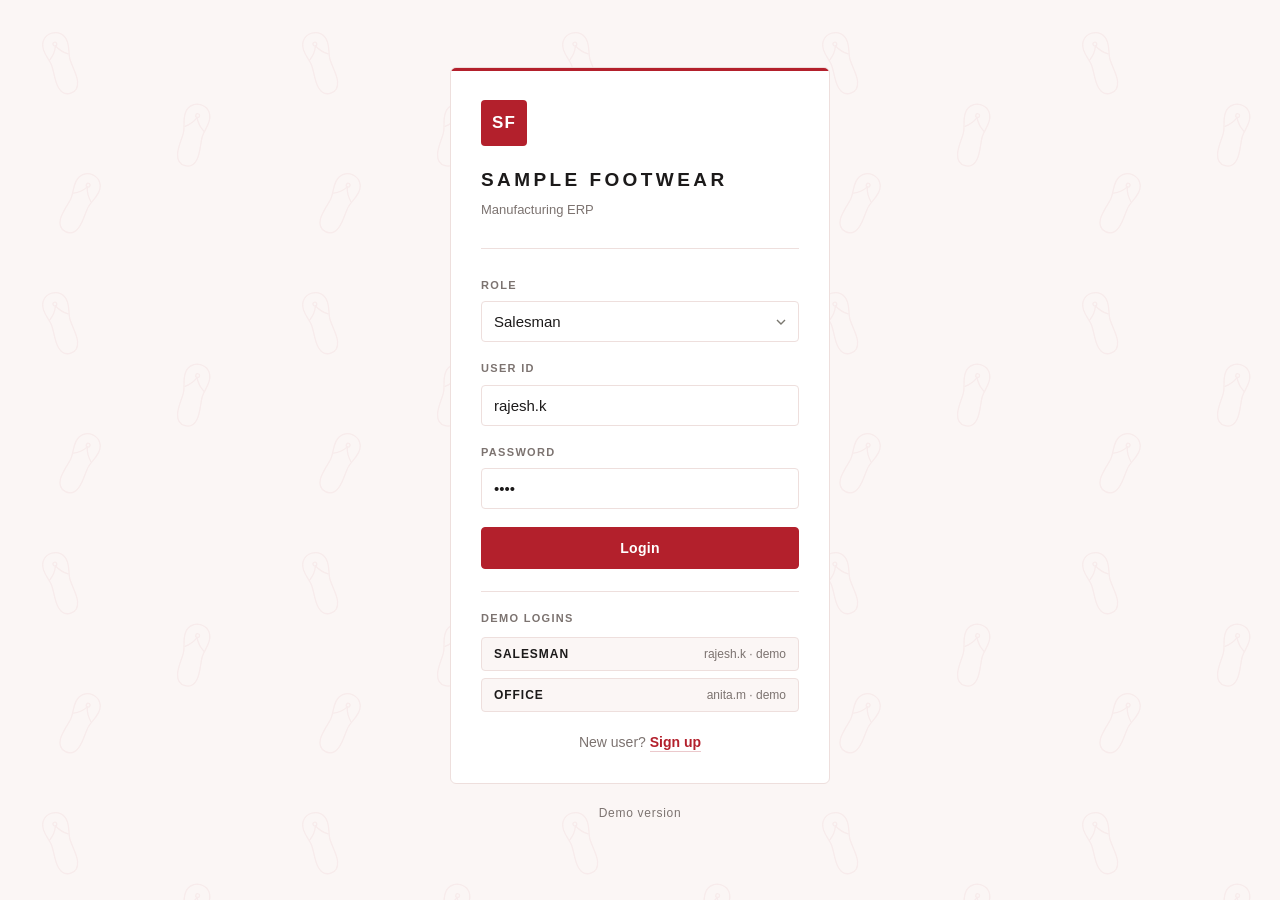
<file: index.html>
<!DOCTYPE html>
<html lang="en">
<head>
<meta charset="UTF-8">
<meta name="viewport" content="width=device-width, initial-scale=1">
<title>Sample Footwear — Sign in</title>
<link rel="icon" href="data:image/svg+xml,%3Csvg%20xmlns%3D%22http%3A%2F%2Fwww.w3.org%2F2000%2Fsvg%22%20viewBox%3D%220%200%2032%2032%22%3E%3Crect%20width%3D%2232%22%20height%3D%2232%22%20rx%3D%226%22%20fill%3D%22%23B3202C%22%2F%3E%3Ctext%20x%3D%2216%22%20y%3D%2222%22%20font-family%3D%22Helvetica%2CArial%2Csans-serif%22%20font-size%3D%2214%22%20font-weight%3D%22bold%22%20fill%3D%22%23FFFFFF%22%20text-anchor%3D%22middle%22%3ESF%3C%2Ftext%3E%3C%2Fsvg%3E">
<link rel="stylesheet" href="css/style.css">
</head>
<body>

<div class="login-wrap">
  <div class="login-card">
    <div class="login-panel">

    <span class="brandmark-badge brandmark-badge-lg">SF</span>
    <h1 class="brand">Sample Footwear</h1>
    <p class="brand-sub">Manufacturing ERP</p>

    <hr class="login-rule">

    <form id="loginForm" novalidate>
      <div class="field">
        <label class="label" for="role">Role</label>
        <select id="role"></select>
        <p class="field-note" id="roleNote" hidden></p>
      </div>

      <div class="field">
        <label class="label" for="userid">User ID</label>
        <input type="text" id="userid" autocomplete="off" autocapitalize="none" spellcheck="false">
      </div>

      <div class="field">
        <label class="label" for="password">Password</label>
        <input type="password" id="password" autocomplete="off">
      </div>

      <p class="login-error" id="loginError" hidden role="alert"></p>

      <button type="submit" class="btn btn-block" id="loginBtn">Login</button>
    </form>

    <div class="login-keys">
      <span class="label">Demo logins</span>
      <button type="button" class="login-key" data-as="rajesh.k">
        <span class="login-key-role">Salesman</span>
        <span class="login-key-id">rajesh.k · demo</span>
      </button>
      <button type="button" class="login-key" data-as="anita.m">
        <span class="login-key-role">Office</span>
        <span class="login-key-id">anita.m · demo</span>
      </button>
    </div>

    <p class="login-alt">
      New user? <a href="#" id="signupLink">Sign up</a>
    </p>

    </div>

    <p class="login-foot">Demo version</p>

  </div>
</div>

<script src="js/data.js"></script>
<script src="js/common.js"></script>
<script src="js/store.js"></script>
<script src="js/login.js"></script>

</body>
</html>
</file>
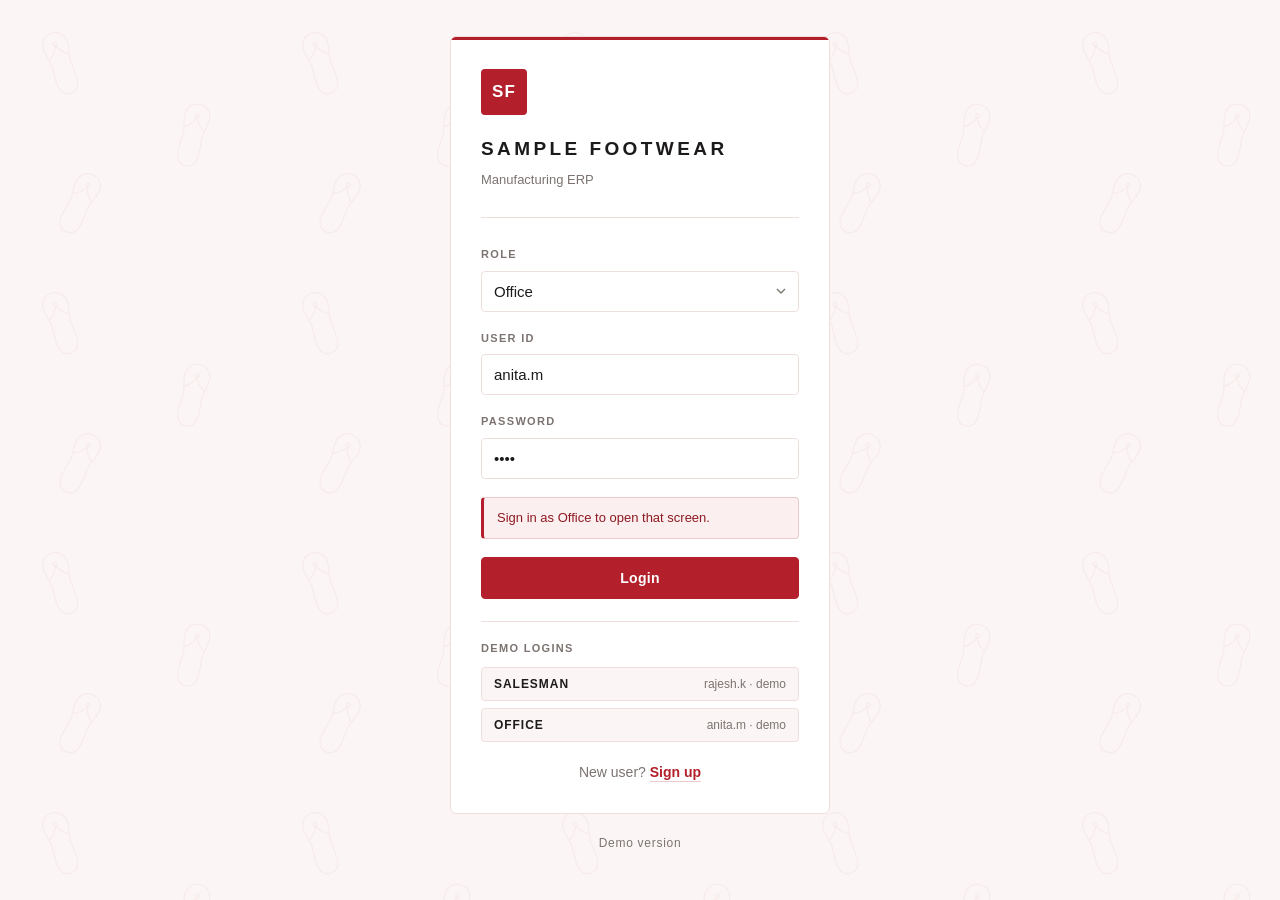
<file: office.html>
<!DOCTYPE html>
<html lang="en">
<head>
<meta charset="UTF-8">
<meta name="viewport" content="width=device-width, initial-scale=1">
<title>Sample Footwear — Office</title>
<link rel="icon" href="data:image/svg+xml,%3Csvg%20xmlns%3D%22http%3A%2F%2Fwww.w3.org%2F2000%2Fsvg%22%20viewBox%3D%220%200%2032%2032%22%3E%3Crect%20width%3D%2232%22%20height%3D%2232%22%20rx%3D%226%22%20fill%3D%22%23B3202C%22%2F%3E%3Ctext%20x%3D%2216%22%20y%3D%2222%22%20font-family%3D%22Helvetica%2CArial%2Csans-serif%22%20font-size%3D%2214%22%20font-weight%3D%22bold%22%20fill%3D%22%23FFFFFF%22%20text-anchor%3D%22middle%22%3ESF%3C%2Ftext%3E%3C%2Fsvg%3E">
<link rel="stylesheet" href="css/style.css">
</head>
<body>

<header class="topbar">
  <div class="topbar-inner">
    <div class="brandmark">
      <span class="brandmark-badge">SF</span>
      <span class="brandmark-text">
        <span class="brandmark-name">Sample Footwear</span>
        <span class="brandmark-role" id="whoami">Office</span>
      </span>
    </div>
    <div class="topbar-right">
      <span class="topbar-date" id="todayDate"></span>
      <button class="signout" id="signOutBtn">Sign out</button>
    </div>
  </div>
</header>

<div class="tabs-wrap">
  <nav class="tabs" id="tabs">
    <button class="tab is-active" data-tab="sales">Sales</button>
    <button class="tab" data-tab="purchase">Purchase</button>
    <button class="tab" data-tab="orders">
      Order
      <span class="tab-badge" id="ordersBadge" hidden>0</span>
    </button>
    <button class="tab" data-tab="products">Products</button>
    <button class="tab" data-tab="admin">Administration</button>
  </nav>
</div>

<main>

  <!-- ================= SALES =================
       Three numbers, then one picture at a time. The dropdown swaps
       what the chart shows rather than stacking every view down the
       page, which is what made this screen hard to take in.
  -->
  <section class="panel" id="panel-sales">

    <div class="section">
      <div class="figures">
        <div class="figure">
          <span class="label">Order book</span>
          <div class="figure-value num" id="kpiBookValue">—</div>
          <div class="figure-note" id="kpiBookNote"></div>
        </div>
        <div class="figure">
          <span class="label">Waiting for you</span>
          <div class="figure-value num" id="kpiPending">—</div>
          <div class="figure-note" id="kpiPendingNote"></div>
        </div>
        <div class="figure">
          <span class="label">Money owed to us</span>
          <div class="figure-value num" id="kpiOutstanding">—</div>
          <div class="figure-note" id="kpiOutstandingNote"></div>
        </div>
      </div>
    </div>

    <div class="section">
      <div class="pickrow">
        <label class="pickrow-label" for="salesView">Show me</label>
        <select id="salesView">
          <option value="credit">Credit used by each dealer</option>
          <option value="dealer">Orders by dealer</option>
          <option value="salesman">Orders by salesman</option>
        </select>
      </div>

      <figure class="chart" id="salesChartWrap">
        <div class="chart-rows" id="salesChart"></div>
      </figure>

      <div class="table-scroll" id="salesTableWrap" hidden>
        <table>
          <thead><tr id="salesHead"></tr></thead>
          <tbody id="salesBody"></tbody>
        </table>
      </div>

      <p class="chart-note" id="salesNote"></p>
    </div>

  </section>

  <!-- ================= PURCHASE ================= -->
  <section class="panel" id="panel-purchase" hidden>

    <div class="section">
      <div class="figures">
        <div class="figure">
          <span class="label">Open orders</span>
          <div class="figure-value num" id="kpiOpenPo">—</div>
          <div class="figure-note" id="kpiOpenPoNote"></div>
        </div>
        <div class="figure">
          <span class="label">Money committed</span>
          <div class="figure-value num" id="kpiPoValue">—</div>
          <div class="figure-note">On orders not yet closed</div>
        </div>
        <div class="figure">
          <span class="label">Need reordering</span>
          <div class="figure-value num" id="kpiReorder">—</div>
          <div class="figure-note" id="kpiReorderNote"></div>
        </div>
      </div>
    </div>

    <div class="section">
      <div class="pickrow">
        <label class="pickrow-label" for="purchaseView">Show me</label>
        <select id="purchaseView">
          <option value="material">What needs buying</option>
          <option value="orders">Purchase orders</option>
          <option value="supplier">Suppliers</option>
        </select>
      </div>

      <figure class="chart" id="purchaseChartWrap">
        <div class="chart-rows" id="purchaseChart"></div>
      </figure>

      <div class="table-scroll" id="purchaseTableWrap" hidden>
        <table>
          <thead><tr id="purchaseHead"></tr></thead>
          <tbody id="purchaseBody"></tbody>
        </table>
      </div>

      <p class="chart-note" id="purchaseNote"></p>
    </div>

  </section>

  <!-- ================= ORDER — the approval desk =================
       One list, not two. The dropdown starts on the orders that need
       a decision, and Approve / Reject sit on the card itself so
       nothing has to be opened first.
  -->
  <section class="panel" id="panel-orders" hidden>

    <div class="section">
      <div class="pickrow">
        <label class="pickrow-label" for="orderView">Show me</label>
        <select id="orderView"></select>
        <span class="pickrow-count" id="orderCount"></span>
      </div>

      <p class="queue-lead" id="queueLead" hidden></p>

      <div class="ord-list" id="ordList"></div>
      <p class="picker-none" id="ordNone" hidden>Nothing here.</p>
    </div>

  </section>

  <!-- ================= PRODUCTS =================
       Add an article here and it is in the salesman's shop
       straight away — on his screen too, if he has it open.
  -->
  <section class="panel" id="panel-products" hidden>

    <div class="section">
      <div class="pickrow">
        <span class="pickrow-label">Our products</span>
        <button class="btn" id="addProductBtn">+ Add a product</button>
        <span class="pickrow-count" id="productCount"></span>
      </div>

      <form class="prodform" id="prodForm" hidden>
        <div class="prodform-grid">

          <div class="field">
            <label class="label" for="pName">Product name</label>
            <input type="text" id="pName" autocomplete="off"
                   placeholder="Gents Monsoon Slipper">
          </div>

          <div class="field">
            <label class="label" for="pCategory">Who is it for</label>
            <select id="pCategory"></select>
          </div>

          <div class="field">
            <label class="label" for="pBrand">Brand</label>
            <select id="pBrand"></select>
          </div>

          <div class="field">
            <label class="label" for="pStyle">Strap</label>
            <select id="pStyle"></select>
          </div>

          <div class="field">
            <label class="label" for="pRate">Dealer rate, per pair</label>
            <input type="number" id="pRate" min="1" step="1" placeholder="195">
          </div>

          <div class="field">
            <label class="label" for="pStock">Stock in godown, pairs per colour</label>
            <input type="number" id="pStock" min="0" step="1" placeholder="120">
          </div>

          <div class="field prodform-wide">
            <span class="label">Colours it comes in</span>
            <div class="checkrow" id="pColours"></div>
          </div>

          <div class="field prodform-wide">
            <span class="label">Photo</span>
            <div class="photorow">
              <div class="photobox" id="pPreview">
                <span class="photobox-empty">No photo yet</span>
              </div>
              <div class="photorow-side">
                <input type="file" id="pPhoto" accept="image/*" class="filepick">
                <label class="btn-ghost" for="pPhoto">Choose a photo</label>
                <button type="button" class="btn-ghost" id="pPhotoClear" hidden>
                  Remove photo
                </button>
                <p class="hint">
                  Optional. Without one we draw the slipper from its strap
                  and colour, the way the rest of the range is drawn.
                </p>
              </div>
            </div>
          </div>

        </div>

        <p class="login-error" id="prodError" hidden role="alert"></p>

        <div class="submit-row">
          <button type="submit" class="btn btn-ok" id="pSave">Save product</button>
          <button type="button" class="btn-ghost" id="pCancel">Cancel</button>
          <span class="hint" id="pCodeNote"></span>
        </div>
      </form>

      <div class="prodlist" id="prodList"></div>
    </div>

  </section>

  <!-- ================= ADMINISTRATION ================= -->
  <section class="panel" id="panel-admin" hidden>

    <div class="section">
      <div class="pickrow">
        <label class="pickrow-label" for="adminView">Show me</label>
        <select id="adminView">
          <option value="users">Staff and their logins</option>
          <option value="dealers">Dealer credit limits</option>
          <option value="brands">Our brands</option>
        </select>
      </div>

      <div class="table-scroll">
        <table>
          <thead><tr id="adminHead"></tr></thead>
          <tbody id="adminBody"></tbody>
        </table>
      </div>
    </div>

    <div class="section">
      <div class="section-head">
        <h2 class="section-title">Start the demo again</h2>
      </div>
      <p class="hint" id="demoDataNote"></p>
      <div class="submit-row">
        <button class="btn-ghost" id="resetDemoBtn">Reset all orders</button>
        <button class="btn-ghost" id="resetProductsBtn">Reset products</button>
      </div>
    </div>

  </section>

</main>

<!-- live word of a change made in another tab -->
<div class="toast" id="toast" hidden role="status" aria-live="polite"></div>

<script src="js/data.js"></script>
<script src="js/common.js"></script>
<script src="js/store.js"></script>
<script src="js/charts.js"></script>
<script src="js/office.js"></script>
</body>
</html>
</file>
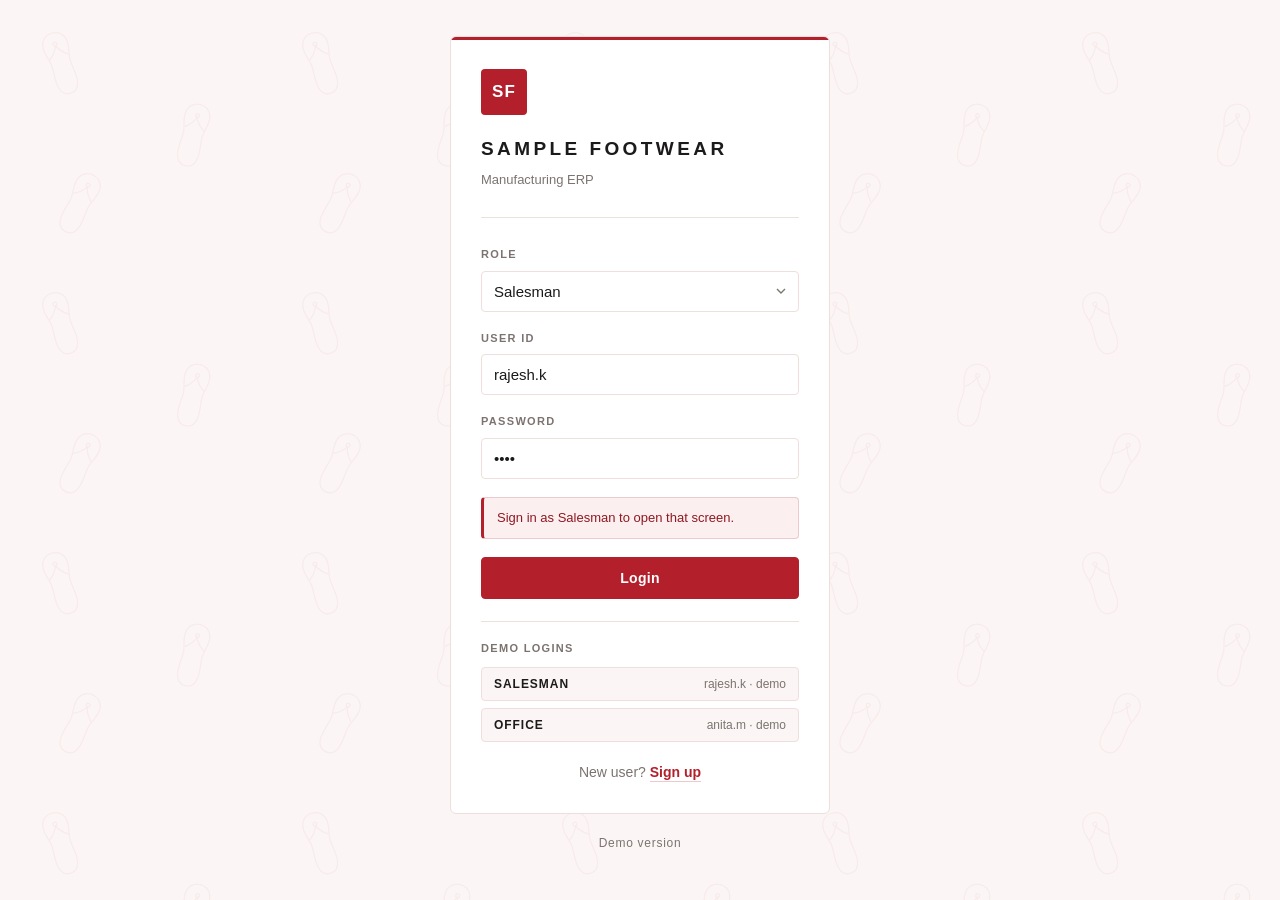
<file: order.html>
<!DOCTYPE html>
<html lang="en">
<head>
<meta charset="UTF-8">
<meta name="viewport" content="width=device-width, initial-scale=1">
<title>Sample Footwear — New Order</title>
<link rel="icon" href="data:image/svg+xml,%3Csvg%20xmlns%3D%22http%3A%2F%2Fwww.w3.org%2F2000%2Fsvg%22%20viewBox%3D%220%200%2032%2032%22%3E%3Crect%20width%3D%2232%22%20height%3D%2232%22%20rx%3D%226%22%20fill%3D%22%23B3202C%22%2F%3E%3Ctext%20x%3D%2216%22%20y%3D%2222%22%20font-family%3D%22Helvetica%2CArial%2Csans-serif%22%20font-size%3D%2214%22%20font-weight%3D%22bold%22%20fill%3D%22%23FFFFFF%22%20text-anchor%3D%22middle%22%3ESF%3C%2Ftext%3E%3C%2Fsvg%3E">
<link rel="stylesheet" href="css/style.css">
</head>
<body>

<header class="topbar">
  <div class="topbar-inner">
    <div class="brandmark">
      <span class="brandmark-badge">SF</span>
      <span class="brandmark-text">
        <span class="brandmark-name">Sample Footwear</span>
        <span class="brandmark-role" id="whoami">Salesman</span>
      </span>
    </div>
    <div class="topbar-right">
      <span class="topbar-date" id="todayDate"></span>
      <button class="bagbtn" id="bagBtn" aria-label="Open order">
        <svg viewBox="0 0 20 20" aria-hidden="true">
          <path d="M4 6h12l-1 11H5L4 6Z" fill="none" stroke="currentColor" stroke-width="1.7" stroke-linejoin="round"/>
          <path d="M7.5 8V5.5a2.5 2.5 0 015 0V8" fill="none" stroke="currentColor" stroke-width="1.7" stroke-linecap="round"/>
        </svg>
        <span class="bagbtn-count" id="bagCount">0</span>
      </button>
      <button class="sound-toggle" id="soundToggle" aria-pressed="true" title="Sound on"></button>
      <button class="signout" id="signOutBtn">Sign out</button>
    </div>
  </div>
</header>

<div class="tabs-wrap">
  <nav class="tabs" id="tabs">
    <button class="tab is-active" data-tab="shop">Shop</button>
    <button class="tab" data-tab="order">Order</button>
    <button class="tab" data-tab="pending">
      Pending Orders
      <span class="tab-badge" id="pendingBadge" hidden>0</span>
    </button>
    <button class="tab" data-tab="customers">My Customers</button>
    <button class="tab" data-tab="stock">Stock</button>
    <button class="tab" data-tab="payments">Payments</button>
  </nav>
</div>

<main>


  <!-- ================= SHOP ================= -->
  <section class="panel" id="panel-shop">

    <div class="shop-search">
      <input type="text" id="shopSearch" autocomplete="off"
             placeholder="Search article code or name">
      <button class="picker-btn" id="shopSearchBtn" aria-label="Search products">
        <svg viewBox="0 0 18 18" aria-hidden="true">
          <circle cx="8" cy="8" r="5.2" fill="none" stroke="currentColor" stroke-width="1.8"/>
          <path d="M12 12l4 4" stroke="currentColor" stroke-width="1.8" stroke-linecap="round"/>
        </svg>
      </button>
    </div>

    <!-- search results replace the whole shop while typing -->
    <div class="section" id="shopResults" hidden>
      <div class="section-head">
        <h2 class="section-title">Search results</h2>
        <span class="hint" id="shopResultsCount"></span>
      </div>
      <div class="card-grid" id="gridResults"></div>
    </div>

    <div id="shopHome">
      <div class="section strip-section">
        <div class="section-head">
          <h2 class="section-title">Explore our companies</h2>
          <span class="hint">Tap a logo to see its range</span>
        </div>
        <div class="logo-rail" id="logoRail">
          <div class="logo-track" id="logoTrack"></div>
        </div>
      </div>

      <div class="section strip-section">
        <div class="section-head">
          <h2 class="section-title">New launches</h2>
          <span class="hint">Swipe for more</span>
        </div>
        <div class="strip" id="stripNew"></div>
      </div>

      <div class="section strip-section">
        <div class="section-head">
          <h2 class="section-title">Fast moving</h2>
          <span class="hint">Swipe for more</span>
        </div>
        <div class="strip" id="stripFast"></div>
      </div>

      <div class="section strip-section">
        <div class="section-head">
          <h2 class="section-title">Clearance — low stock</h2>
          <span class="hint">Order soon</span>
        </div>
        <div class="strip" id="stripLow"></div>
      </div>

      <div class="section">
        <div class="section-head">
          <h2 class="section-title" id="browseTitle">Browse by category</h2>
          <span class="hint" id="shopCount"></span>
        </div>
        <div class="company-active" id="brandActive" hidden>
          <span class="company-active-name" id="brandActiveName"></span>
          <button class="linkbtn" id="brandClear">Show all companies</button>
        </div>
        <nav class="cats" id="shopCats"></nav>
        <div class="card-grid" id="gridAll"></div>
      </div>
    </div>

  </section>

  <!-- ================= ORDER ================= -->
  <section class="panel" id="panel-order" hidden>

    <!-- 1. CUSTOMER -->
    <div class="section">
      <div class="section-head">
        <h2 class="section-title"><span class="step">01</span>Customer</h2>
      </div>
      <select id="customerSelect">
        <option value="">Select a dealer</option>
      </select>

      <div class="figures" id="customerFigures" hidden>
        <div class="figure">
          <span class="label">Credit limit</span>
          <div class="figure-value num" id="figCredit">—</div>
        </div>
        <div class="figure">
          <span class="label">Outstanding</span>
          <div class="figure-value num" id="figOutstanding">—</div>
          <div class="figure-note" id="figOutstandingNote"></div>
        </div>
        <div class="figure">
          <span class="label">Overdue</span>
          <div class="figure-value num" id="figOverdue">—</div>
        </div>
      </div>
    </div>

    <!-- 2. ADD PRODUCTS — searchable dropdown with images -->
    <div class="section section-dropdown">
      <div class="section-head">
        <h2 class="section-title"><span class="step">02</span>Add products</h2>
        <span class="hint">Search a code or name, or browse the shop</span>
      </div>

      <div class="picker" id="picker">
        <div class="picker-field">
          <input type="text" id="pickerSearch" autocomplete="off"
                 placeholder="Search article code or name">
          <button class="picker-btn" id="pickerBtn" aria-label="Search products">
            <svg viewBox="0 0 18 18" aria-hidden="true">
              <circle cx="8" cy="8" r="5.2" fill="none" stroke="currentColor" stroke-width="1.8"/>
              <path d="M12 12l4 4" stroke="currentColor" stroke-width="1.8" stroke-linecap="round"/>
            </svg>
          </button>
        </div>

        <div class="picker-panel" id="pickerPanel" hidden>
          <div class="picker-head">
            <div class="picker-cats" id="pickerCats"></div>
            <button type="button" class="picker-close" id="pickerClose"
                    aria-label="Close product list">
              <svg viewBox="0 0 16 16" aria-hidden="true">
                <path d="M4 4l8 8M12 4l-8 8" fill="none" stroke="currentColor"
                      stroke-width="1.8" stroke-linecap="round"/>
              </svg>
            </button>
          </div>

          <div class="picker-list" id="pickerList"></div>

          <div class="picker-foot">
            <span class="picker-foot-info" id="pickerFootInfo">Nothing added yet</span>
            <button type="button" class="btn picker-done" id="pickerDone">Done</button>
          </div>
        </div>
      </div>
    </div>

    <!-- 3. SELECTED ITEMS -->
    <div class="section">
      <div class="section-head">
        <h2 class="section-title"><span class="step">03</span>Items in this order</h2>
        <span class="hint" id="selCount"></span>
      </div>

      <div id="selEmpty" class="empty">
        No products yet. Search above, or <button class="linkbtn" id="goShop">browse the shop</button> to add products.
      </div>
      <div class="sel-list" id="selList"></div>

      <div class="sum" id="sumBox" hidden>
        <div class="sum-row"><span>Total boxes</span><span class="num" id="sumBoxes">0</span></div>
        <div class="sum-row"><span>Total pairs</span><span class="num" id="sumPairs">0</span></div>
        <div class="sum-row sum-total"><span>Order value</span><span class="num" id="sumValue">₹0</span></div>
      </div>

      <div class="credit" id="creditBox" hidden>
        <div class="credit-row"><span>Credit limit</span><span class="num" id="crLimit"></span></div>
        <div class="credit-row"><span>Less outstanding</span><span class="num" id="crOut"></span></div>
        <div class="credit-row"><span>Less this order</span><span class="num" id="crOrder"></span></div>
        <div class="credit-row credit-total" id="crHeadroomRow">
          <span>Credit remaining</span><span class="num" id="crHeadroom"></span>
        </div>
        <p class="credit-flag" id="crFlag" hidden></p>
      </div>

      <div class="submit-row">
        <button class="btn" id="submitBtn" disabled>Submit order</button>
        <span class="hint warn" id="submitHint" hidden></span>
        <span class="hint" id="submitNote">You can check everything on the next screen before it is placed.</span>
      </div>
    </div>

  </section>

  <!-- ================= REVIEW — the order list before it is placed ========= -->
  <section class="panel" id="panel-review" hidden>

    <div class="section">
      <div class="section-head">
        <h2 class="section-title">Order summary — check before placing</h2>
        <button class="btn" id="reviewBack">&larr; Back to edit</button>
      </div>

      <div class="review-head">
        <div class="review-dealer">
          <span class="label">Dealer</span>
          <div class="review-dealer-name" id="reviewCustomer">—</div>
          <div class="review-dealer-place" id="reviewPlace"></div>
        </div>
        <div class="review-stamp">
          <span class="label">Order date</span>
          <div class="review-stamp-value" id="reviewDate"></div>
        </div>
      </div>

      <div class="table-scroll">
        <table>
          <thead>
            <tr>
              <th>Product</th>
              <th>Colour</th>
              <th>Size ratio</th>
              <th>Boxes</th>
              <th>Pairs</th>
              <th>Value</th>
            </tr>
          </thead>
          <tbody id="reviewBody"></tbody>
        </table>
      </div>

      <div class="sum">
        <div class="sum-row"><span>Total boxes</span><span class="num" id="revBoxes">0</span></div>
        <div class="sum-row"><span>Total pairs</span><span class="num" id="revPairs">0</span></div>
        <div class="sum-row sum-total"><span>Order value</span><span class="num" id="revValue">&#8377;0</span></div>
      </div>

      <p class="credit-flag" id="revFlag" hidden></p>

      <div class="submit-row">
        <button class="btn" id="placeBtn">Place order</button>
        <div class="confirm" id="confirmMsg" hidden></div>
      </div>
    </div>

  </section>

  <!-- ================= PENDING ORDERS ================= -->
  <section class="panel" id="panel-pending" hidden>
    <div class="section">
      <div class="section-head">
        <h2 class="section-title">Pending orders</h2>
        <span class="hint" id="pendingCount"></span>
      </div>

      <p class="queue-lead" id="decisionLead" hidden></p>

      <div class="pickrow">
        <label class="pickrow-label" for="ordFilter">Show me</label>
        <select id="ordFilter"></select>
        <span class="pickrow-count" id="ordFilterCount"></span>
      </div>
      <div class="ord-list" id="ordList"></div>
      <p class="picker-none" id="ordNone" hidden>No orders with that status.</p>
    </div>
  </section>

  <!-- ================= MY CUSTOMERS ================= -->
  <section class="panel" id="panel-customers" hidden>
    <div class="section">
      <div class="section-head">
        <h2 class="section-title">My customers</h2>
      </div>
      <div class="table-scroll">
        <table>
          <thead>
            <tr>
              <th>Dealer</th>
              <th>Credit limit</th>
              <th>Outstanding</th>
              <th>Last order</th>
            </tr>
          </thead>
          <tbody id="customersBody"></tbody>
        </table>
      </div>
    </div>
  </section>

  <!-- ================= STOCK ================= -->
  <section class="panel" id="panel-stock" hidden>
    <div class="section">
      <div class="section-head">
        <h2 class="section-title">Godown stock — pairs available</h2>
      </div>
      <div class="table-scroll">
        <table>
          <thead>
            <tr id="stockHead"></tr>
          </thead>
          <tbody id="stockBody"></tbody>
        </table>
      </div>
    </div>
  </section>

  <!-- ================= PAYMENTS ================= -->
  <section class="panel" id="panel-payments" hidden>
    <div class="section">
      <div class="section-head">
        <h2 class="section-title">Outstanding payments</h2>
      </div>
      <div class="table-scroll">
        <table>
          <thead>
            <tr>
              <th>Customer</th>
              <th>Invoice</th>
              <th>Amount</th>
              <th>Overdue</th>
            </tr>
          </thead>
          <tbody id="paymentsBody"></tbody>
        </table>
      </div>
    </div>
  </section>

</main>

<!-- sticky shortcut to the order, shown on the shop once something is in it -->
<div class="bagbar" id="bagBar" hidden>
  <span class="bagbar-info">
    <strong id="bagBarCount">0 items</strong>
    <span class="bagbar-value num" id="bagBarValue">₹0</span>
  </span>
  <button class="btn" id="bagBarGo">View order →</button>
</div>

<!-- ORDER PLACED — animated confirmation -->
<div class="success-overlay" id="successOverlay" hidden>
  <div class="success-card">
    <svg class="success-mark" viewBox="0 0 120 120" aria-hidden="true">
      <circle class="success-ring" cx="60" cy="60" r="54"></circle>
      <circle class="success-disc" cx="60" cy="60" r="54"></circle>
      <path class="success-tick" d="M38 61 L53 76 L83 46"></path>
    </svg>
    <h2 class="success-title">Order placed</h2>
    <p class="success-sub" id="successSub">Sent to office for approval</p>
    <div class="success-order" id="successOrderNo">SO-2451</div>
    <div class="success-meta" id="successMeta"></div>
    <div class="success-actions">
      <button class="btn success-done" id="successDone">View pending orders</button>
      <button class="btn-ghost" id="successNew">Start new order</button>
    </div>
  </div>
</div>

<!-- live word of an office decision made in another tab -->
<div class="toast" id="toast" hidden role="status" aria-live="polite"></div>

<script src="js/data.js"></script>
<script src="js/common.js"></script>
<script src="js/store.js"></script>
<script src="js/app.js"></script>
</body>
</html>
</file>
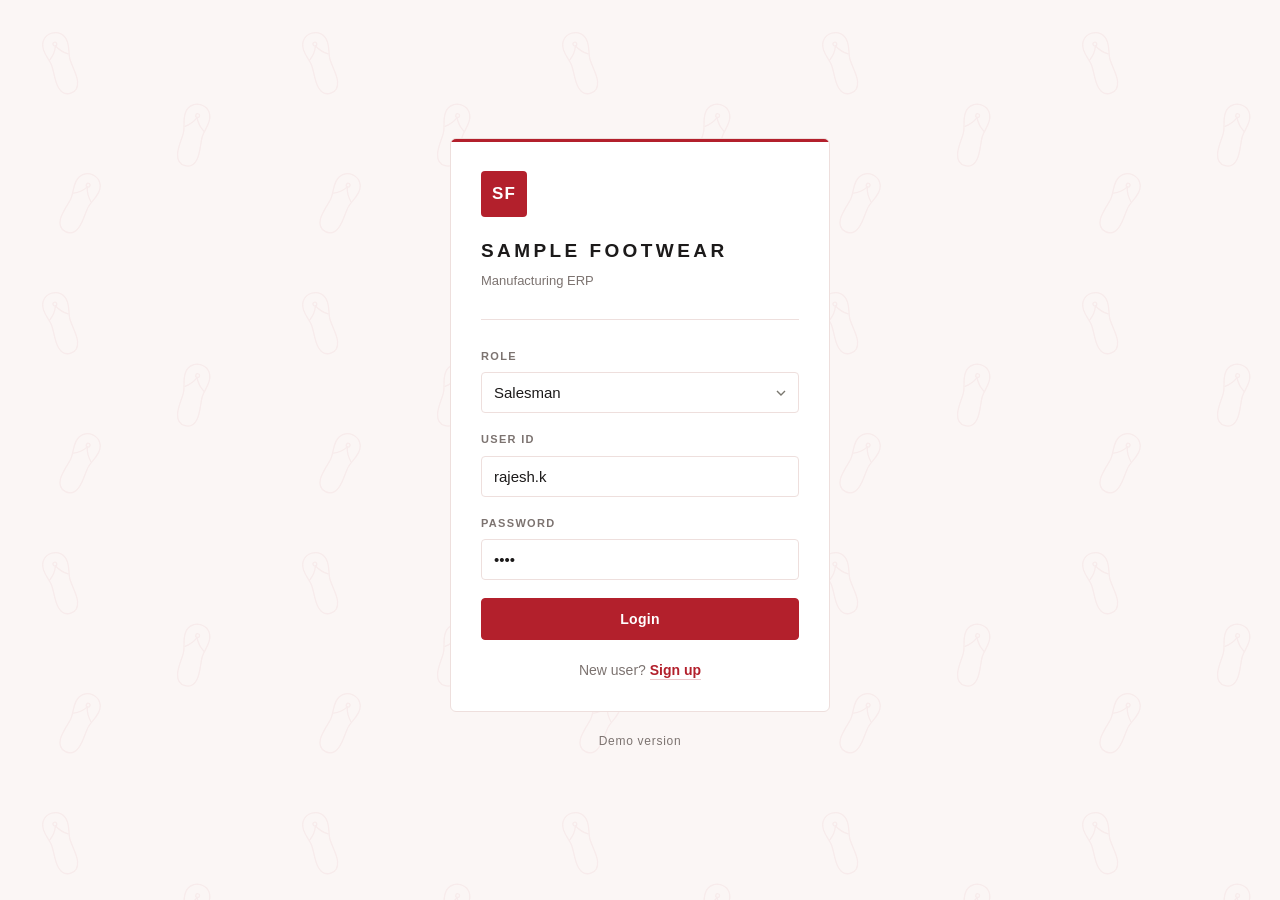
<file: standalone/index-standalone.html>
<!DOCTYPE html>
<html lang="en">
<head>
<meta charset="UTF-8">
<meta name="viewport" content="width=device-width, initial-scale=1">
<title>Sample Footwear — Sign in</title>
<link rel="icon" href="data:image/svg+xml,%3Csvg%20xmlns%3D%22http%3A%2F%2Fwww.w3.org%2F2000%2Fsvg%22%20viewBox%3D%220%200%2032%2032%22%3E%3Crect%20width%3D%2232%22%20height%3D%2232%22%20rx%3D%226%22%20fill%3D%22%23B3202C%22%2F%3E%3Ctext%20x%3D%2216%22%20y%3D%2222%22%20font-family%3D%22Helvetica%2CArial%2Csans-serif%22%20font-size%3D%2214%22%20font-weight%3D%22bold%22%20fill%3D%22%23FFFFFF%22%20text-anchor%3D%22middle%22%3ESF%3C%2Ftext%3E%3C%2Fsvg%3E">
<style>
/* ============================================================
   SAMPLE FOOTWEAR ERP — stylesheet
   Minimal, warm, off-white. Hairline rules, no shadows.
   ============================================================ */

:root {
  --bg: #FBF6F5;
  --surface: #FFFFFF;
  --text: #1C1A1A;
  --muted: #7C7370;
  --border: #EEDFDD;

  --accent: #B3202C;        /* brand red — buttons, active states, key numbers */
  --accent-dark: #8E1922;   /* pressed / hover */
  --accent-soft: #FCEFEF;
  --accent-line: #EBC9CC;
  --on-accent: #FFFFFF;

  --warning: #B4741A;       /* amber — low stock, overdue. kept distinct from brand red */
  --warning-soft: #FBF2E4;

  --success: #B3202C;       /* confirmed / ready — brand red, per the house style */

  --ok: #2E7150;            /* green — used only for a delivered order */
  --ok-soft: #EDF5F0;

  /* product colours, used by the chappal illustrations */
  --pc-black: #262322;
  --pc-brown: #6B4429;
  --pc-blue: #2B4C7E;

  --radius: 4px;
  --font: "Inter", -apple-system, BlinkMacSystemFont, "Segoe UI", Roboto,
    "Helvetica Neue", Arial, sans-serif;

  --ease: cubic-bezier(0.22, 0.61, 0.36, 1);
}

* {
  box-sizing: border-box;
}

/* keep the hidden attribute authoritative over any display: rule below */
[hidden] {
  display: none !important;
}

html {
  -webkit-text-size-adjust: 100%;
}

body {
  margin: 0;
  background: var(--bg);
  color: var(--text);
  font-family: var(--font);
  font-size: 15px;
  line-height: 1.5;
  -webkit-font-smoothing: antialiased;
}

/* ---------- shared type ---------- */

.label {
  display: block;
  font-size: 11px;
  font-weight: 600;
  letter-spacing: 0.12em;
  text-transform: uppercase;
  color: var(--muted);
  margin-bottom: 8px;
}

.num {
  font-variant-numeric: tabular-nums;
  font-feature-settings: "tnum" 1;
}

/* ---------- form controls ---------- */

input[type="text"],
input[type="password"],
input[type="number"],
select {
  width: 100%;
  padding: 11px 12px;
  font-family: inherit;
  font-size: 15px;
  color: var(--text);
  background: var(--surface);
  border: 1px solid var(--border);
  border-radius: var(--radius);
  outline: none;
  appearance: none;
  -webkit-appearance: none;
}

input:focus,
select:focus {
  border-color: var(--accent);
}

select {
  background-image: url("data:image/svg+xml,%3Csvg xmlns='http://www.w3.org/2000/svg' width='10' height='6' viewBox='0 0 10 6'%3E%3Cpath d='M1 1l4 4 4-4' fill='none' stroke='%237A776F' stroke-width='1.4'/%3E%3C/svg%3E");
  background-repeat: no-repeat;
  background-position: right 12px center;
  padding-right: 32px;
}

/* iOS Safari zooms the page whenever a text field it focuses is under 16px,
   which shunts the layout sideways on every tap into a search box. Touch
   devices get 16px so that never fires. Selects are deliberately left out:
   they open a native picker rather than zooming, and the item rows rely on
   their compact size. */
@media (pointer: coarse) {
  input[type="text"],
  input[type="password"],
  input[type="number"] {
    font-size: 16px;
  }
}

button {
  font-family: inherit;
  font-size: 14px;
  cursor: pointer;
  border-radius: var(--radius);
}

.btn {
  display: inline-block;
  padding: 12px 22px;
  font-weight: 600;
  letter-spacing: 0.02em;
  background: var(--accent);
  color: var(--on-accent);
  border: 1px solid var(--accent);
}

.btn:hover {
  background: var(--accent-dark);
}

.btn:disabled {
  background: transparent;
  color: var(--muted);
  border-color: var(--border);
  cursor: not-allowed;
}

.btn-ghost {
  background: transparent;
  color: var(--text);
  border: 1px solid var(--border);
  padding: 12px 22px;
  font-weight: 600;
}

.btn-ghost:hover {
  border-color: var(--accent);
  color: var(--accent);
}

.btn-block {
  width: 100%;
}

/* an inline text link that happens to be a button — used mid-sentence,
   so it must not carry the browser's default button chrome */
.linkbtn {
  padding: 0;
  background: none;
  border: 0;
  border-radius: 0;
  font-family: inherit;
  font-size: inherit;
  font-weight: 600;
  color: var(--accent);
  text-decoration: underline;
  text-underline-offset: 2px;
  transition: color 0.15s var(--ease);
}

.linkbtn:hover { color: var(--accent-dark); }

/* a real button sitting in a section head aligns to the line, not the
   baseline the heading beside it uses */
.section-head .btn,
.section-head .btn-ghost {
  align-self: center;
}

/* ============================================================
   LOGIN
   ============================================================ */

.login-wrap {
  background-image: url("data:image/svg+xml,%3Csvg%20xmlns%3D%22http%3A%2F%2Fwww.w3.org%2F2000%2Fsvg%22%20width%3D%22260%22%20height%3D%22260%22%20viewBox%3D%220%200%20260%20260%22%3E%3Cg%20fill%3D%22none%22%20stroke%3D%22%23B3202C%22%20stroke-width%3D%223%22%20opacity%3D%220.05%22%20stroke-linecap%3D%22round%22%3E%3Cg%20transform%3D%22translate%2862%2066%29%20rotate%28-18%29%20scale%280.42%29%20translate%28-50%20-94%29%22%3E%3Cpath%20d%3D%22M50%2012c17%200%2030%2012%2030%2032%200%2016-6%2026-7%2040-1%2016%205%2038%201%2056-3%2014-12%2022-24%2022s-21-8-24-22c-4-18%202-40%201-56-1-14-7-24-7-40%200-20%2013-32%2030-32Z%22%2F%3E%3Cpath%20d%3D%22M50%2044C45%2055%2038%2064%2027%2071%22%2F%3E%3Cpath%20d%3D%22M50%2044c5%2011%2012%2020%2023%2027%22%2F%3E%3Ccircle%20cx%3D%2250%22%20cy%3D%2239%22%20r%3D%224.5%22%2F%3E%3C%2Fg%3E%3Cg%20transform%3D%22translate%28192%20138%29%20rotate%2814%29%20scale%280.42%29%20translate%28-50%20-94%29%22%3E%3Cpath%20d%3D%22M50%2012c17%200%2030%2012%2030%2032%200%2016-6%2026-7%2040-1%2016%205%2038%201%2056-3%2014-12%2022-24%2022s-21-8-24-22c-4-18%202-40%201-56-1-14-7-24-7-40%200-20%2013-32%2030-32Z%22%2F%3E%3Cpath%20d%3D%22M50%2044C45%2055%2038%2064%2027%2071%22%2F%3E%3Cpath%20d%3D%22M50%2044c5%2011%2012%2020%2023%2027%22%2F%3E%3Ccircle%20cx%3D%2250%22%20cy%3D%2239%22%20r%3D%224.5%22%2F%3E%3C%2Fg%3E%3Cg%20transform%3D%22translate%2878%20206%29%20rotate%2826%29%20scale%280.42%29%20translate%28-50%20-94%29%22%3E%3Cpath%20d%3D%22M50%2012c17%200%2030%2012%2030%2032%200%2016-6%2026-7%2040-1%2016%205%2038%201%2056-3%2014-12%2022-24%2022s-21-8-24-22c-4-18%202-40%201-56-1-14-7-24-7-40%200-20%2013-32%2030-32Z%22%2F%3E%3Cpath%20d%3D%22M50%2044C45%2055%2038%2064%2027%2071%22%2F%3E%3Cpath%20d%3D%22M50%2044c5%2011%2012%2020%2023%2027%22%2F%3E%3Ccircle%20cx%3D%2250%22%20cy%3D%2239%22%20r%3D%224.5%22%2F%3E%3C%2Fg%3E%3C%2Fg%3E%3C%2Fsvg%3E");
  background-size: 260px 260px;
  background-repeat: repeat;
  min-height: 100vh;
  min-height: 100dvh;
  display: flex;
  align-items: center;
  justify-content: center;
  padding: 32px 20px;
}

.login-card {
  width: 100%;
  max-width: 380px;
}

.login-panel {
  background: var(--surface);
  border: 1px solid var(--border);
  border-radius: 6px;
  padding: 32px 30px 30px;
}

/* a red rule across the top edge of the panel */
.login-panel {
  position: relative;
  overflow: hidden;
}

.login-panel::before {
  content: "";
  position: absolute;
  inset: 0 0 auto 0;
  height: 3px;
  background: var(--accent);
}


.brand {
  font-size: 19px;
  font-weight: 700;
  letter-spacing: 0.18em;
  text-transform: uppercase;
  margin: 0;
}

.brand-sub {
  font-size: 13px;
  color: var(--muted);
  margin: 6px 0 0;
}

.login-rule {
  height: 1px;
  background: var(--border);
  border: 0;
  margin: 28px 0;
}

.field {
  margin-bottom: 18px;
}

.login-alt {
  margin: 20px 0 0;
  font-size: 14px;
  color: var(--muted);
  text-align: center;
}

.login-alt a {
  color: var(--accent);
  font-weight: 600;
  text-decoration: none;
  border-bottom: 1px solid var(--accent-line);
  padding-bottom: 1px;
}

.login-alt a:hover {
  border-bottom-color: var(--accent);
}

.login-foot {
  margin-top: 20px;
  text-align: center;
  font-size: 12px;
  color: var(--muted);
  letter-spacing: 0.06em;
}

/* ============================================================
   APP SHELL
   ============================================================ */

.topbar {
  background: var(--accent);
  color: #FFFFFF;
}

.topbar-inner {
  max-width: 1060px;
  margin: 0 auto;
  padding: 14px 24px;
  display: flex;
  align-items: center;
  justify-content: space-between;
  gap: 16px;
}

.brandmark {
  display: flex;
  align-items: center;
  gap: 12px;
  min-width: 0;
}

.brandmark-badge {
  flex: 0 0 auto;
  display: inline-flex;
  align-items: center;
  justify-content: center;
  width: 32px;
  height: 32px;
  border-radius: var(--radius);
  background: #FFFFFF;
  color: var(--accent);
  font-size: 13px;
  font-weight: 800;
  letter-spacing: 0.06em;
}

.brandmark-text {
  display: flex;
  flex-direction: column;
  min-width: 0;
}

.brandmark-name {
  font-size: 15px;
  font-weight: 700;
  letter-spacing: 0.1em;
  text-transform: uppercase;
  line-height: 1.2;
  white-space: nowrap;
}

.brandmark-role {
  font-size: 12px;
  color: rgba(255, 255, 255, 0.78);
  line-height: 1.3;
  white-space: nowrap;
}

/* large variant, on a light panel: inverted from the top-bar badge.
   Must come after .brandmark-badge — equal specificity, source order wins. */
.brandmark-badge-lg {
  width: 46px;
  height: 46px;
  font-size: 17px;
  background: var(--accent);
  color: #FFFFFF;
  margin-bottom: 20px;
}

.topbar-right {
  display: flex;
  align-items: center;
  gap: 14px;
}

.topbar-date {
  font-size: 13px;
  color: rgba(255, 255, 255, 0.8);
  white-space: nowrap;
}

.sound-toggle {
  display: inline-flex;
  align-items: center;
  justify-content: center;
  width: 30px;
  height: 30px;
  padding: 0;
  background: transparent;
  border: 1px solid rgba(255, 255, 255, 0.35);
  color: rgba(255, 255, 255, 0.75);
}

.sound-toggle:hover {
  border-color: #FFFFFF;
  color: #FFFFFF;
}

.sound-toggle.is-on {
  color: var(--accent);
  background: #FFFFFF;
  border-color: #FFFFFF;
}

.sound-toggle svg {
  width: 15px;
  height: 15px;
  display: block;
}

.tabs {
  max-width: 1060px;
  margin: 0 auto;
  padding: 0 24px;
  display: flex;
  gap: 28px;
  overflow-x: auto;
  scrollbar-width: none;
}

.tabs::-webkit-scrollbar {
  display: none;
}

.tabs-wrap {
  border-bottom: 1px solid var(--border);
  background: var(--surface);
}

.tab {
  background: none;
  border: 0;
  border-bottom: 2px solid transparent;
  padding: 12px 0 10px;
  margin-bottom: -1px;
  font-size: 13px;
  font-weight: 600;
  letter-spacing: 0.06em;
  text-transform: uppercase;
  color: var(--muted);
  white-space: nowrap;
  border-radius: 0;
}

.tab:hover {
  color: var(--text);
}

.tab.is-active {
  color: var(--accent);
  border-bottom-color: var(--accent);
}

main {
  max-width: 1060px;
  margin: 0 auto;
  padding: 32px 24px 80px;
}

.panel[hidden] {
  display: none;
}

/* ---------- sections ---------- */

.section {
  padding: 28px 0;
  border-top: 1px solid var(--border);
}

.section:first-child {
  border-top: 0;
  padding-top: 0;
}

/* The entrance animation uses animation-fill-mode: both, which leaves every
   .section with a computed identity matrix instead of transform:none — and a
   non-none transform creates a stacking context. Later sections would then
   paint over the picker dropdown (and swallow its clicks), whatever z-index
   the panel carries. Lifting this section's own context fixes both. */
.section-dropdown {
  position: relative;
  z-index: 5;
}

.section-head {
  display: flex;
  align-items: baseline;
  justify-content: space-between;
  gap: 12px;
  margin-bottom: 18px;
}

.section-title {
  display: flex;
  align-items: center;
  font-size: 11px;
  font-weight: 600;
  letter-spacing: 0.12em;
  text-transform: uppercase;
  color: var(--muted);
  margin: 0;
}

.step {
  display: inline-flex;
  align-items: center;
  justify-content: center;
  width: 20px;
  height: 20px;
  margin-right: 10px;
  border-radius: 3px;
  background: var(--accent);
  color: #FFFFFF;
  font-size: 10px;
  font-weight: 800;
  letter-spacing: 0;
  vertical-align: middle;
}

/* ---------- customer figures ---------- */

.figures {
  display: grid;
  grid-template-columns: repeat(3, 1fr);
  gap: 1px;
  background: var(--border);
  border: 1px solid var(--border);
  border-radius: var(--radius);
  margin-top: 18px;
  overflow: hidden;
}

.figure {
  background: var(--surface);
  padding: 16px 18px;
}

.figure .label {
  margin-bottom: 6px;
}

.figure-value {
  font-size: 24px;
  font-weight: 700;
  letter-spacing: -0.01em;
  line-height: 1.2;
}

.figure-note {
  font-size: 12px;
  color: var(--muted);
  margin-top: 2px;
}

/* ---------- two-column grid ---------- */

.grid-2 {
  display: grid;
  grid-template-columns: 1fr 1fr;
  gap: 20px;
}

/* ---------- bag button in the top bar ---------- */

.bagbtn {
  position: relative;
  display: inline-flex;
  align-items: center;
  justify-content: center;
  width: 34px;
  height: 34px;
  padding: 0;
  background: transparent;
  border: 1px solid rgba(255, 255, 255, 0.35);
  color: #FFFFFF;
  transition: background-color 0.18s var(--ease), border-color 0.18s var(--ease);
}

.bagbtn:hover {
  background: rgba(255, 255, 255, 0.14);
  border-color: #FFFFFF;
}

.bagbtn svg { width: 19px; height: 19px; display: block; }

.bagbtn-count {
  position: absolute;
  top: -7px;
  right: -7px;
  min-width: 18px;
  height: 18px;
  padding: 0 5px;
  border-radius: 9px;
  background: #FFFFFF;
  color: var(--accent);
  font-size: 11px;
  font-weight: 800;
  line-height: 18px;
  text-align: center;
  font-variant-numeric: tabular-nums;
}

.bagbtn:not(.has-items) .bagbtn-count {
  background: rgba(255, 255, 255, 0.28);
  color: #FFFFFF;
}

/* ---------- shop ---------- */

.shop-search {
  display: flex;
  gap: 8px;
  max-width: 560px;
  margin-bottom: 4px;
}

.shop-search input { flex: 1 1 auto; }

.picker-btn {
  flex: 0 0 auto;
  width: 46px;
  display: inline-flex;
  align-items: center;
  justify-content: center;
  background: var(--accent);
  color: var(--on-accent);
  border: 1px solid var(--accent);
  transition: background-color 0.18s var(--ease), transform 0.12s var(--ease);
}

.picker-btn:hover { background: var(--accent-dark); }
.picker-btn:active { transform: scale(0.95); }
.picker-btn svg { width: 17px; height: 17px; display: block; }

/* ---------- product picker (order page dropdown) ---------- */

.picker {
  position: relative;
  max-width: 560px;
}

.picker-field {
  display: flex;
  gap: 8px;
}

.picker-field input {
  flex: 1 1 auto;
}

.picker-panel {
  position: absolute;
  z-index: 30;
  top: calc(100% + 6px);
  left: 0;
  right: 0;
  background: var(--surface);
  border: 1px solid var(--border);
  border-radius: var(--radius);
  overflow: hidden;
  box-shadow: 0 12px 28px rgba(28, 26, 26, 0.10);
  animation: panelIn 0.18s var(--ease) both;
}

.picker-head {
  display: flex;
  align-items: center;
  gap: 8px;
  padding: 10px 12px;
  border-bottom: 1px solid var(--border);
}

.picker-cats {
  display: flex;
  gap: 6px;
  flex: 1 1 auto;
  min-width: 0;
  overflow-x: auto;
  scrollbar-width: none;
}

.picker-cats::-webkit-scrollbar { display: none; }

.picker-close {
  flex: 0 0 auto;
  display: inline-flex;
  align-items: center;
  justify-content: center;
  width: 30px;
  height: 30px;
  padding: 0;
  background: transparent;
  border: 1px solid var(--border);
  color: var(--muted);
  transition: color 0.15s var(--ease), border-color 0.15s var(--ease);
}

.picker-close:hover {
  color: var(--accent);
  border-color: var(--accent-line);
}

.picker-close svg { width: 14px; height: 14px; display: block; }

.pcat {
  padding: 5px 12px;
  font-size: 12px;
  font-weight: 600;
  color: var(--muted);
  background: transparent;
  border: 1px solid var(--border);
  border-radius: 20px;
  transition: color 0.15s var(--ease), border-color 0.15s var(--ease),
    background-color 0.15s var(--ease);
}

.pcat:hover { color: var(--text); }

.pcat.is-active {
  color: var(--on-accent);
  background: var(--accent);
  border-color: var(--accent);
}

.picker-list {
  max-height: 340px;
  overflow-y: auto;
}

.picker-list .picker-none { padding: 20px 14px; }

/* ---------- picker as a full-screen sheet (phones) ---------- */

/* A transformed ancestor becomes the containing block for position: fixed,
   so the sheet would be pinned inside the page instead of to the screen.
   Both the section and the panel entrances use fill-mode: both, which leaves
   an identity matrix on them for good. Clearing it with !important outranks
   the animation without cancelling it — cancelling would replay every
   entrance the moment the sheet closed. */
body.picker-sheet main,
body.picker-sheet .panel,
body.picker-sheet .section {
  transform: none !important;
}

/* the page underneath must not scroll away while the sheet is up */
body.is-locked {
  position: fixed;
  left: 0;
  right: 0;
  width: 100%;
}

.picker.is-sheet {
  position: fixed;
  inset: 0;
  z-index: 50;
  display: flex;
  flex-direction: column;
  background: var(--surface);
  animation: sheetIn 0.22s var(--ease) both;
}

/* the field comes along, so focusing it can never scroll the page
   out from under the sheet */
.picker.is-sheet .picker-field {
  flex: 0 0 auto;
  padding: 10px 12px;
  padding-top: calc(10px + env(safe-area-inset-top, 0px));
  border-bottom: 1px solid var(--border);
}

.picker.is-sheet .picker-panel {
  position: static;
  flex: 1 1 auto;
  display: flex;
  flex-direction: column;
  min-height: 0;
  max-height: none;
  border: 0;
  border-radius: 0;
  box-shadow: none;
  animation: none;
}

.picker.is-sheet .picker-head,
.picker.is-sheet .picker-foot { flex: 0 0 auto; }

.picker.is-sheet .picker-list {
  flex: 1 1 auto;
  min-height: 0;
  max-height: none;
}

.picker.is-sheet .picker-foot {
  padding-bottom: calc(10px + env(safe-area-inset-bottom, 0px));
}

.picker.is-sheet .picker-close { width: 34px; height: 34px; }
.picker.is-sheet .picker-done { padding: 10px 22px; font-size: 14px; }

.prow {
  display: flex;
  align-items: center;
  gap: 14px;
  width: 100%;
  padding: 10px 14px;
  background: transparent;
  border: 0;
  border-bottom: 1px solid var(--border);
  border-radius: 0;
  text-align: left;
  font-family: inherit;
  color: var(--text);
  cursor: pointer;
  transition: background-color 0.15s var(--ease);
}

.prow:last-child { border-bottom: 0; }
.prow:hover { background: var(--accent-soft); }
.prow.is-in-bag { background: var(--accent-soft); }

.prow-img {
  flex: 0 0 34px;
  height: 48px;
  display: flex;
  align-items: center;
  justify-content: center;
}

.prow-img .chappal { height: 100%; width: auto; }

.prow-main { flex: 1 1 auto; min-width: 0; }

.prow-code {
  display: flex;
  align-items: center;
  gap: 8px;
  font-size: 14px;
  font-weight: 700;
  letter-spacing: 0.03em;
}

.prow-added {
  font-size: 10px;
  font-weight: 700;
  letter-spacing: 0.08em;
  text-transform: uppercase;
  color: var(--on-accent);
  background: var(--accent);
  border-radius: 20px;
  padding: 2px 8px;
}

.prow-name {
  display: block;
  font-size: 12px;
  color: var(--muted);
}

.prow-dots {
  display: flex;
  gap: 5px;
  margin-top: 5px;
}

.prow-dot {
  width: 13px;
  height: 13px;
  border-radius: 50%;
  display: block;
  box-shadow: inset 0 0 0 1px rgba(0, 0, 0, 0.15);
  transition: transform 0.15s var(--ease);
}

.prow-dot:hover { transform: scale(1.25); }

.prow-rate {
  flex: 0 0 auto;
  font-size: 15px;
  font-weight: 700;
  color: var(--accent);
}

/* stays put while the list scrolls, so there is always a way out */
.picker-foot {
  display: flex;
  align-items: center;
  justify-content: space-between;
  gap: 12px;
  padding: 10px 12px;
  border-top: 1px solid var(--border);
  background: var(--surface);
}

.picker-foot-info {
  font-size: 12px;
  color: var(--muted);
  min-width: 0;
  overflow: hidden;
  text-overflow: ellipsis;
  white-space: nowrap;
}

.picker-done {
  flex: 0 0 auto;
  padding: 8px 20px;
  font-size: 13px;
}

.strip-section { padding-bottom: 22px; }

/* horizontal rail of cards */
.strip {
  display: flex;
  gap: 12px;
  overflow-x: auto;
  padding-bottom: 4px;
  scroll-snap-type: x proximity;
  -webkit-overflow-scrolling: touch;
  scrollbar-width: thin;
}

.strip .card {
  flex: 0 0 186px;
  scroll-snap-align: start;
}

.card-grid {
  display: grid;
  grid-template-columns: repeat(auto-fill, minmax(186px, 1fr));
  gap: 12px;
}

.card {
  position: relative;
  display: flex;
  flex-direction: column;
  padding: 14px;
  background: var(--surface);
  border: 1px solid var(--border);
  border-radius: var(--radius);
  transition: border-color 0.18s var(--ease), transform 0.18s var(--ease);
  animation: riseIn 0.4s var(--ease) both;
}

.card:hover {
  border-color: var(--accent);
  transform: translateY(-2px);
}

.card-flag {
  position: absolute;
  top: 10px;
  left: 10px;
  padding: 3px 7px;
  border-radius: 3px;
  background: var(--accent);
  color: var(--on-accent);
  font-size: 10px;
  font-weight: 700;
  letter-spacing: 0.06em;
  text-transform: uppercase;
}

.card-flag-warn {
  background: var(--warning);
  left: auto;
  right: 10px;
  text-transform: none;
  letter-spacing: 0.02em;
}

.card-img {
  display: flex;
  align-items: center;
  justify-content: center;
  height: 112px;
  margin-bottom: 12px;
}

.card-img .chappal {
  height: 100%;
  width: auto;
  transition: transform 0.25s var(--ease);
}

.card:hover .chappal { transform: translateY(-3px) rotate(-3deg); }

.card-top {
  display: flex;
  align-items: baseline;
  justify-content: space-between;
  gap: 8px;
}

.card-code {
  font-size: 14px;
  font-weight: 700;
  letter-spacing: 0.03em;
}

.card-rate {
  font-size: 15px;
  font-weight: 700;
  color: var(--accent);
}

.card-name {
  display: block;
  font-size: 12px;
  color: var(--muted);
  margin-top: 2px;
}

.card-dots {
  display: flex;
  gap: 6px;
  margin-top: 10px;
}

.card-dot {
  width: 14px;
  height: 14px;
  border-radius: 50%;
  display: block;
  cursor: pointer;
  box-shadow: inset 0 0 0 1px rgba(0, 0, 0, 0.15);
  transition: transform 0.15s var(--ease);
}

.card-dot:hover { transform: scale(1.3); }

/* brief confirmation that a tap landed */
.card-added { animation: cardAdded 0.5s var(--ease); }

@keyframes cardAdded {
  0%   { border-color: var(--accent); background: var(--accent-soft); }
  100% { border-color: var(--border); background: var(--surface); }
}

.picker-none {
  margin: 0;
  padding: 20px 0;
  font-size: 14px;
  color: var(--muted);
}

/* ---------- company logo rail ---------- */

.logo-rail {
  position: relative;
  overflow: hidden;
  cursor: grab;
  touch-action: pan-y;          /* horizontal is ours, vertical scrolls the page */
  -webkit-mask-image: linear-gradient(to right, transparent, #000 5%, #000 95%, transparent);
  mask-image: linear-gradient(to right, transparent, #000 5%, #000 95%, transparent);
}

.logo-rail.is-dragging { cursor: grabbing; }
.logo-rail.is-dragging .logo-card { pointer-events: none; }

.logo-track {
  display: flex;
  gap: 12px;
  width: max-content;
  will-change: transform;
  backface-visibility: hidden;
}

.logo-card {
  flex: 0 0 auto;
  width: 158px;
  display: flex;
  flex-direction: column;
  align-items: center;
  justify-content: center;
  gap: 5px;
  padding: 16px 12px;
  background: var(--surface);
  border: 1px solid var(--border);
  border-radius: var(--radius);
  font-family: inherit;
  transition: border-color 0.18s var(--ease), transform 0.18s var(--ease);
}

.logo-card:hover { border-color: var(--accent); transform: translateY(-2px); }

.logo-card.is-active {
  border-color: var(--accent);
  background: var(--accent-soft);
}

.logo-word {
  font-size: 16px;
  font-weight: 800;
  line-height: 1.1;
  white-space: nowrap;
  color: var(--bc, var(--accent));
}

/* each house brand gets its own wordmark treatment */
.logo-word[data-logo="block"] {
  text-transform: uppercase;
  letter-spacing: 0.02em;
  padding: 3px 7px;
  background: var(--bc, var(--accent));
  color: #FFFFFF;
  border-radius: 2px;
}

.logo-word[data-logo="slant"] {
  font-style: italic;
  text-transform: uppercase;
  letter-spacing: -0.02em;
}

.logo-word[data-logo="spaced"] {
  text-transform: uppercase;
  letter-spacing: 0.34em;
  font-weight: 600;
  font-size: 14px;
}

.logo-word[data-logo="soft"] {
  text-transform: lowercase;
  letter-spacing: -0.03em;
  font-size: 19px;
}

.logo-word[data-logo="dot"]::after {
  content: "";
  display: inline-block;
  width: 5px;
  height: 5px;
  margin-left: 3px;
  border-radius: 50%;
  background: currentColor;
  vertical-align: super;
}

.logo-word[data-logo="round"] {
  text-transform: uppercase;
  letter-spacing: 0.06em;
  font-size: 13px;
}

.logo-tag {
  font-size: 10px;
  letter-spacing: 0.06em;
  text-transform: uppercase;
  color: var(--muted);
  white-space: nowrap;
}

.company-active {
  display: flex;
  align-items: baseline;
  justify-content: space-between;
  gap: 12px;
  flex-wrap: wrap;
  padding: 10px 14px;
  margin-bottom: 14px;
  background: var(--accent-soft);
  border: 1px solid var(--accent-line);
  border-radius: var(--radius);
}

.company-active-name {
  font-size: 14px;
  font-weight: 700;
  color: var(--accent);
}

.card-brand {
  display: block;
  font-size: 10px;
  font-weight: 700;
  letter-spacing: 0.08em;
  text-transform: uppercase;
  color: var(--accent);
  margin-top: 4px;
}

/* ---------- sticky bag bar ---------- */

.bagbar {
  position: fixed;
  z-index: 40;
  left: 0;
  right: 0;
  bottom: 0;
  display: flex;
  align-items: center;
  justify-content: space-between;
  gap: 16px;
  max-width: 1060px;
  margin: 0 auto;
  padding: 12px 24px calc(12px + env(safe-area-inset-bottom, 0px));
  background: var(--surface);
  border-top: 1px solid var(--border);
  animation: barIn 0.28s var(--ease) both;
}

@keyframes barIn {
  from { opacity: 0; transform: translateY(100%); }
  to   { opacity: 1; transform: none; }
}

.bagbar-info {
  display: flex;
  flex-direction: column;
  line-height: 1.25;
  min-width: 0;
}

.bagbar-info strong {
  font-size: 14px;
  font-weight: 700;
}

.bagbar-value {
  font-size: 17px;
  font-weight: 700;
  color: var(--accent);
  letter-spacing: -0.01em;
}

.bagbar .btn { padding: 11px 20px; }

/* keep the last row clear of the fixed bar */
#panel-shop { padding-bottom: 76px; }

/* ---------- add / quantity on a card ---------- */

.card-cta { margin-top: 12px; }

.card-add {
  width: 100%;
  padding: 8px 10px;
  font-size: 13px;
  font-weight: 600;
  color: var(--accent);
  background: transparent;
  border: 1px solid var(--accent-line);
  transition: background-color 0.15s var(--ease), color 0.15s var(--ease),
    border-color 0.15s var(--ease);
}

.card-add:hover {
  background: var(--accent);
  color: var(--on-accent);
  border-color: var(--accent);
}

.card-add:active { transform: scale(0.97); }

/* the stepper that replaces it once the article is in the order */
.card-qty {
  display: none;
  align-items: stretch;
  border: 1px solid var(--accent);
  border-radius: var(--radius);
  overflow: hidden;
}

.card.is-in-bag .card-add { display: none; }
.card.is-in-bag .card-qty { display: flex; }

.card-step {
  flex: 0 0 34px;
  padding: 0;
  font-size: 17px;
  line-height: 1;
  font-weight: 700;
  color: var(--on-accent);
  background: var(--accent);
  border: 0;
  border-radius: 0;
  transition: background-color 0.15s var(--ease);
}

.card-step:hover { background: var(--accent-dark); }
.card-step:active { transform: scale(0.94); }

.card-qty-num {
  flex: 1 1 auto;
  display: flex;
  align-items: center;
  justify-content: center;
  padding: 8px 4px;
  font-size: 13px;
  font-weight: 700;
  color: var(--accent);
  background: var(--surface);
  font-variant-numeric: tabular-nums;
  white-space: nowrap;
}

/* standing marker while the article is in the order */
.card-inbag {
  position: absolute;
  top: 10px;
  right: 10px;
  display: none;
  padding: 3px 7px;
  border-radius: 3px;
  background: var(--accent);
  color: var(--on-accent);
  font-size: 10px;
  font-weight: 700;
  letter-spacing: 0.04em;
}

.card.is-in-bag .card-inbag { display: block; }

.card.is-in-bag {
  border-color: var(--accent-line);
  background: var(--accent-soft);
}

.card.is-in-bag .card-flag:not(.card-flag-warn) { display: none; }

/* category tabs */
.cats {
  display: flex;
  gap: 24px;
  border-bottom: 1px solid var(--border);
  margin-bottom: 18px;
}

.cat {
  background: none;
  border: 0;
  border-bottom: 2px solid transparent;
  margin-bottom: -1px;
  padding: 0 0 10px;
  font-size: 15px;
  font-weight: 600;
  letter-spacing: 0.04em;
  color: var(--muted);
  border-radius: 0;
  transition: color 0.18s var(--ease), border-color 0.18s var(--ease);
}

.cat:hover { color: var(--text); }

.cat.is-active {
  color: var(--accent);
  border-bottom-color: var(--accent);
}

/* ---------- selected items ---------- */

.sel-list {
  display: flex;
  flex-direction: column;
  gap: 10px;
}

.sel {
  display: flex;
  flex-wrap: wrap;
  align-items: center;
  gap: 16px;
  padding: 14px 16px;
  background: var(--surface);
  border: 1px solid var(--border);
  border-left: 3px solid var(--accent);
  border-radius: var(--radius);
}

.sel-img {
  flex: 0 0 40px;
  height: 58px;
  display: flex;
  align-items: center;
  justify-content: center;
}

.sel-img .chappal { height: 100%; width: auto; overflow: visible; }
.sel-img.is-swapping .chappal { animation: swapIn 0.34s var(--ease) both; }

.sel-main {
  flex: 1 1 130px;
  min-width: 0;
}

.sel-code {
  font-size: 15px;
  font-weight: 700;
  letter-spacing: 0.03em;
}

.sel-name {
  font-size: 12px;
  color: var(--muted);
}

.sel-rate {
  font-size: 12px;
  color: var(--muted);
  margin-top: 2px;
}

.sel-controls {
  flex: 0 0 auto;
  display: flex;
  gap: 8px;
}

.sel-ctl { display: block; }

.sel-ctl .label {
  margin-bottom: 4px;
  font-size: 10px;
}

.sel-ctl select {
  padding: 8px 28px 8px 10px;
  font-size: 13px;
  min-width: 104px;
  background-position: right 9px center;
}

.sel-ctl-wide select { min-width: 168px; }

.sel-figs {
  flex: 0 0 auto;
  text-align: right;
  min-width: 96px;
}

.sel-pairs {
  font-size: 12px;
  color: var(--muted);
}

.sel-value {
  font-size: 18px;
  font-weight: 700;
  color: var(--accent);
  letter-spacing: -0.01em;
}

.sel-x {
  flex: 0 0 auto;
  width: 28px;
  height: 28px;
  padding: 0;
  font-size: 18px;
  line-height: 1;
  color: var(--muted);
  background: transparent;
  border: 1px solid var(--border);
  transition: color 0.15s var(--ease), border-color 0.15s var(--ease);
}

.sel-x:hover {
  color: var(--accent);
  border-color: var(--accent);
}

/* ---------- custom size ratio ---------- */

.sel-custom {
  flex-basis: 100%;
  margin-top: 12px;
  padding-top: 12px;
  border-top: 1px solid var(--border);
  animation: panelIn 0.2s var(--ease) both;
}

.cust-grid {
  display: grid;
  grid-template-columns: repeat(5, minmax(0, 84px));
  gap: 8px;
}

.cust-cell { display: block; }

.cust-size {
  display: block;
  font-size: 10px;
  font-weight: 600;
  letter-spacing: 0.08em;
  color: var(--muted);
  margin-bottom: 4px;
  font-variant-numeric: tabular-nums;
}

.cust-input {
  width: 100%;
  padding: 7px 8px;
  text-align: center;
  font-size: 15px;
  font-weight: 700;
  font-variant-numeric: tabular-nums;
}

.cust-input::-webkit-outer-spin-button,
.cust-input::-webkit-inner-spin-button {
  -webkit-appearance: none;
  margin: 0;
}

.cust-input[type="number"] { -moz-appearance: textfield; }

.cust-total {
  margin-top: 8px;
  font-size: 12px;
  color: var(--muted);
  font-variant-numeric: tabular-nums;
}

.sel.is-invalid {
  border-left-color: var(--warning);
}

.sel-custom[hidden] { display: none; }

/* ---------- order summary ---------- */

.sum {
  margin-top: 20px;
  margin-left: auto;
  max-width: 340px;
  padding: 14px 18px;
  background: var(--surface);
  border: 1px solid var(--border);
  border-radius: var(--radius);
}

.sum-row {
  display: flex;
  justify-content: space-between;
  gap: 16px;
  font-size: 13px;
  color: var(--muted);
  padding: 4px 0;
}

.sum-row .num {
  color: var(--text);
  font-weight: 600;
}

.sum-total {
  margin-top: 8px;
  padding-top: 10px;
  border-top: 1px solid var(--border);
  font-size: 14px;
  font-weight: 700;
  color: var(--text);
}

.sum-total .num {
  font-size: 22px;
  font-weight: 700;
  color: var(--accent);
  letter-spacing: -0.01em;
}

.ch-shadow { fill: rgba(28, 26, 26, 0.09); }

@keyframes swapIn {
  from { opacity: 0; transform: translateY(6px) scale(0.94); }
  to   { opacity: 1; transform: none; }
}

/* ---------- credit ---------- */

.credit {
  margin-top: 14px;
  margin-left: auto;
  max-width: 340px;
  padding: 16px 18px;
  background: var(--surface);
  border: 1px solid var(--border);
  border-left: 3px solid var(--accent);
  border-radius: var(--radius);
}

.credit-row {
  display: flex;
  justify-content: space-between;
  gap: 16px;
  font-size: 13px;
  color: var(--muted);
  padding: 4px 0;
}

.credit-total {
  margin-top: 8px;
  padding-top: 10px;
  border-top: 1px solid var(--border);
  font-size: 15px;
  font-weight: 700;
  color: var(--text);
}

.credit-total .num { font-size: 17px; }

.credit-flag {
  margin: 12px 0 0;
  padding-top: 12px;
  border-top: 1px solid var(--border);
  font-size: 13px;
  color: var(--warning);
}

/* ---------- tables ---------- */

.table-scroll {
  overflow-x: auto;
  -webkit-overflow-scrolling: touch;
}

table {
  width: 100%;
  border-collapse: collapse;
  font-variant-numeric: tabular-nums;
}

th {
  font-size: 10px;
  font-weight: 600;
  letter-spacing: 0.1em;
  text-transform: uppercase;
  color: var(--muted);
  text-align: right;
  padding: 0 12px 10px 0;
  border-bottom: 1px solid var(--border);
  white-space: nowrap;
}

th:first-child,
td:first-child {
  text-align: left;
  padding-left: 0;
}

th:last-child,
td:last-child {
  padding-right: 0;
}

td {
  text-align: right;
  padding: 12px 12px 12px 0;
  border-bottom: 1px solid var(--border);
  white-space: nowrap;
}

tbody tr:last-child td {
  border-bottom: 0;
}

.t-row-label {
  font-size: 11px;
  font-weight: 600;
  letter-spacing: 0.1em;
  text-transform: uppercase;
  color: var(--muted);
}

.t-strong {
  font-size: 17px;
  font-weight: 700;
}

.t-lg {
  font-size: 20px;
  font-weight: 700;
}

.t-name {
  font-weight: 600;
}

.t-sub {
  display: block;
  font-size: 12px;
  font-weight: 400;
  color: var(--muted);
}

.t-total-row td {
  border-top: 1px solid var(--border);
  border-bottom: 0;
  padding-top: 14px;
}

.stock-tag {
  font-size: 11px;
  letter-spacing: 0.04em;
  color: var(--muted);
}

/* ---------- order footer / submit ---------- */

.empty {
  padding: 22px 0;
  color: var(--muted);
  font-size: 14px;
  border-top: 1px solid var(--border);
  border-bottom: 1px solid var(--border);
}

.submit-row {
  display: flex;
  align-items: center;
  gap: 20px;
  flex-wrap: wrap;
  padding-top: 28px;
  border-top: 1px solid var(--border);
  margin-top: 28px;
}

.confirm {
  font-size: 14px;
  color: var(--success);
  background: var(--accent-soft);
  border: 1px solid var(--accent-line);
  border-radius: var(--radius);
  padding: 12px 16px;
  flex: 1 1 260px;
}

.hint {
  font-size: 13px;
  color: var(--muted);
}

/* ============================================================
   REVIEW — the order list shown before it is placed
   ============================================================ */

.review-head {
  display: flex;
  flex-wrap: wrap;
  align-items: flex-start;
  justify-content: space-between;
  gap: 16px;
  padding: 16px 18px;
  margin-bottom: 20px;
  background: var(--surface);
  border: 1px solid var(--border);
  border-radius: var(--radius);
}

.review-dealer-name {
  font-size: 18px;
  font-weight: 700;
}

.review-dealer-place {
  font-size: 13px;
  color: var(--muted);
}

.review-stamp { text-align: right; }

.review-stamp-value {
  font-size: 15px;
  font-weight: 600;
}

.rev-cell {
  display: flex;
  align-items: center;
  gap: 12px;
}

.rev-img {
  flex: 0 0 26px;
  height: 40px;
  display: flex;
  align-items: center;
}

.rev-img .chappal { height: 100%; width: auto; }

.rev-dot {
  display: inline-block;
  width: 10px;
  height: 10px;
  border-radius: 50%;
  margin-right: 7px;
  vertical-align: -1px;
  box-shadow: inset 0 0 0 1px rgba(0, 0, 0, 0.15);
}

/* ============================================================
   PENDING ORDERS
   ============================================================ */

.ord-list {
  display: flex;
  flex-direction: column;
  gap: 10px;
}

.ord {
  background: var(--surface);
  border: 1px solid var(--border);
  border-radius: var(--radius);
  overflow: hidden;
  transition: border-color 0.15s var(--ease);
}

.ord:hover { border-color: var(--accent-line); }
.ord.is-open { border-color: var(--accent-line); }

.ord-head {
  display: grid;
  grid-template-columns: 130px minmax(0, 1fr) auto 150px 20px;
  align-items: center;
  gap: 16px;
  width: 100%;
  padding: 14px 18px;
  background: transparent;
  border: 0;
  border-radius: 0;
  text-align: left;
  font-family: inherit;
  color: var(--text);
  cursor: pointer;
  transition: background-color 0.15s var(--ease);
}

.ord-head:hover { background: var(--accent-soft); }

.ord-no {
  display: block;
  font-size: 15px;
  font-weight: 700;
  letter-spacing: 0.03em;
}

.ord-date,
.ord-place {
  display: block;
  font-size: 12px;
  color: var(--muted);
}

.ord-name {
  display: block;
  font-size: 14px;
  font-weight: 600;
  overflow: hidden;
  text-overflow: ellipsis;
  white-space: nowrap;
}

.ord-figs { text-align: right; }

.ord-value {
  display: block;
  font-size: 15px;
  font-weight: 700;
  color: var(--accent);
}

.ord-meta {
  display: block;
  font-size: 11px;
  color: var(--muted);
}

.ord-status {
  justify-self: start;
  font-size: 11px;
  font-weight: 700;
  letter-spacing: 0.06em;
  text-transform: uppercase;
  padding: 5px 11px;
  border-radius: 20px;
  white-space: nowrap;
  border: 1px solid transparent;
}

/* office has not signed it off yet */
.ord-status[data-tone="wait"] {
  color: var(--warning);
  background: var(--warning-soft);
  border-color: #EBD9B8;
}

/* moving through the factory */
.ord-status[data-tone="info"] {
  color: var(--muted);
  background: var(--bg);
  border-color: var(--border);
}

/* out of the godown */
.ord-status[data-tone="go"] {
  color: var(--on-accent);
  background: var(--accent);
  border-color: var(--accent);
}

/* with the dealer */
.ord-status[data-tone="done"] {
  color: var(--ok);
  background: var(--ok-soft);
  border-color: #C4E0CF;
}

.ord-chev {
  display: flex;
  color: var(--muted);
  transition: transform 0.2s var(--ease);
}

.ord-chev svg { width: 16px; height: 16px; }
.ord.is-open .ord-chev { transform: rotate(180deg); }

.ord-body {
  padding: 4px 18px 16px;
  border-top: 1px solid var(--border);
  animation: panelIn 0.2s var(--ease) both;
}

.ord-note {
  margin: 14px 0 4px;
  font-size: 13px;
  color: var(--muted);
}

.ordline {
  display: grid;
  grid-template-columns: 30px minmax(0, 1fr) auto auto;
  align-items: center;
  gap: 14px;
  padding: 10px 0;
  border-bottom: 1px solid var(--border);
}

.ordline:last-child { border-bottom: 0; }

.ordline-img { height: 40px; display: flex; align-items: center; }
.ordline-img .chappal { height: 100%; width: auto; }

.ordline-code {
  display: block;
  font-size: 14px;
  font-weight: 700;
  letter-spacing: 0.03em;
}

.ordline-name {
  display: block;
  font-size: 12px;
  color: var(--muted);
}

.ordline-meta {
  font-size: 12px;
  color: var(--muted);
  text-align: right;
  white-space: nowrap;
}

.ordline-value {
  font-size: 15px;
  font-weight: 700;
  text-align: right;
  min-width: 90px;
}

.ord-foot {
  display: flex;
  justify-content: space-between;
  align-items: baseline;
  gap: 12px;
  margin-top: 14px;
  padding-top: 12px;
  border-top: 1px solid var(--border);
  font-size: 13px;
  color: var(--muted);
}

.ord-foot .num {
  font-size: 17px;
  font-weight: 700;
  color: var(--text);
}

.success-actions {
  display: flex;
  flex-wrap: wrap;
  justify-content: center;
  gap: 10px;
}

/* ============================================================
   MOTION
   Entrances, state changes and micro-interactions.
   Everything here is switched off under prefers-reduced-motion
   at the foot of this file.
   ============================================================ */

/* page furniture drifts in on load, staggered top to bottom */
.topbar,
.tabs-wrap {
  animation: fadeDown 0.4s var(--ease) both;
}

.tabs-wrap {
  animation-delay: 0.05s;
}

.section {
  animation: riseIn 0.45s var(--ease) both;
}

.section:nth-child(1) { animation-delay: 0.08s; }
.section:nth-child(2) { animation-delay: 0.14s; }
.section:nth-child(3) { animation-delay: 0.20s; }
.section:nth-child(4) { animation-delay: 0.26s; }
.section:nth-child(5) { animation-delay: 0.32s; }

/* switching tabs fades the incoming panel up */
.panel:not([hidden]) {
  animation: panelIn 0.32s var(--ease) both;
}

/* the login card assembles itself */
.login-panel {
  animation: riseIn 0.5s var(--ease) both;
}

.login-panel > *,
.login-foot {
  animation: riseIn 0.5s var(--ease) both;
}

.login-panel > *:nth-child(1) { animation-delay: 0.08s; }
.login-panel > *:nth-child(2) { animation-delay: 0.13s; }
.login-panel > *:nth-child(3) { animation-delay: 0.18s; }
.login-panel > *:nth-child(4) { animation-delay: 0.23s; }
.login-panel > *:nth-child(5) { animation-delay: 0.28s; }
.login-panel > *:nth-child(6) { animation-delay: 0.33s; }
.login-panel > *:nth-child(7) { animation-delay: 0.38s; }
.login-foot { animation-delay: 0.44s; }

/* buttons get a little physical feedback */
.btn,
.preset,
.step-btn,
.tab {
  transition: background-color 0.18s var(--ease), color 0.18s var(--ease),
    border-color 0.18s var(--ease), transform 0.12s var(--ease);
}

.btn:active:not(:disabled),
.preset:active,
.step-btn:active {
  transform: scale(0.95);
}

.btn:not(:disabled) {
  will-change: transform;
}

/* a value that just changed pulses once so the eye catches it */
.bump {
  animation: bump 0.34s var(--ease);
}

/* the big live total, when it changes */
.pop {
  animation: pop 0.3s var(--ease);
}

/* order lines slide in as they are added */
.row-in {
  animation: rowIn 0.34s var(--ease) both;
}

.row-out {
  animation: rowOut 0.26s var(--ease) both;
}

/* the counter under the ratio builder, when the box completes */
.counter.ok {
  animation: bump 0.36s var(--ease);
}

@keyframes fadeDown {
  from { opacity: 0; transform: translateY(-8px); }
  to   { opacity: 1; transform: none; }
}

@keyframes sheetIn {
  from { opacity: 0; transform: translateY(14px); }
  to   { opacity: 1; transform: translateY(0); }
}

@keyframes panelIn {
  from { opacity: 0; transform: translateY(6px); }
  to   { opacity: 1; transform: none; }
}

@keyframes bump {
  0%   { transform: none; }
  35%  { transform: scale(1.14); }
  100% { transform: none; }
}

@keyframes pop {
  0%   { transform: none; opacity: 0.55; }
  40%  { transform: scale(1.06); opacity: 1; }
  100% { transform: none; opacity: 1; }
}

@keyframes rowIn {
  from { opacity: 0; transform: translateX(-10px); }
  to   { opacity: 1; transform: none; }
}

@keyframes rowOut {
  from { opacity: 1; transform: none; }
  to   { opacity: 0; transform: translateX(14px); }
}

/* ============================================================
   ORDER PLACED — animated confirmation
   ============================================================ */

.success-overlay {
  position: fixed;
  inset: 0;
  z-index: 60;
  display: flex;
  align-items: center;
  justify-content: center;
  padding: 32px 24px;
  background: var(--bg);
  animation: overlayIn 0.18s ease-out both;
}

.success-card {
  width: 100%;
  max-width: 320px;
  text-align: center;
}

.success-mark {
  display: block;
  width: 104px;
  height: 104px;
  margin: 0 auto 24px;
  overflow: visible;
}

/* soft ring that expands outward once, like a ripple */
.success-ring {
  fill: none;
  stroke: var(--success);
  stroke-width: 2;
  transform-origin: 60px 60px;
  animation: ringOut 0.9s cubic-bezier(0.22, 0.61, 0.36, 1) 0.1s both;
}

.success-disc {
  fill: var(--success);
  transform-origin: 60px 60px;
  animation: discPop 0.45s cubic-bezier(0.2, 0.9, 0.3, 1.3) both;
}

.success-tick {
  fill: none;
  stroke: #FFFFFF;
  stroke-width: 9;
  stroke-linecap: round;
  stroke-linejoin: round;
  stroke-dasharray: 70;
  stroke-dashoffset: 70;
  animation: tickDraw 0.36s cubic-bezier(0.65, 0, 0.35, 1) 0.28s both;
}

.success-title {
  font-size: 22px;
  font-weight: 700;
  letter-spacing: -0.01em;
  margin: 0;
  animation: riseIn 0.4s ease-out 0.46s both;
}

.success-sub {
  font-size: 14px;
  color: var(--muted);
  margin: 6px 0 0;
  animation: riseIn 0.4s ease-out 0.53s both;
}

.success-order {
  font-size: 30px;
  font-weight: 700;
  letter-spacing: -0.01em;
  color: var(--success);
  font-variant-numeric: tabular-nums;
  margin-top: 20px;
  padding-top: 20px;
  border-top: 1px solid var(--border);
  animation: riseIn 0.4s ease-out 0.6s both;
}

.success-meta {
  font-size: 13px;
  color: var(--muted);
  margin-top: 6px;
  font-variant-numeric: tabular-nums;
  animation: riseIn 0.4s ease-out 0.66s both;
}

.success-done {
  min-width: 140px;
}

.success-actions {
  margin-top: 28px;
  animation: riseIn 0.4s ease-out 0.74s both;
}

@keyframes overlayIn {
  from { opacity: 0; }
  to   { opacity: 1; }
}

@keyframes discPop {
  0%   { transform: scale(0.2); opacity: 0; }
  55%  { opacity: 1; }
  100% { transform: scale(1); opacity: 1; }
}

@keyframes tickDraw {
  to { stroke-dashoffset: 0; }
}

@keyframes ringOut {
  0%   { transform: scale(0.5); opacity: 0.55; }
  100% { transform: scale(1.45); opacity: 0; }
}

@keyframes riseIn {
  from { opacity: 0; transform: translateY(8px); }
  to   { opacity: 1; transform: none; }
}

/* respect a reduced-motion preference: show end states, no movement */
@media (prefers-reduced-motion: reduce) {
  *,
  *::before,
  *::after {
    animation-duration: 0.001ms !important;
    animation-delay: 0s !important;
    animation-iteration-count: 1 !important;
    transition-duration: 0.001ms !important;
    scroll-behavior: auto !important;
  }


  .success-ring {
    display: none;
  }

  .success-tick {
    stroke-dashoffset: 0;
  }
}

/* ============================================================
   RESPONSIVE
   ============================================================ */

@media (max-width: 720px) {
  main {
    padding: 24px 18px 64px;
  }

  .topbar-inner {
    padding: 12px 18px;
  }

  .brandmark-name { font-size: 14px; }
  .brandmark-role { font-size: 11px; }

  .topbar-date { display: none; }

  .tabs {
    padding: 0 18px;
    gap: 16px;
  }

  .tab {
    font-size: 12px;
    letter-spacing: 0.04em;
  }

  .grid-2 {
    grid-template-columns: 1fr;
    gap: 18px;
  }

  /* customer figures stack into rows */
  .figures {
    grid-template-columns: 1fr;
  }

  .figure {
    display: flex;
    flex-wrap: wrap;
    align-items: baseline;
    justify-content: space-between;
    gap: 4px 12px;
    padding: 14px 16px;
  }

  .figure .label { margin-bottom: 0; }
  .figure-value { font-size: 20px; }

  .figure-note {
    flex-basis: 100%;
    text-align: right;
    margin-top: 0;
  }

  .picker { max-width: none; }

  .shop-search { max-width: none; }

  /* order filters scroll sideways rather than wrapping */
  #ordFilters {
    gap: 18px;
    overflow-x: auto;
    scrollbar-width: none;
  }

  #ordFilters::-webkit-scrollbar { display: none; }
  #ordFilters .cat { white-space: nowrap; font-size: 14px; }

  .review-head { padding: 14px; }
  .review-stamp { text-align: left; }

  /* an order collapses to two rows: who and what, then the status */
  .ord-head {
    grid-template-columns: minmax(0, 1fr) auto 20px;
    grid-template-areas:
      "id     figs chev"
      "who    who  who"
      "status status status";
    gap: 8px 12px;
    padding: 14px;
  }

  .ord-id     { grid-area: id; }
  .ord-who    { grid-area: who; }
  .ord-figs   { grid-area: figs; }
  .ord-status { grid-area: status; justify-self: start; }
  .ord-chev   { grid-area: chev; justify-self: end; }

  .ord-body { padding: 4px 14px 14px; }

  .ordline {
    grid-template-columns: 30px minmax(0, 1fr) auto;
    grid-template-areas:
      "img  main  value"
      "meta meta  meta";
    gap: 6px 12px;
  }

  .ordline-img   { grid-area: img; }
  .ordline-main  { grid-area: main; }
  .ordline-value { grid-area: value; min-width: 0; }

  .ordline-meta {
    grid-area: meta;
    text-align: left;
    white-space: normal;
  }

  .card-grid { grid-template-columns: 1fr 1fr; }
  .bagbar { padding: 10px 18px calc(10px + env(safe-area-inset-bottom, 0px)); gap: 12px; }
  .bagbar .btn { padding: 10px 16px; font-size: 13px; white-space: nowrap; }
  .bagbar-info strong { font-size: 13px; }
  .bagbar-value { font-size: 15px; }
  #panel-shop { padding-bottom: 72px; }

  .logo-card { width: 132px; padding: 13px 10px; }
  .logo-word { font-size: 14px; }
  .logo-word[data-logo="soft"] { font-size: 16px; }
  .logo-word[data-logo="spaced"] { font-size: 12px; letter-spacing: 0.22em; }
  .logo-tag { font-size: 9px; }
  .strip .card { flex: 0 0 150px; }
  .card-img { height: 92px; }
  .card { padding: 12px; }
  .cats { gap: 18px; }

  /* Selected item collapses to one compact row: the three selectors become
     small value+arrow controls rather than stacked labelled dropdowns. */
  .sel {
    display: grid;
    grid-template-columns: 34px 1fr auto;
    grid-template-areas:
      "img main x"
      "ctl ctl ctl"
      "fig fig fig"
      "cst cst cst";
    align-items: center;
    gap: 10px;
    padding: 12px;
  }

  .sel-img  { grid-area: img; height: 44px; flex: none; }
  .sel-main { grid-area: main; }
  .sel-x    { grid-area: x; }
  .sel-custom { grid-area: cst; margin-top: 0; }

  .sel-code { font-size: 14px; }
  .sel-name { font-size: 11px; }
  .sel-rate { display: none; }

  .sel-controls {
    grid-area: ctl;
    display: flex;
    gap: 6px;
  }

  /* labels off — the value plus its arrow is the whole control */
  .sel-ctl .label { display: none; }

  .sel-ctl {
    flex: 1 1 0;
    min-width: 0;
  }

  .sel-ctl select {
    width: 100%;
    min-width: 0;
    padding: 7px 22px 7px 8px;
    font-size: 12px;
    background-position: right 7px center;
    text-overflow: ellipsis;
  }

  .sel-figs {
    grid-area: fig;
    display: flex;
    align-items: baseline;
    justify-content: space-between;
    gap: 10px;
    text-align: left;
    min-width: 0;
    padding-top: 8px;
    border-top: 1px solid var(--border);
  }

  .sel-pairs { font-size: 11px; }
  .sel-value { font-size: 16px; }

  .cust-grid {
    grid-template-columns: repeat(5, minmax(0, 1fr));
    gap: 5px;
  }

  .cust-input { padding: 6px 2px; font-size: 14px; }
  .cust-size { font-size: 9px; letter-spacing: 0.04em; }

  .sum,
  .credit {
    max-width: none;
    margin-left: 0;
  }

  .submit-row .btn { width: 100%; }

  .success-mark {
    width: 88px;
    height: 88px;
    margin-bottom: 20px;
  }

  .success-order { font-size: 26px; }
}

/* ============================================================
   STATE UTILITIES
   Declared last on purpose. These are single-class selectors, so
   a component rule of equal specificity that sets `color` later in
   the file would otherwise beat them — which is exactly how
   "Low stock" ended up rendering muted grey instead of amber.
   ============================================================ */

.warn { color: var(--warning); }
.ok { color: var(--success); }
.accent { color: var(--accent); }
.muted { color: var(--muted); }

</style>
</head>
<body>

<div class="login-wrap">
  <div class="login-card">
    <div class="login-panel">

    <span class="brandmark-badge brandmark-badge-lg">SF</span>
    <h1 class="brand">Sample Footwear</h1>
    <p class="brand-sub">Manufacturing ERP</p>

    <hr class="login-rule">

    <form id="loginForm" novalidate>
      <div class="field">
        <label class="label" for="role">Role</label>
        <select id="role">
          <option>Super Admin</option>
          <option>Office</option>
          <option selected>Salesman</option>
          <option>Production</option>
          <option>Godown</option>
          <option>HR</option>
          <option>Accounts</option>
        </select>
      </div>

      <div class="field">
        <label class="label" for="userid">User ID</label>
        <input type="text" id="userid" autocomplete="off" value="rajesh.k">
      </div>

      <div class="field">
        <label class="label" for="password">Password</label>
        <input type="password" id="password" autocomplete="off" value="demo">
      </div>

      <button type="submit" class="btn btn-block">Login</button>
    </form>

    <p class="login-alt">
      New user? <a href="#" id="signupLink">Sign up</a>
    </p>

    </div>

    <p class="login-foot">Demo version</p>

  </div>
</div>

<script>
  document.getElementById('loginForm').addEventListener('submit', function (e) {
    e.preventDefault();
    window.location.href = 'order-standalone.html';
  });

  // Dummy link for the demo — sign-up is not part of the prototype.
  document.getElementById('signupLink').addEventListener('click', function (e) {
    e.preventDefault();
  });
</script>

</body>
</html>
</file>
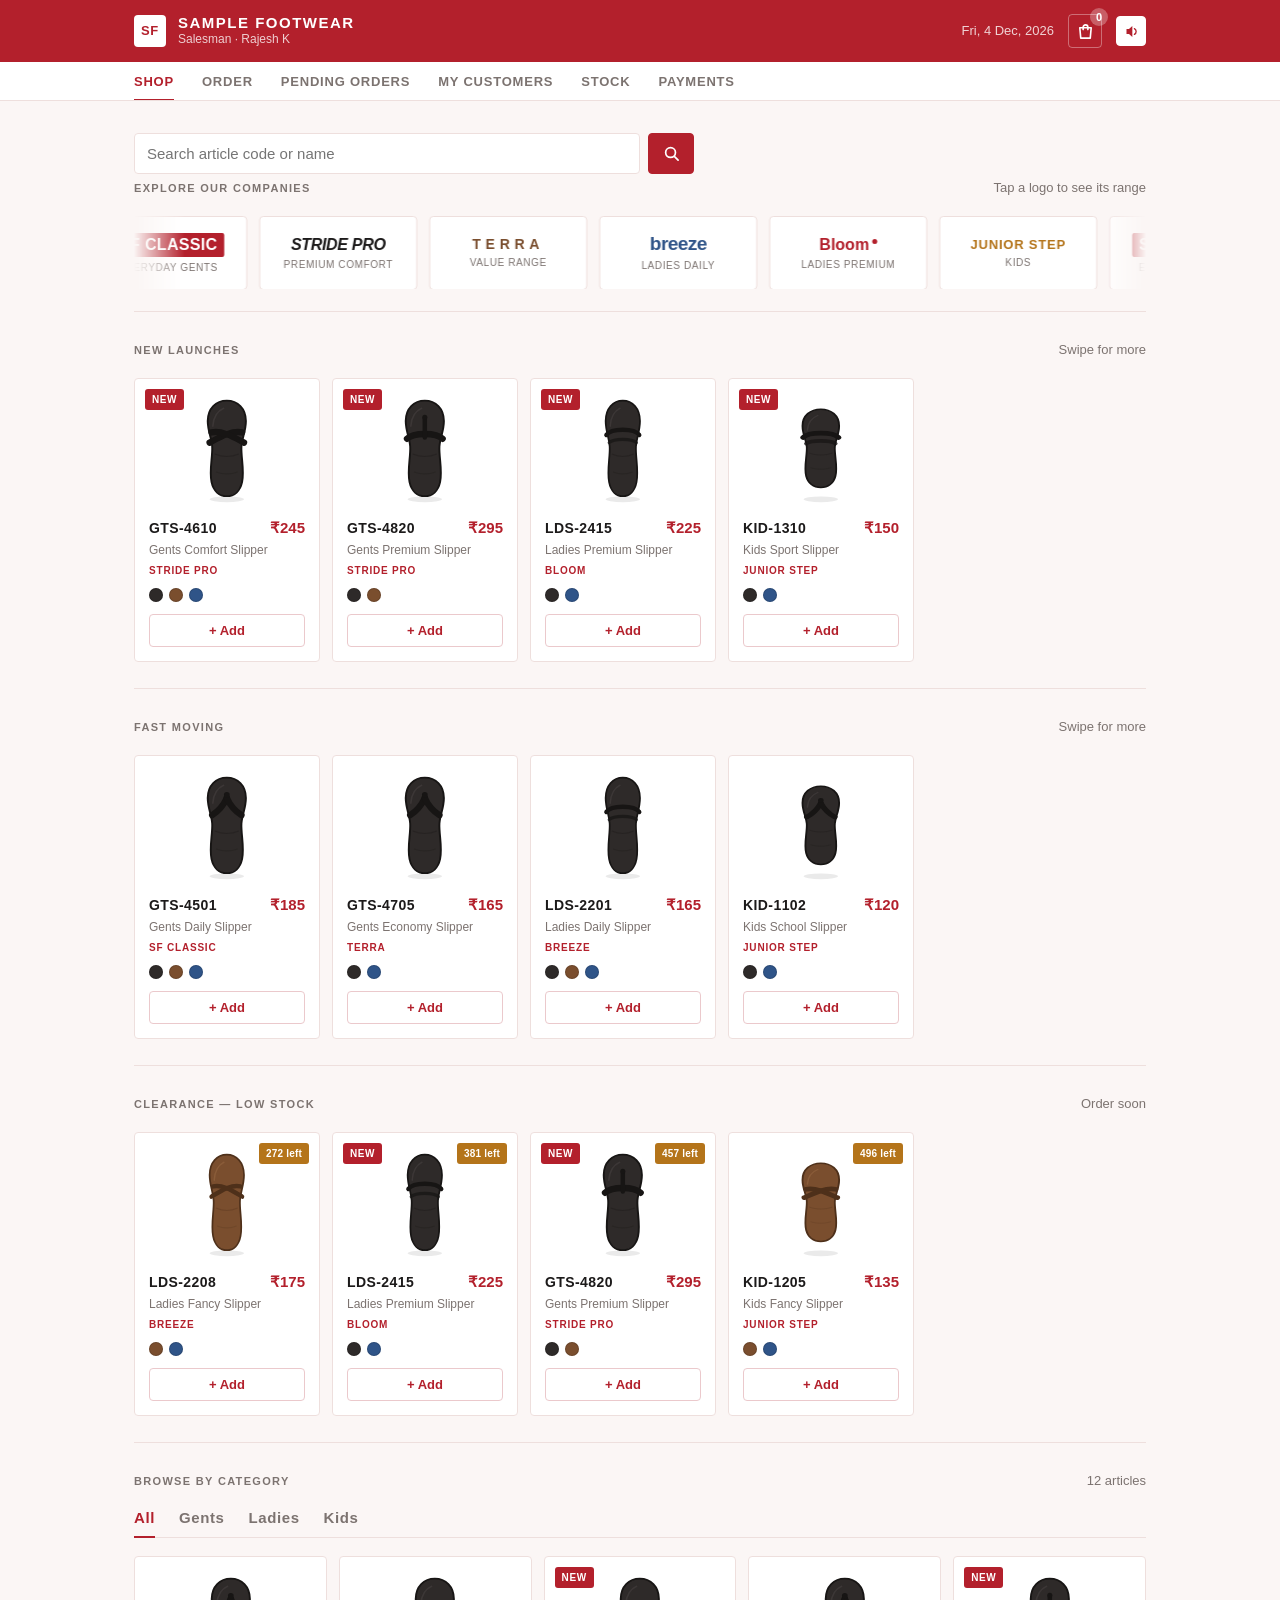
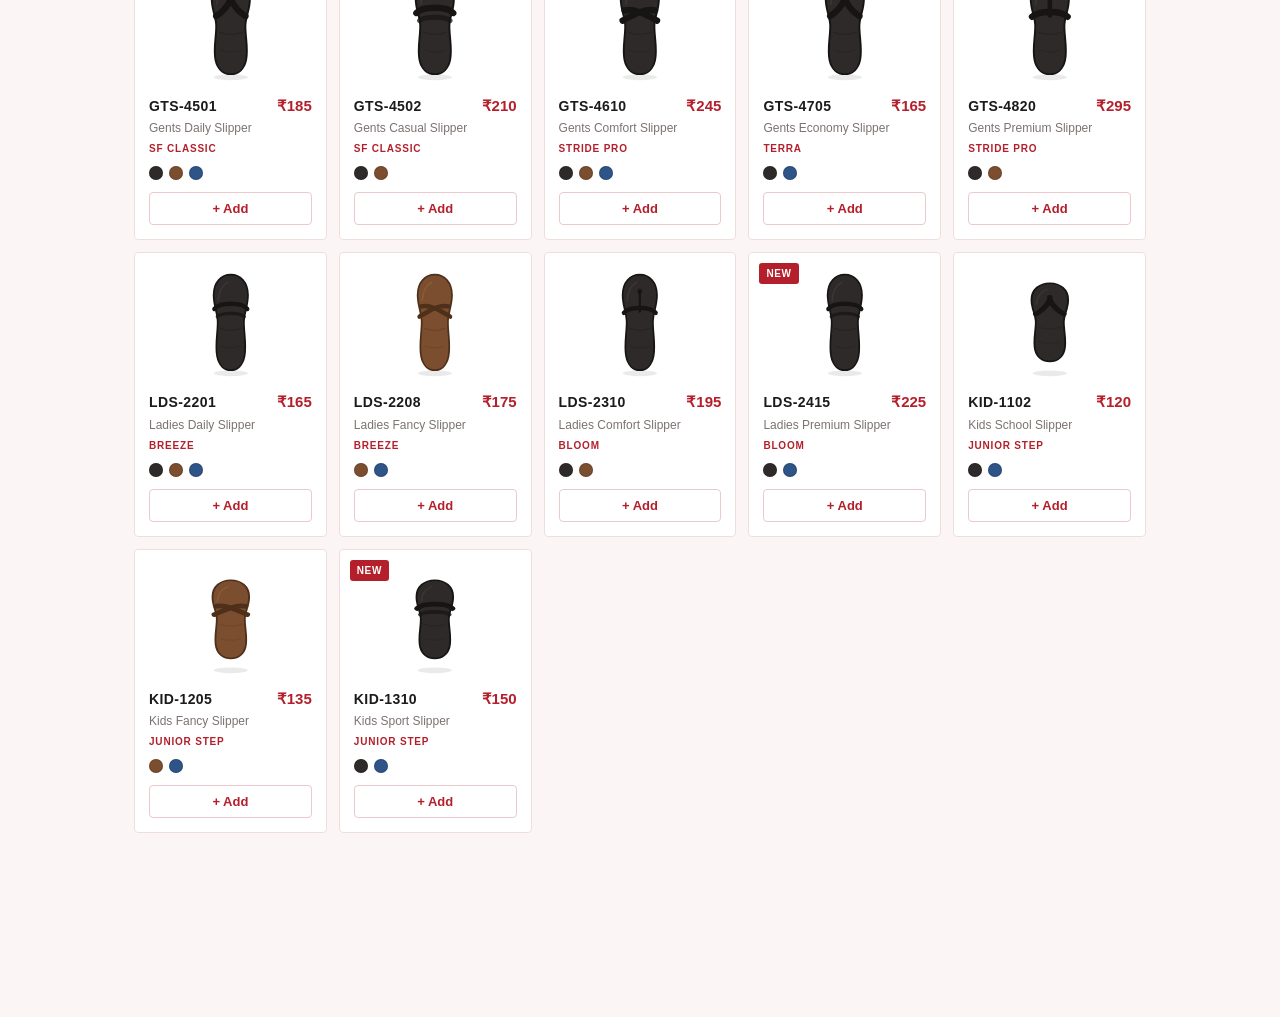
<file: standalone/order-standalone.html>
<!DOCTYPE html>
<html lang="en">
<head>
<meta charset="UTF-8">
<meta name="viewport" content="width=device-width, initial-scale=1">
<title>Sample Footwear — New Order</title>
<link rel="icon" href="data:image/svg+xml,%3Csvg%20xmlns%3D%22http%3A%2F%2Fwww.w3.org%2F2000%2Fsvg%22%20viewBox%3D%220%200%2032%2032%22%3E%3Crect%20width%3D%2232%22%20height%3D%2232%22%20rx%3D%226%22%20fill%3D%22%23B3202C%22%2F%3E%3Ctext%20x%3D%2216%22%20y%3D%2222%22%20font-family%3D%22Helvetica%2CArial%2Csans-serif%22%20font-size%3D%2214%22%20font-weight%3D%22bold%22%20fill%3D%22%23FFFFFF%22%20text-anchor%3D%22middle%22%3ESF%3C%2Ftext%3E%3C%2Fsvg%3E">
<style>
/* ============================================================
   SAMPLE FOOTWEAR ERP — stylesheet
   Minimal, warm, off-white. Hairline rules, no shadows.
   ============================================================ */

:root {
  --bg: #FBF6F5;
  --surface: #FFFFFF;
  --text: #1C1A1A;
  --muted: #7C7370;
  --border: #EEDFDD;

  --accent: #B3202C;        /* brand red — buttons, active states, key numbers */
  --accent-dark: #8E1922;   /* pressed / hover */
  --accent-soft: #FCEFEF;
  --accent-line: #EBC9CC;
  --on-accent: #FFFFFF;

  --warning: #B4741A;       /* amber — low stock, overdue. kept distinct from brand red */
  --warning-soft: #FBF2E4;

  --success: #B3202C;       /* confirmed / ready — brand red, per the house style */

  --ok: #2E7150;            /* green — used only for a delivered order */
  --ok-soft: #EDF5F0;

  /* product colours, used by the chappal illustrations */
  --pc-black: #262322;
  --pc-brown: #6B4429;
  --pc-blue: #2B4C7E;

  --radius: 4px;
  --font: "Inter", -apple-system, BlinkMacSystemFont, "Segoe UI", Roboto,
    "Helvetica Neue", Arial, sans-serif;

  --ease: cubic-bezier(0.22, 0.61, 0.36, 1);
}

* {
  box-sizing: border-box;
}

/* keep the hidden attribute authoritative over any display: rule below */
[hidden] {
  display: none !important;
}

html {
  -webkit-text-size-adjust: 100%;
}

body {
  margin: 0;
  background: var(--bg);
  color: var(--text);
  font-family: var(--font);
  font-size: 15px;
  line-height: 1.5;
  -webkit-font-smoothing: antialiased;
}

/* ---------- shared type ---------- */

.label {
  display: block;
  font-size: 11px;
  font-weight: 600;
  letter-spacing: 0.12em;
  text-transform: uppercase;
  color: var(--muted);
  margin-bottom: 8px;
}

.num {
  font-variant-numeric: tabular-nums;
  font-feature-settings: "tnum" 1;
}

/* ---------- form controls ---------- */

input[type="text"],
input[type="password"],
input[type="number"],
select {
  width: 100%;
  padding: 11px 12px;
  font-family: inherit;
  font-size: 15px;
  color: var(--text);
  background: var(--surface);
  border: 1px solid var(--border);
  border-radius: var(--radius);
  outline: none;
  appearance: none;
  -webkit-appearance: none;
}

input:focus,
select:focus {
  border-color: var(--accent);
}

select {
  background-image: url("data:image/svg+xml,%3Csvg xmlns='http://www.w3.org/2000/svg' width='10' height='6' viewBox='0 0 10 6'%3E%3Cpath d='M1 1l4 4 4-4' fill='none' stroke='%237A776F' stroke-width='1.4'/%3E%3C/svg%3E");
  background-repeat: no-repeat;
  background-position: right 12px center;
  padding-right: 32px;
}

/* iOS Safari zooms the page whenever a text field it focuses is under 16px,
   which shunts the layout sideways on every tap into a search box. Touch
   devices get 16px so that never fires. Selects are deliberately left out:
   they open a native picker rather than zooming, and the item rows rely on
   their compact size. */
@media (pointer: coarse) {
  input[type="text"],
  input[type="password"],
  input[type="number"] {
    font-size: 16px;
  }
}

button {
  font-family: inherit;
  font-size: 14px;
  cursor: pointer;
  border-radius: var(--radius);
}

.btn {
  display: inline-block;
  padding: 12px 22px;
  font-weight: 600;
  letter-spacing: 0.02em;
  background: var(--accent);
  color: var(--on-accent);
  border: 1px solid var(--accent);
}

.btn:hover {
  background: var(--accent-dark);
}

.btn:disabled {
  background: transparent;
  color: var(--muted);
  border-color: var(--border);
  cursor: not-allowed;
}

.btn-ghost {
  background: transparent;
  color: var(--text);
  border: 1px solid var(--border);
  padding: 12px 22px;
  font-weight: 600;
}

.btn-ghost:hover {
  border-color: var(--accent);
  color: var(--accent);
}

.btn-block {
  width: 100%;
}

/* an inline text link that happens to be a button — used mid-sentence,
   so it must not carry the browser's default button chrome */
.linkbtn {
  padding: 0;
  background: none;
  border: 0;
  border-radius: 0;
  font-family: inherit;
  font-size: inherit;
  font-weight: 600;
  color: var(--accent);
  text-decoration: underline;
  text-underline-offset: 2px;
  transition: color 0.15s var(--ease);
}

.linkbtn:hover { color: var(--accent-dark); }

/* a real button sitting in a section head aligns to the line, not the
   baseline the heading beside it uses */
.section-head .btn,
.section-head .btn-ghost {
  align-self: center;
}

/* ============================================================
   LOGIN
   ============================================================ */

.login-wrap {
  background-image: url("data:image/svg+xml,%3Csvg%20xmlns%3D%22http%3A%2F%2Fwww.w3.org%2F2000%2Fsvg%22%20width%3D%22260%22%20height%3D%22260%22%20viewBox%3D%220%200%20260%20260%22%3E%3Cg%20fill%3D%22none%22%20stroke%3D%22%23B3202C%22%20stroke-width%3D%223%22%20opacity%3D%220.05%22%20stroke-linecap%3D%22round%22%3E%3Cg%20transform%3D%22translate%2862%2066%29%20rotate%28-18%29%20scale%280.42%29%20translate%28-50%20-94%29%22%3E%3Cpath%20d%3D%22M50%2012c17%200%2030%2012%2030%2032%200%2016-6%2026-7%2040-1%2016%205%2038%201%2056-3%2014-12%2022-24%2022s-21-8-24-22c-4-18%202-40%201-56-1-14-7-24-7-40%200-20%2013-32%2030-32Z%22%2F%3E%3Cpath%20d%3D%22M50%2044C45%2055%2038%2064%2027%2071%22%2F%3E%3Cpath%20d%3D%22M50%2044c5%2011%2012%2020%2023%2027%22%2F%3E%3Ccircle%20cx%3D%2250%22%20cy%3D%2239%22%20r%3D%224.5%22%2F%3E%3C%2Fg%3E%3Cg%20transform%3D%22translate%28192%20138%29%20rotate%2814%29%20scale%280.42%29%20translate%28-50%20-94%29%22%3E%3Cpath%20d%3D%22M50%2012c17%200%2030%2012%2030%2032%200%2016-6%2026-7%2040-1%2016%205%2038%201%2056-3%2014-12%2022-24%2022s-21-8-24-22c-4-18%202-40%201-56-1-14-7-24-7-40%200-20%2013-32%2030-32Z%22%2F%3E%3Cpath%20d%3D%22M50%2044C45%2055%2038%2064%2027%2071%22%2F%3E%3Cpath%20d%3D%22M50%2044c5%2011%2012%2020%2023%2027%22%2F%3E%3Ccircle%20cx%3D%2250%22%20cy%3D%2239%22%20r%3D%224.5%22%2F%3E%3C%2Fg%3E%3Cg%20transform%3D%22translate%2878%20206%29%20rotate%2826%29%20scale%280.42%29%20translate%28-50%20-94%29%22%3E%3Cpath%20d%3D%22M50%2012c17%200%2030%2012%2030%2032%200%2016-6%2026-7%2040-1%2016%205%2038%201%2056-3%2014-12%2022-24%2022s-21-8-24-22c-4-18%202-40%201-56-1-14-7-24-7-40%200-20%2013-32%2030-32Z%22%2F%3E%3Cpath%20d%3D%22M50%2044C45%2055%2038%2064%2027%2071%22%2F%3E%3Cpath%20d%3D%22M50%2044c5%2011%2012%2020%2023%2027%22%2F%3E%3Ccircle%20cx%3D%2250%22%20cy%3D%2239%22%20r%3D%224.5%22%2F%3E%3C%2Fg%3E%3C%2Fg%3E%3C%2Fsvg%3E");
  background-size: 260px 260px;
  background-repeat: repeat;
  min-height: 100vh;
  min-height: 100dvh;
  display: flex;
  align-items: center;
  justify-content: center;
  padding: 32px 20px;
}

.login-card {
  width: 100%;
  max-width: 380px;
}

.login-panel {
  background: var(--surface);
  border: 1px solid var(--border);
  border-radius: 6px;
  padding: 32px 30px 30px;
}

/* a red rule across the top edge of the panel */
.login-panel {
  position: relative;
  overflow: hidden;
}

.login-panel::before {
  content: "";
  position: absolute;
  inset: 0 0 auto 0;
  height: 3px;
  background: var(--accent);
}


.brand {
  font-size: 19px;
  font-weight: 700;
  letter-spacing: 0.18em;
  text-transform: uppercase;
  margin: 0;
}

.brand-sub {
  font-size: 13px;
  color: var(--muted);
  margin: 6px 0 0;
}

.login-rule {
  height: 1px;
  background: var(--border);
  border: 0;
  margin: 28px 0;
}

.field {
  margin-bottom: 18px;
}

.login-alt {
  margin: 20px 0 0;
  font-size: 14px;
  color: var(--muted);
  text-align: center;
}

.login-alt a {
  color: var(--accent);
  font-weight: 600;
  text-decoration: none;
  border-bottom: 1px solid var(--accent-line);
  padding-bottom: 1px;
}

.login-alt a:hover {
  border-bottom-color: var(--accent);
}

.login-foot {
  margin-top: 20px;
  text-align: center;
  font-size: 12px;
  color: var(--muted);
  letter-spacing: 0.06em;
}

/* ============================================================
   APP SHELL
   ============================================================ */

.topbar {
  background: var(--accent);
  color: #FFFFFF;
}

.topbar-inner {
  max-width: 1060px;
  margin: 0 auto;
  padding: 14px 24px;
  display: flex;
  align-items: center;
  justify-content: space-between;
  gap: 16px;
}

.brandmark {
  display: flex;
  align-items: center;
  gap: 12px;
  min-width: 0;
}

.brandmark-badge {
  flex: 0 0 auto;
  display: inline-flex;
  align-items: center;
  justify-content: center;
  width: 32px;
  height: 32px;
  border-radius: var(--radius);
  background: #FFFFFF;
  color: var(--accent);
  font-size: 13px;
  font-weight: 800;
  letter-spacing: 0.06em;
}

.brandmark-text {
  display: flex;
  flex-direction: column;
  min-width: 0;
}

.brandmark-name {
  font-size: 15px;
  font-weight: 700;
  letter-spacing: 0.1em;
  text-transform: uppercase;
  line-height: 1.2;
  white-space: nowrap;
}

.brandmark-role {
  font-size: 12px;
  color: rgba(255, 255, 255, 0.78);
  line-height: 1.3;
  white-space: nowrap;
}

/* large variant, on a light panel: inverted from the top-bar badge.
   Must come after .brandmark-badge — equal specificity, source order wins. */
.brandmark-badge-lg {
  width: 46px;
  height: 46px;
  font-size: 17px;
  background: var(--accent);
  color: #FFFFFF;
  margin-bottom: 20px;
}

.topbar-right {
  display: flex;
  align-items: center;
  gap: 14px;
}

.topbar-date {
  font-size: 13px;
  color: rgba(255, 255, 255, 0.8);
  white-space: nowrap;
}

.sound-toggle {
  display: inline-flex;
  align-items: center;
  justify-content: center;
  width: 30px;
  height: 30px;
  padding: 0;
  background: transparent;
  border: 1px solid rgba(255, 255, 255, 0.35);
  color: rgba(255, 255, 255, 0.75);
}

.sound-toggle:hover {
  border-color: #FFFFFF;
  color: #FFFFFF;
}

.sound-toggle.is-on {
  color: var(--accent);
  background: #FFFFFF;
  border-color: #FFFFFF;
}

.sound-toggle svg {
  width: 15px;
  height: 15px;
  display: block;
}

.tabs {
  max-width: 1060px;
  margin: 0 auto;
  padding: 0 24px;
  display: flex;
  gap: 28px;
  overflow-x: auto;
  scrollbar-width: none;
}

.tabs::-webkit-scrollbar {
  display: none;
}

.tabs-wrap {
  border-bottom: 1px solid var(--border);
  background: var(--surface);
}

.tab {
  background: none;
  border: 0;
  border-bottom: 2px solid transparent;
  padding: 12px 0 10px;
  margin-bottom: -1px;
  font-size: 13px;
  font-weight: 600;
  letter-spacing: 0.06em;
  text-transform: uppercase;
  color: var(--muted);
  white-space: nowrap;
  border-radius: 0;
}

.tab:hover {
  color: var(--text);
}

.tab.is-active {
  color: var(--accent);
  border-bottom-color: var(--accent);
}

main {
  max-width: 1060px;
  margin: 0 auto;
  padding: 32px 24px 80px;
}

.panel[hidden] {
  display: none;
}

/* ---------- sections ---------- */

.section {
  padding: 28px 0;
  border-top: 1px solid var(--border);
}

.section:first-child {
  border-top: 0;
  padding-top: 0;
}

/* The entrance animation uses animation-fill-mode: both, which leaves every
   .section with a computed identity matrix instead of transform:none — and a
   non-none transform creates a stacking context. Later sections would then
   paint over the picker dropdown (and swallow its clicks), whatever z-index
   the panel carries. Lifting this section's own context fixes both. */
.section-dropdown {
  position: relative;
  z-index: 5;
}

.section-head {
  display: flex;
  align-items: baseline;
  justify-content: space-between;
  gap: 12px;
  margin-bottom: 18px;
}

.section-title {
  display: flex;
  align-items: center;
  font-size: 11px;
  font-weight: 600;
  letter-spacing: 0.12em;
  text-transform: uppercase;
  color: var(--muted);
  margin: 0;
}

.step {
  display: inline-flex;
  align-items: center;
  justify-content: center;
  width: 20px;
  height: 20px;
  margin-right: 10px;
  border-radius: 3px;
  background: var(--accent);
  color: #FFFFFF;
  font-size: 10px;
  font-weight: 800;
  letter-spacing: 0;
  vertical-align: middle;
}

/* ---------- customer figures ---------- */

.figures {
  display: grid;
  grid-template-columns: repeat(3, 1fr);
  gap: 1px;
  background: var(--border);
  border: 1px solid var(--border);
  border-radius: var(--radius);
  margin-top: 18px;
  overflow: hidden;
}

.figure {
  background: var(--surface);
  padding: 16px 18px;
}

.figure .label {
  margin-bottom: 6px;
}

.figure-value {
  font-size: 24px;
  font-weight: 700;
  letter-spacing: -0.01em;
  line-height: 1.2;
}

.figure-note {
  font-size: 12px;
  color: var(--muted);
  margin-top: 2px;
}

/* ---------- two-column grid ---------- */

.grid-2 {
  display: grid;
  grid-template-columns: 1fr 1fr;
  gap: 20px;
}

/* ---------- bag button in the top bar ---------- */

.bagbtn {
  position: relative;
  display: inline-flex;
  align-items: center;
  justify-content: center;
  width: 34px;
  height: 34px;
  padding: 0;
  background: transparent;
  border: 1px solid rgba(255, 255, 255, 0.35);
  color: #FFFFFF;
  transition: background-color 0.18s var(--ease), border-color 0.18s var(--ease);
}

.bagbtn:hover {
  background: rgba(255, 255, 255, 0.14);
  border-color: #FFFFFF;
}

.bagbtn svg { width: 19px; height: 19px; display: block; }

.bagbtn-count {
  position: absolute;
  top: -7px;
  right: -7px;
  min-width: 18px;
  height: 18px;
  padding: 0 5px;
  border-radius: 9px;
  background: #FFFFFF;
  color: var(--accent);
  font-size: 11px;
  font-weight: 800;
  line-height: 18px;
  text-align: center;
  font-variant-numeric: tabular-nums;
}

.bagbtn:not(.has-items) .bagbtn-count {
  background: rgba(255, 255, 255, 0.28);
  color: #FFFFFF;
}

/* ---------- shop ---------- */

.shop-search {
  display: flex;
  gap: 8px;
  max-width: 560px;
  margin-bottom: 4px;
}

.shop-search input { flex: 1 1 auto; }

.picker-btn {
  flex: 0 0 auto;
  width: 46px;
  display: inline-flex;
  align-items: center;
  justify-content: center;
  background: var(--accent);
  color: var(--on-accent);
  border: 1px solid var(--accent);
  transition: background-color 0.18s var(--ease), transform 0.12s var(--ease);
}

.picker-btn:hover { background: var(--accent-dark); }
.picker-btn:active { transform: scale(0.95); }
.picker-btn svg { width: 17px; height: 17px; display: block; }

/* ---------- product picker (order page dropdown) ---------- */

.picker {
  position: relative;
  max-width: 560px;
}

.picker-field {
  display: flex;
  gap: 8px;
}

.picker-field input {
  flex: 1 1 auto;
}

.picker-panel {
  position: absolute;
  z-index: 30;
  top: calc(100% + 6px);
  left: 0;
  right: 0;
  background: var(--surface);
  border: 1px solid var(--border);
  border-radius: var(--radius);
  overflow: hidden;
  box-shadow: 0 12px 28px rgba(28, 26, 26, 0.10);
  animation: panelIn 0.18s var(--ease) both;
}

.picker-head {
  display: flex;
  align-items: center;
  gap: 8px;
  padding: 10px 12px;
  border-bottom: 1px solid var(--border);
}

.picker-cats {
  display: flex;
  gap: 6px;
  flex: 1 1 auto;
  min-width: 0;
  overflow-x: auto;
  scrollbar-width: none;
}

.picker-cats::-webkit-scrollbar { display: none; }

.picker-close {
  flex: 0 0 auto;
  display: inline-flex;
  align-items: center;
  justify-content: center;
  width: 30px;
  height: 30px;
  padding: 0;
  background: transparent;
  border: 1px solid var(--border);
  color: var(--muted);
  transition: color 0.15s var(--ease), border-color 0.15s var(--ease);
}

.picker-close:hover {
  color: var(--accent);
  border-color: var(--accent-line);
}

.picker-close svg { width: 14px; height: 14px; display: block; }

.pcat {
  padding: 5px 12px;
  font-size: 12px;
  font-weight: 600;
  color: var(--muted);
  background: transparent;
  border: 1px solid var(--border);
  border-radius: 20px;
  transition: color 0.15s var(--ease), border-color 0.15s var(--ease),
    background-color 0.15s var(--ease);
}

.pcat:hover { color: var(--text); }

.pcat.is-active {
  color: var(--on-accent);
  background: var(--accent);
  border-color: var(--accent);
}

.picker-list {
  max-height: 340px;
  overflow-y: auto;
}

.picker-list .picker-none { padding: 20px 14px; }

/* ---------- picker as a full-screen sheet (phones) ---------- */

/* A transformed ancestor becomes the containing block for position: fixed,
   so the sheet would be pinned inside the page instead of to the screen.
   Both the section and the panel entrances use fill-mode: both, which leaves
   an identity matrix on them for good. Clearing it with !important outranks
   the animation without cancelling it — cancelling would replay every
   entrance the moment the sheet closed. */
body.picker-sheet main,
body.picker-sheet .panel,
body.picker-sheet .section {
  transform: none !important;
}

/* the page underneath must not scroll away while the sheet is up */
body.is-locked {
  position: fixed;
  left: 0;
  right: 0;
  width: 100%;
}

.picker.is-sheet {
  position: fixed;
  inset: 0;
  z-index: 50;
  display: flex;
  flex-direction: column;
  background: var(--surface);
  animation: sheetIn 0.22s var(--ease) both;
}

/* the field comes along, so focusing it can never scroll the page
   out from under the sheet */
.picker.is-sheet .picker-field {
  flex: 0 0 auto;
  padding: 10px 12px;
  padding-top: calc(10px + env(safe-area-inset-top, 0px));
  border-bottom: 1px solid var(--border);
}

.picker.is-sheet .picker-panel {
  position: static;
  flex: 1 1 auto;
  display: flex;
  flex-direction: column;
  min-height: 0;
  max-height: none;
  border: 0;
  border-radius: 0;
  box-shadow: none;
  animation: none;
}

.picker.is-sheet .picker-head,
.picker.is-sheet .picker-foot { flex: 0 0 auto; }

.picker.is-sheet .picker-list {
  flex: 1 1 auto;
  min-height: 0;
  max-height: none;
}

.picker.is-sheet .picker-foot {
  padding-bottom: calc(10px + env(safe-area-inset-bottom, 0px));
}

.picker.is-sheet .picker-close { width: 34px; height: 34px; }
.picker.is-sheet .picker-done { padding: 10px 22px; font-size: 14px; }

.prow {
  display: flex;
  align-items: center;
  gap: 14px;
  width: 100%;
  padding: 10px 14px;
  background: transparent;
  border: 0;
  border-bottom: 1px solid var(--border);
  border-radius: 0;
  text-align: left;
  font-family: inherit;
  color: var(--text);
  cursor: pointer;
  transition: background-color 0.15s var(--ease);
}

.prow:last-child { border-bottom: 0; }
.prow:hover { background: var(--accent-soft); }
.prow.is-in-bag { background: var(--accent-soft); }

.prow-img {
  flex: 0 0 34px;
  height: 48px;
  display: flex;
  align-items: center;
  justify-content: center;
}

.prow-img .chappal { height: 100%; width: auto; }

.prow-main { flex: 1 1 auto; min-width: 0; }

.prow-code {
  display: flex;
  align-items: center;
  gap: 8px;
  font-size: 14px;
  font-weight: 700;
  letter-spacing: 0.03em;
}

.prow-added {
  font-size: 10px;
  font-weight: 700;
  letter-spacing: 0.08em;
  text-transform: uppercase;
  color: var(--on-accent);
  background: var(--accent);
  border-radius: 20px;
  padding: 2px 8px;
}

.prow-name {
  display: block;
  font-size: 12px;
  color: var(--muted);
}

.prow-dots {
  display: flex;
  gap: 5px;
  margin-top: 5px;
}

.prow-dot {
  width: 13px;
  height: 13px;
  border-radius: 50%;
  display: block;
  box-shadow: inset 0 0 0 1px rgba(0, 0, 0, 0.15);
  transition: transform 0.15s var(--ease);
}

.prow-dot:hover { transform: scale(1.25); }

.prow-rate {
  flex: 0 0 auto;
  font-size: 15px;
  font-weight: 700;
  color: var(--accent);
}

/* stays put while the list scrolls, so there is always a way out */
.picker-foot {
  display: flex;
  align-items: center;
  justify-content: space-between;
  gap: 12px;
  padding: 10px 12px;
  border-top: 1px solid var(--border);
  background: var(--surface);
}

.picker-foot-info {
  font-size: 12px;
  color: var(--muted);
  min-width: 0;
  overflow: hidden;
  text-overflow: ellipsis;
  white-space: nowrap;
}

.picker-done {
  flex: 0 0 auto;
  padding: 8px 20px;
  font-size: 13px;
}

.strip-section { padding-bottom: 22px; }

/* horizontal rail of cards */
.strip {
  display: flex;
  gap: 12px;
  overflow-x: auto;
  padding-bottom: 4px;
  scroll-snap-type: x proximity;
  -webkit-overflow-scrolling: touch;
  scrollbar-width: thin;
}

.strip .card {
  flex: 0 0 186px;
  scroll-snap-align: start;
}

.card-grid {
  display: grid;
  grid-template-columns: repeat(auto-fill, minmax(186px, 1fr));
  gap: 12px;
}

.card {
  position: relative;
  display: flex;
  flex-direction: column;
  padding: 14px;
  background: var(--surface);
  border: 1px solid var(--border);
  border-radius: var(--radius);
  transition: border-color 0.18s var(--ease), transform 0.18s var(--ease);
  animation: riseIn 0.4s var(--ease) both;
}

.card:hover {
  border-color: var(--accent);
  transform: translateY(-2px);
}

.card-flag {
  position: absolute;
  top: 10px;
  left: 10px;
  padding: 3px 7px;
  border-radius: 3px;
  background: var(--accent);
  color: var(--on-accent);
  font-size: 10px;
  font-weight: 700;
  letter-spacing: 0.06em;
  text-transform: uppercase;
}

.card-flag-warn {
  background: var(--warning);
  left: auto;
  right: 10px;
  text-transform: none;
  letter-spacing: 0.02em;
}

.card-img {
  display: flex;
  align-items: center;
  justify-content: center;
  height: 112px;
  margin-bottom: 12px;
}

.card-img .chappal {
  height: 100%;
  width: auto;
  transition: transform 0.25s var(--ease);
}

.card:hover .chappal { transform: translateY(-3px) rotate(-3deg); }

.card-top {
  display: flex;
  align-items: baseline;
  justify-content: space-between;
  gap: 8px;
}

.card-code {
  font-size: 14px;
  font-weight: 700;
  letter-spacing: 0.03em;
}

.card-rate {
  font-size: 15px;
  font-weight: 700;
  color: var(--accent);
}

.card-name {
  display: block;
  font-size: 12px;
  color: var(--muted);
  margin-top: 2px;
}

.card-dots {
  display: flex;
  gap: 6px;
  margin-top: 10px;
}

.card-dot {
  width: 14px;
  height: 14px;
  border-radius: 50%;
  display: block;
  cursor: pointer;
  box-shadow: inset 0 0 0 1px rgba(0, 0, 0, 0.15);
  transition: transform 0.15s var(--ease);
}

.card-dot:hover { transform: scale(1.3); }

/* brief confirmation that a tap landed */
.card-added { animation: cardAdded 0.5s var(--ease); }

@keyframes cardAdded {
  0%   { border-color: var(--accent); background: var(--accent-soft); }
  100% { border-color: var(--border); background: var(--surface); }
}

.picker-none {
  margin: 0;
  padding: 20px 0;
  font-size: 14px;
  color: var(--muted);
}

/* ---------- company logo rail ---------- */

.logo-rail {
  position: relative;
  overflow: hidden;
  cursor: grab;
  touch-action: pan-y;          /* horizontal is ours, vertical scrolls the page */
  -webkit-mask-image: linear-gradient(to right, transparent, #000 5%, #000 95%, transparent);
  mask-image: linear-gradient(to right, transparent, #000 5%, #000 95%, transparent);
}

.logo-rail.is-dragging { cursor: grabbing; }
.logo-rail.is-dragging .logo-card { pointer-events: none; }

.logo-track {
  display: flex;
  gap: 12px;
  width: max-content;
  will-change: transform;
  backface-visibility: hidden;
}

.logo-card {
  flex: 0 0 auto;
  width: 158px;
  display: flex;
  flex-direction: column;
  align-items: center;
  justify-content: center;
  gap: 5px;
  padding: 16px 12px;
  background: var(--surface);
  border: 1px solid var(--border);
  border-radius: var(--radius);
  font-family: inherit;
  transition: border-color 0.18s var(--ease), transform 0.18s var(--ease);
}

.logo-card:hover { border-color: var(--accent); transform: translateY(-2px); }

.logo-card.is-active {
  border-color: var(--accent);
  background: var(--accent-soft);
}

.logo-word {
  font-size: 16px;
  font-weight: 800;
  line-height: 1.1;
  white-space: nowrap;
  color: var(--bc, var(--accent));
}

/* each house brand gets its own wordmark treatment */
.logo-word[data-logo="block"] {
  text-transform: uppercase;
  letter-spacing: 0.02em;
  padding: 3px 7px;
  background: var(--bc, var(--accent));
  color: #FFFFFF;
  border-radius: 2px;
}

.logo-word[data-logo="slant"] {
  font-style: italic;
  text-transform: uppercase;
  letter-spacing: -0.02em;
}

.logo-word[data-logo="spaced"] {
  text-transform: uppercase;
  letter-spacing: 0.34em;
  font-weight: 600;
  font-size: 14px;
}

.logo-word[data-logo="soft"] {
  text-transform: lowercase;
  letter-spacing: -0.03em;
  font-size: 19px;
}

.logo-word[data-logo="dot"]::after {
  content: "";
  display: inline-block;
  width: 5px;
  height: 5px;
  margin-left: 3px;
  border-radius: 50%;
  background: currentColor;
  vertical-align: super;
}

.logo-word[data-logo="round"] {
  text-transform: uppercase;
  letter-spacing: 0.06em;
  font-size: 13px;
}

.logo-tag {
  font-size: 10px;
  letter-spacing: 0.06em;
  text-transform: uppercase;
  color: var(--muted);
  white-space: nowrap;
}

.company-active {
  display: flex;
  align-items: baseline;
  justify-content: space-between;
  gap: 12px;
  flex-wrap: wrap;
  padding: 10px 14px;
  margin-bottom: 14px;
  background: var(--accent-soft);
  border: 1px solid var(--accent-line);
  border-radius: var(--radius);
}

.company-active-name {
  font-size: 14px;
  font-weight: 700;
  color: var(--accent);
}

.card-brand {
  display: block;
  font-size: 10px;
  font-weight: 700;
  letter-spacing: 0.08em;
  text-transform: uppercase;
  color: var(--accent);
  margin-top: 4px;
}

/* ---------- sticky bag bar ---------- */

.bagbar {
  position: fixed;
  z-index: 40;
  left: 0;
  right: 0;
  bottom: 0;
  display: flex;
  align-items: center;
  justify-content: space-between;
  gap: 16px;
  max-width: 1060px;
  margin: 0 auto;
  padding: 12px 24px calc(12px + env(safe-area-inset-bottom, 0px));
  background: var(--surface);
  border-top: 1px solid var(--border);
  animation: barIn 0.28s var(--ease) both;
}

@keyframes barIn {
  from { opacity: 0; transform: translateY(100%); }
  to   { opacity: 1; transform: none; }
}

.bagbar-info {
  display: flex;
  flex-direction: column;
  line-height: 1.25;
  min-width: 0;
}

.bagbar-info strong {
  font-size: 14px;
  font-weight: 700;
}

.bagbar-value {
  font-size: 17px;
  font-weight: 700;
  color: var(--accent);
  letter-spacing: -0.01em;
}

.bagbar .btn { padding: 11px 20px; }

/* keep the last row clear of the fixed bar */
#panel-shop { padding-bottom: 76px; }

/* ---------- add / quantity on a card ---------- */

.card-cta { margin-top: 12px; }

.card-add {
  width: 100%;
  padding: 8px 10px;
  font-size: 13px;
  font-weight: 600;
  color: var(--accent);
  background: transparent;
  border: 1px solid var(--accent-line);
  transition: background-color 0.15s var(--ease), color 0.15s var(--ease),
    border-color 0.15s var(--ease);
}

.card-add:hover {
  background: var(--accent);
  color: var(--on-accent);
  border-color: var(--accent);
}

.card-add:active { transform: scale(0.97); }

/* the stepper that replaces it once the article is in the order */
.card-qty {
  display: none;
  align-items: stretch;
  border: 1px solid var(--accent);
  border-radius: var(--radius);
  overflow: hidden;
}

.card.is-in-bag .card-add { display: none; }
.card.is-in-bag .card-qty { display: flex; }

.card-step {
  flex: 0 0 34px;
  padding: 0;
  font-size: 17px;
  line-height: 1;
  font-weight: 700;
  color: var(--on-accent);
  background: var(--accent);
  border: 0;
  border-radius: 0;
  transition: background-color 0.15s var(--ease);
}

.card-step:hover { background: var(--accent-dark); }
.card-step:active { transform: scale(0.94); }

.card-qty-num {
  flex: 1 1 auto;
  display: flex;
  align-items: center;
  justify-content: center;
  padding: 8px 4px;
  font-size: 13px;
  font-weight: 700;
  color: var(--accent);
  background: var(--surface);
  font-variant-numeric: tabular-nums;
  white-space: nowrap;
}

/* standing marker while the article is in the order */
.card-inbag {
  position: absolute;
  top: 10px;
  right: 10px;
  display: none;
  padding: 3px 7px;
  border-radius: 3px;
  background: var(--accent);
  color: var(--on-accent);
  font-size: 10px;
  font-weight: 700;
  letter-spacing: 0.04em;
}

.card.is-in-bag .card-inbag { display: block; }

.card.is-in-bag {
  border-color: var(--accent-line);
  background: var(--accent-soft);
}

.card.is-in-bag .card-flag:not(.card-flag-warn) { display: none; }

/* category tabs */
.cats {
  display: flex;
  gap: 24px;
  border-bottom: 1px solid var(--border);
  margin-bottom: 18px;
}

.cat {
  background: none;
  border: 0;
  border-bottom: 2px solid transparent;
  margin-bottom: -1px;
  padding: 0 0 10px;
  font-size: 15px;
  font-weight: 600;
  letter-spacing: 0.04em;
  color: var(--muted);
  border-radius: 0;
  transition: color 0.18s var(--ease), border-color 0.18s var(--ease);
}

.cat:hover { color: var(--text); }

.cat.is-active {
  color: var(--accent);
  border-bottom-color: var(--accent);
}

/* ---------- selected items ---------- */

.sel-list {
  display: flex;
  flex-direction: column;
  gap: 10px;
}

.sel {
  display: flex;
  flex-wrap: wrap;
  align-items: center;
  gap: 16px;
  padding: 14px 16px;
  background: var(--surface);
  border: 1px solid var(--border);
  border-left: 3px solid var(--accent);
  border-radius: var(--radius);
}

.sel-img {
  flex: 0 0 40px;
  height: 58px;
  display: flex;
  align-items: center;
  justify-content: center;
}

.sel-img .chappal { height: 100%; width: auto; overflow: visible; }
.sel-img.is-swapping .chappal { animation: swapIn 0.34s var(--ease) both; }

.sel-main {
  flex: 1 1 130px;
  min-width: 0;
}

.sel-code {
  font-size: 15px;
  font-weight: 700;
  letter-spacing: 0.03em;
}

.sel-name {
  font-size: 12px;
  color: var(--muted);
}

.sel-rate {
  font-size: 12px;
  color: var(--muted);
  margin-top: 2px;
}

.sel-controls {
  flex: 0 0 auto;
  display: flex;
  gap: 8px;
}

.sel-ctl { display: block; }

.sel-ctl .label {
  margin-bottom: 4px;
  font-size: 10px;
}

.sel-ctl select {
  padding: 8px 28px 8px 10px;
  font-size: 13px;
  min-width: 104px;
  background-position: right 9px center;
}

.sel-ctl-wide select { min-width: 168px; }

.sel-figs {
  flex: 0 0 auto;
  text-align: right;
  min-width: 96px;
}

.sel-pairs {
  font-size: 12px;
  color: var(--muted);
}

.sel-value {
  font-size: 18px;
  font-weight: 700;
  color: var(--accent);
  letter-spacing: -0.01em;
}

.sel-x {
  flex: 0 0 auto;
  width: 28px;
  height: 28px;
  padding: 0;
  font-size: 18px;
  line-height: 1;
  color: var(--muted);
  background: transparent;
  border: 1px solid var(--border);
  transition: color 0.15s var(--ease), border-color 0.15s var(--ease);
}

.sel-x:hover {
  color: var(--accent);
  border-color: var(--accent);
}

/* ---------- custom size ratio ---------- */

.sel-custom {
  flex-basis: 100%;
  margin-top: 12px;
  padding-top: 12px;
  border-top: 1px solid var(--border);
  animation: panelIn 0.2s var(--ease) both;
}

.cust-grid {
  display: grid;
  grid-template-columns: repeat(5, minmax(0, 84px));
  gap: 8px;
}

.cust-cell { display: block; }

.cust-size {
  display: block;
  font-size: 10px;
  font-weight: 600;
  letter-spacing: 0.08em;
  color: var(--muted);
  margin-bottom: 4px;
  font-variant-numeric: tabular-nums;
}

.cust-input {
  width: 100%;
  padding: 7px 8px;
  text-align: center;
  font-size: 15px;
  font-weight: 700;
  font-variant-numeric: tabular-nums;
}

.cust-input::-webkit-outer-spin-button,
.cust-input::-webkit-inner-spin-button {
  -webkit-appearance: none;
  margin: 0;
}

.cust-input[type="number"] { -moz-appearance: textfield; }

.cust-total {
  margin-top: 8px;
  font-size: 12px;
  color: var(--muted);
  font-variant-numeric: tabular-nums;
}

.sel.is-invalid {
  border-left-color: var(--warning);
}

.sel-custom[hidden] { display: none; }

/* ---------- order summary ---------- */

.sum {
  margin-top: 20px;
  margin-left: auto;
  max-width: 340px;
  padding: 14px 18px;
  background: var(--surface);
  border: 1px solid var(--border);
  border-radius: var(--radius);
}

.sum-row {
  display: flex;
  justify-content: space-between;
  gap: 16px;
  font-size: 13px;
  color: var(--muted);
  padding: 4px 0;
}

.sum-row .num {
  color: var(--text);
  font-weight: 600;
}

.sum-total {
  margin-top: 8px;
  padding-top: 10px;
  border-top: 1px solid var(--border);
  font-size: 14px;
  font-weight: 700;
  color: var(--text);
}

.sum-total .num {
  font-size: 22px;
  font-weight: 700;
  color: var(--accent);
  letter-spacing: -0.01em;
}

.ch-shadow { fill: rgba(28, 26, 26, 0.09); }

@keyframes swapIn {
  from { opacity: 0; transform: translateY(6px) scale(0.94); }
  to   { opacity: 1; transform: none; }
}

/* ---------- credit ---------- */

.credit {
  margin-top: 14px;
  margin-left: auto;
  max-width: 340px;
  padding: 16px 18px;
  background: var(--surface);
  border: 1px solid var(--border);
  border-left: 3px solid var(--accent);
  border-radius: var(--radius);
}

.credit-row {
  display: flex;
  justify-content: space-between;
  gap: 16px;
  font-size: 13px;
  color: var(--muted);
  padding: 4px 0;
}

.credit-total {
  margin-top: 8px;
  padding-top: 10px;
  border-top: 1px solid var(--border);
  font-size: 15px;
  font-weight: 700;
  color: var(--text);
}

.credit-total .num { font-size: 17px; }

.credit-flag {
  margin: 12px 0 0;
  padding-top: 12px;
  border-top: 1px solid var(--border);
  font-size: 13px;
  color: var(--warning);
}

/* ---------- tables ---------- */

.table-scroll {
  overflow-x: auto;
  -webkit-overflow-scrolling: touch;
}

table {
  width: 100%;
  border-collapse: collapse;
  font-variant-numeric: tabular-nums;
}

th {
  font-size: 10px;
  font-weight: 600;
  letter-spacing: 0.1em;
  text-transform: uppercase;
  color: var(--muted);
  text-align: right;
  padding: 0 12px 10px 0;
  border-bottom: 1px solid var(--border);
  white-space: nowrap;
}

th:first-child,
td:first-child {
  text-align: left;
  padding-left: 0;
}

th:last-child,
td:last-child {
  padding-right: 0;
}

td {
  text-align: right;
  padding: 12px 12px 12px 0;
  border-bottom: 1px solid var(--border);
  white-space: nowrap;
}

tbody tr:last-child td {
  border-bottom: 0;
}

.t-row-label {
  font-size: 11px;
  font-weight: 600;
  letter-spacing: 0.1em;
  text-transform: uppercase;
  color: var(--muted);
}

.t-strong {
  font-size: 17px;
  font-weight: 700;
}

.t-lg {
  font-size: 20px;
  font-weight: 700;
}

.t-name {
  font-weight: 600;
}

.t-sub {
  display: block;
  font-size: 12px;
  font-weight: 400;
  color: var(--muted);
}

.t-total-row td {
  border-top: 1px solid var(--border);
  border-bottom: 0;
  padding-top: 14px;
}

.stock-tag {
  font-size: 11px;
  letter-spacing: 0.04em;
  color: var(--muted);
}

/* ---------- order footer / submit ---------- */

.empty {
  padding: 22px 0;
  color: var(--muted);
  font-size: 14px;
  border-top: 1px solid var(--border);
  border-bottom: 1px solid var(--border);
}

.submit-row {
  display: flex;
  align-items: center;
  gap: 20px;
  flex-wrap: wrap;
  padding-top: 28px;
  border-top: 1px solid var(--border);
  margin-top: 28px;
}

.confirm {
  font-size: 14px;
  color: var(--success);
  background: var(--accent-soft);
  border: 1px solid var(--accent-line);
  border-radius: var(--radius);
  padding: 12px 16px;
  flex: 1 1 260px;
}

.hint {
  font-size: 13px;
  color: var(--muted);
}

/* ============================================================
   REVIEW — the order list shown before it is placed
   ============================================================ */

.review-head {
  display: flex;
  flex-wrap: wrap;
  align-items: flex-start;
  justify-content: space-between;
  gap: 16px;
  padding: 16px 18px;
  margin-bottom: 20px;
  background: var(--surface);
  border: 1px solid var(--border);
  border-radius: var(--radius);
}

.review-dealer-name {
  font-size: 18px;
  font-weight: 700;
}

.review-dealer-place {
  font-size: 13px;
  color: var(--muted);
}

.review-stamp { text-align: right; }

.review-stamp-value {
  font-size: 15px;
  font-weight: 600;
}

.rev-cell {
  display: flex;
  align-items: center;
  gap: 12px;
}

.rev-img {
  flex: 0 0 26px;
  height: 40px;
  display: flex;
  align-items: center;
}

.rev-img .chappal { height: 100%; width: auto; }

.rev-dot {
  display: inline-block;
  width: 10px;
  height: 10px;
  border-radius: 50%;
  margin-right: 7px;
  vertical-align: -1px;
  box-shadow: inset 0 0 0 1px rgba(0, 0, 0, 0.15);
}

/* ============================================================
   PENDING ORDERS
   ============================================================ */

.ord-list {
  display: flex;
  flex-direction: column;
  gap: 10px;
}

.ord {
  background: var(--surface);
  border: 1px solid var(--border);
  border-radius: var(--radius);
  overflow: hidden;
  transition: border-color 0.15s var(--ease);
}

.ord:hover { border-color: var(--accent-line); }
.ord.is-open { border-color: var(--accent-line); }

.ord-head {
  display: grid;
  grid-template-columns: 130px minmax(0, 1fr) auto 150px 20px;
  align-items: center;
  gap: 16px;
  width: 100%;
  padding: 14px 18px;
  background: transparent;
  border: 0;
  border-radius: 0;
  text-align: left;
  font-family: inherit;
  color: var(--text);
  cursor: pointer;
  transition: background-color 0.15s var(--ease);
}

.ord-head:hover { background: var(--accent-soft); }

.ord-no {
  display: block;
  font-size: 15px;
  font-weight: 700;
  letter-spacing: 0.03em;
}

.ord-date,
.ord-place {
  display: block;
  font-size: 12px;
  color: var(--muted);
}

.ord-name {
  display: block;
  font-size: 14px;
  font-weight: 600;
  overflow: hidden;
  text-overflow: ellipsis;
  white-space: nowrap;
}

.ord-figs { text-align: right; }

.ord-value {
  display: block;
  font-size: 15px;
  font-weight: 700;
  color: var(--accent);
}

.ord-meta {
  display: block;
  font-size: 11px;
  color: var(--muted);
}

.ord-status {
  justify-self: start;
  font-size: 11px;
  font-weight: 700;
  letter-spacing: 0.06em;
  text-transform: uppercase;
  padding: 5px 11px;
  border-radius: 20px;
  white-space: nowrap;
  border: 1px solid transparent;
}

/* office has not signed it off yet */
.ord-status[data-tone="wait"] {
  color: var(--warning);
  background: var(--warning-soft);
  border-color: #EBD9B8;
}

/* moving through the factory */
.ord-status[data-tone="info"] {
  color: var(--muted);
  background: var(--bg);
  border-color: var(--border);
}

/* out of the godown */
.ord-status[data-tone="go"] {
  color: var(--on-accent);
  background: var(--accent);
  border-color: var(--accent);
}

/* with the dealer */
.ord-status[data-tone="done"] {
  color: var(--ok);
  background: var(--ok-soft);
  border-color: #C4E0CF;
}

.ord-chev {
  display: flex;
  color: var(--muted);
  transition: transform 0.2s var(--ease);
}

.ord-chev svg { width: 16px; height: 16px; }
.ord.is-open .ord-chev { transform: rotate(180deg); }

.ord-body {
  padding: 4px 18px 16px;
  border-top: 1px solid var(--border);
  animation: panelIn 0.2s var(--ease) both;
}

.ord-note {
  margin: 14px 0 4px;
  font-size: 13px;
  color: var(--muted);
}

.ordline {
  display: grid;
  grid-template-columns: 30px minmax(0, 1fr) auto auto;
  align-items: center;
  gap: 14px;
  padding: 10px 0;
  border-bottom: 1px solid var(--border);
}

.ordline:last-child { border-bottom: 0; }

.ordline-img { height: 40px; display: flex; align-items: center; }
.ordline-img .chappal { height: 100%; width: auto; }

.ordline-code {
  display: block;
  font-size: 14px;
  font-weight: 700;
  letter-spacing: 0.03em;
}

.ordline-name {
  display: block;
  font-size: 12px;
  color: var(--muted);
}

.ordline-meta {
  font-size: 12px;
  color: var(--muted);
  text-align: right;
  white-space: nowrap;
}

.ordline-value {
  font-size: 15px;
  font-weight: 700;
  text-align: right;
  min-width: 90px;
}

.ord-foot {
  display: flex;
  justify-content: space-between;
  align-items: baseline;
  gap: 12px;
  margin-top: 14px;
  padding-top: 12px;
  border-top: 1px solid var(--border);
  font-size: 13px;
  color: var(--muted);
}

.ord-foot .num {
  font-size: 17px;
  font-weight: 700;
  color: var(--text);
}

.success-actions {
  display: flex;
  flex-wrap: wrap;
  justify-content: center;
  gap: 10px;
}

/* ============================================================
   MOTION
   Entrances, state changes and micro-interactions.
   Everything here is switched off under prefers-reduced-motion
   at the foot of this file.
   ============================================================ */

/* page furniture drifts in on load, staggered top to bottom */
.topbar,
.tabs-wrap {
  animation: fadeDown 0.4s var(--ease) both;
}

.tabs-wrap {
  animation-delay: 0.05s;
}

.section {
  animation: riseIn 0.45s var(--ease) both;
}

.section:nth-child(1) { animation-delay: 0.08s; }
.section:nth-child(2) { animation-delay: 0.14s; }
.section:nth-child(3) { animation-delay: 0.20s; }
.section:nth-child(4) { animation-delay: 0.26s; }
.section:nth-child(5) { animation-delay: 0.32s; }

/* switching tabs fades the incoming panel up */
.panel:not([hidden]) {
  animation: panelIn 0.32s var(--ease) both;
}

/* the login card assembles itself */
.login-panel {
  animation: riseIn 0.5s var(--ease) both;
}

.login-panel > *,
.login-foot {
  animation: riseIn 0.5s var(--ease) both;
}

.login-panel > *:nth-child(1) { animation-delay: 0.08s; }
.login-panel > *:nth-child(2) { animation-delay: 0.13s; }
.login-panel > *:nth-child(3) { animation-delay: 0.18s; }
.login-panel > *:nth-child(4) { animation-delay: 0.23s; }
.login-panel > *:nth-child(5) { animation-delay: 0.28s; }
.login-panel > *:nth-child(6) { animation-delay: 0.33s; }
.login-panel > *:nth-child(7) { animation-delay: 0.38s; }
.login-foot { animation-delay: 0.44s; }

/* buttons get a little physical feedback */
.btn,
.preset,
.step-btn,
.tab {
  transition: background-color 0.18s var(--ease), color 0.18s var(--ease),
    border-color 0.18s var(--ease), transform 0.12s var(--ease);
}

.btn:active:not(:disabled),
.preset:active,
.step-btn:active {
  transform: scale(0.95);
}

.btn:not(:disabled) {
  will-change: transform;
}

/* a value that just changed pulses once so the eye catches it */
.bump {
  animation: bump 0.34s var(--ease);
}

/* the big live total, when it changes */
.pop {
  animation: pop 0.3s var(--ease);
}

/* order lines slide in as they are added */
.row-in {
  animation: rowIn 0.34s var(--ease) both;
}

.row-out {
  animation: rowOut 0.26s var(--ease) both;
}

/* the counter under the ratio builder, when the box completes */
.counter.ok {
  animation: bump 0.36s var(--ease);
}

@keyframes fadeDown {
  from { opacity: 0; transform: translateY(-8px); }
  to   { opacity: 1; transform: none; }
}

@keyframes sheetIn {
  from { opacity: 0; transform: translateY(14px); }
  to   { opacity: 1; transform: translateY(0); }
}

@keyframes panelIn {
  from { opacity: 0; transform: translateY(6px); }
  to   { opacity: 1; transform: none; }
}

@keyframes bump {
  0%   { transform: none; }
  35%  { transform: scale(1.14); }
  100% { transform: none; }
}

@keyframes pop {
  0%   { transform: none; opacity: 0.55; }
  40%  { transform: scale(1.06); opacity: 1; }
  100% { transform: none; opacity: 1; }
}

@keyframes rowIn {
  from { opacity: 0; transform: translateX(-10px); }
  to   { opacity: 1; transform: none; }
}

@keyframes rowOut {
  from { opacity: 1; transform: none; }
  to   { opacity: 0; transform: translateX(14px); }
}

/* ============================================================
   ORDER PLACED — animated confirmation
   ============================================================ */

.success-overlay {
  position: fixed;
  inset: 0;
  z-index: 60;
  display: flex;
  align-items: center;
  justify-content: center;
  padding: 32px 24px;
  background: var(--bg);
  animation: overlayIn 0.18s ease-out both;
}

.success-card {
  width: 100%;
  max-width: 320px;
  text-align: center;
}

.success-mark {
  display: block;
  width: 104px;
  height: 104px;
  margin: 0 auto 24px;
  overflow: visible;
}

/* soft ring that expands outward once, like a ripple */
.success-ring {
  fill: none;
  stroke: var(--success);
  stroke-width: 2;
  transform-origin: 60px 60px;
  animation: ringOut 0.9s cubic-bezier(0.22, 0.61, 0.36, 1) 0.1s both;
}

.success-disc {
  fill: var(--success);
  transform-origin: 60px 60px;
  animation: discPop 0.45s cubic-bezier(0.2, 0.9, 0.3, 1.3) both;
}

.success-tick {
  fill: none;
  stroke: #FFFFFF;
  stroke-width: 9;
  stroke-linecap: round;
  stroke-linejoin: round;
  stroke-dasharray: 70;
  stroke-dashoffset: 70;
  animation: tickDraw 0.36s cubic-bezier(0.65, 0, 0.35, 1) 0.28s both;
}

.success-title {
  font-size: 22px;
  font-weight: 700;
  letter-spacing: -0.01em;
  margin: 0;
  animation: riseIn 0.4s ease-out 0.46s both;
}

.success-sub {
  font-size: 14px;
  color: var(--muted);
  margin: 6px 0 0;
  animation: riseIn 0.4s ease-out 0.53s both;
}

.success-order {
  font-size: 30px;
  font-weight: 700;
  letter-spacing: -0.01em;
  color: var(--success);
  font-variant-numeric: tabular-nums;
  margin-top: 20px;
  padding-top: 20px;
  border-top: 1px solid var(--border);
  animation: riseIn 0.4s ease-out 0.6s both;
}

.success-meta {
  font-size: 13px;
  color: var(--muted);
  margin-top: 6px;
  font-variant-numeric: tabular-nums;
  animation: riseIn 0.4s ease-out 0.66s both;
}

.success-done {
  min-width: 140px;
}

.success-actions {
  margin-top: 28px;
  animation: riseIn 0.4s ease-out 0.74s both;
}

@keyframes overlayIn {
  from { opacity: 0; }
  to   { opacity: 1; }
}

@keyframes discPop {
  0%   { transform: scale(0.2); opacity: 0; }
  55%  { opacity: 1; }
  100% { transform: scale(1); opacity: 1; }
}

@keyframes tickDraw {
  to { stroke-dashoffset: 0; }
}

@keyframes ringOut {
  0%   { transform: scale(0.5); opacity: 0.55; }
  100% { transform: scale(1.45); opacity: 0; }
}

@keyframes riseIn {
  from { opacity: 0; transform: translateY(8px); }
  to   { opacity: 1; transform: none; }
}

/* respect a reduced-motion preference: show end states, no movement */
@media (prefers-reduced-motion: reduce) {
  *,
  *::before,
  *::after {
    animation-duration: 0.001ms !important;
    animation-delay: 0s !important;
    animation-iteration-count: 1 !important;
    transition-duration: 0.001ms !important;
    scroll-behavior: auto !important;
  }


  .success-ring {
    display: none;
  }

  .success-tick {
    stroke-dashoffset: 0;
  }
}

/* ============================================================
   RESPONSIVE
   ============================================================ */

@media (max-width: 720px) {
  main {
    padding: 24px 18px 64px;
  }

  .topbar-inner {
    padding: 12px 18px;
  }

  .brandmark-name { font-size: 14px; }
  .brandmark-role { font-size: 11px; }

  .topbar-date { display: none; }

  .tabs {
    padding: 0 18px;
    gap: 16px;
  }

  .tab {
    font-size: 12px;
    letter-spacing: 0.04em;
  }

  .grid-2 {
    grid-template-columns: 1fr;
    gap: 18px;
  }

  /* customer figures stack into rows */
  .figures {
    grid-template-columns: 1fr;
  }

  .figure {
    display: flex;
    flex-wrap: wrap;
    align-items: baseline;
    justify-content: space-between;
    gap: 4px 12px;
    padding: 14px 16px;
  }

  .figure .label { margin-bottom: 0; }
  .figure-value { font-size: 20px; }

  .figure-note {
    flex-basis: 100%;
    text-align: right;
    margin-top: 0;
  }

  .picker { max-width: none; }

  .shop-search { max-width: none; }

  /* order filters scroll sideways rather than wrapping */
  #ordFilters {
    gap: 18px;
    overflow-x: auto;
    scrollbar-width: none;
  }

  #ordFilters::-webkit-scrollbar { display: none; }
  #ordFilters .cat { white-space: nowrap; font-size: 14px; }

  .review-head { padding: 14px; }
  .review-stamp { text-align: left; }

  /* an order collapses to two rows: who and what, then the status */
  .ord-head {
    grid-template-columns: minmax(0, 1fr) auto 20px;
    grid-template-areas:
      "id     figs chev"
      "who    who  who"
      "status status status";
    gap: 8px 12px;
    padding: 14px;
  }

  .ord-id     { grid-area: id; }
  .ord-who    { grid-area: who; }
  .ord-figs   { grid-area: figs; }
  .ord-status { grid-area: status; justify-self: start; }
  .ord-chev   { grid-area: chev; justify-self: end; }

  .ord-body { padding: 4px 14px 14px; }

  .ordline {
    grid-template-columns: 30px minmax(0, 1fr) auto;
    grid-template-areas:
      "img  main  value"
      "meta meta  meta";
    gap: 6px 12px;
  }

  .ordline-img   { grid-area: img; }
  .ordline-main  { grid-area: main; }
  .ordline-value { grid-area: value; min-width: 0; }

  .ordline-meta {
    grid-area: meta;
    text-align: left;
    white-space: normal;
  }

  .card-grid { grid-template-columns: 1fr 1fr; }
  .bagbar { padding: 10px 18px calc(10px + env(safe-area-inset-bottom, 0px)); gap: 12px; }
  .bagbar .btn { padding: 10px 16px; font-size: 13px; white-space: nowrap; }
  .bagbar-info strong { font-size: 13px; }
  .bagbar-value { font-size: 15px; }
  #panel-shop { padding-bottom: 72px; }

  .logo-card { width: 132px; padding: 13px 10px; }
  .logo-word { font-size: 14px; }
  .logo-word[data-logo="soft"] { font-size: 16px; }
  .logo-word[data-logo="spaced"] { font-size: 12px; letter-spacing: 0.22em; }
  .logo-tag { font-size: 9px; }
  .strip .card { flex: 0 0 150px; }
  .card-img { height: 92px; }
  .card { padding: 12px; }
  .cats { gap: 18px; }

  /* Selected item collapses to one compact row: the three selectors become
     small value+arrow controls rather than stacked labelled dropdowns. */
  .sel {
    display: grid;
    grid-template-columns: 34px 1fr auto;
    grid-template-areas:
      "img main x"
      "ctl ctl ctl"
      "fig fig fig"
      "cst cst cst";
    align-items: center;
    gap: 10px;
    padding: 12px;
  }

  .sel-img  { grid-area: img; height: 44px; flex: none; }
  .sel-main { grid-area: main; }
  .sel-x    { grid-area: x; }
  .sel-custom { grid-area: cst; margin-top: 0; }

  .sel-code { font-size: 14px; }
  .sel-name { font-size: 11px; }
  .sel-rate { display: none; }

  .sel-controls {
    grid-area: ctl;
    display: flex;
    gap: 6px;
  }

  /* labels off — the value plus its arrow is the whole control */
  .sel-ctl .label { display: none; }

  .sel-ctl {
    flex: 1 1 0;
    min-width: 0;
  }

  .sel-ctl select {
    width: 100%;
    min-width: 0;
    padding: 7px 22px 7px 8px;
    font-size: 12px;
    background-position: right 7px center;
    text-overflow: ellipsis;
  }

  .sel-figs {
    grid-area: fig;
    display: flex;
    align-items: baseline;
    justify-content: space-between;
    gap: 10px;
    text-align: left;
    min-width: 0;
    padding-top: 8px;
    border-top: 1px solid var(--border);
  }

  .sel-pairs { font-size: 11px; }
  .sel-value { font-size: 16px; }

  .cust-grid {
    grid-template-columns: repeat(5, minmax(0, 1fr));
    gap: 5px;
  }

  .cust-input { padding: 6px 2px; font-size: 14px; }
  .cust-size { font-size: 9px; letter-spacing: 0.04em; }

  .sum,
  .credit {
    max-width: none;
    margin-left: 0;
  }

  .submit-row .btn { width: 100%; }

  .success-mark {
    width: 88px;
    height: 88px;
    margin-bottom: 20px;
  }

  .success-order { font-size: 26px; }
}

/* ============================================================
   STATE UTILITIES
   Declared last on purpose. These are single-class selectors, so
   a component rule of equal specificity that sets `color` later in
   the file would otherwise beat them — which is exactly how
   "Low stock" ended up rendering muted grey instead of amber.
   ============================================================ */

.warn { color: var(--warning); }
.ok { color: var(--success); }
.accent { color: var(--accent); }
.muted { color: var(--muted); }

</style>
</head>
<body>

<header class="topbar">
  <div class="topbar-inner">
    <div class="brandmark">
      <span class="brandmark-badge">SF</span>
      <span class="brandmark-text">
        <span class="brandmark-name">Sample Footwear</span>
        <span class="brandmark-role">Salesman · Rajesh K</span>
      </span>
    </div>
    <div class="topbar-right">
      <span class="topbar-date" id="todayDate"></span>
      <button class="bagbtn" id="bagBtn" aria-label="Open order">
        <svg viewBox="0 0 20 20" aria-hidden="true">
          <path d="M4 6h12l-1 11H5L4 6Z" fill="none" stroke="currentColor" stroke-width="1.7" stroke-linejoin="round"/>
          <path d="M7.5 8V5.5a2.5 2.5 0 015 0V8" fill="none" stroke="currentColor" stroke-width="1.7" stroke-linecap="round"/>
        </svg>
        <span class="bagbtn-count" id="bagCount">0</span>
      </button>
      <button class="sound-toggle" id="soundToggle" aria-pressed="true" title="Sound on"></button>
    </div>
  </div>
</header>

<div class="tabs-wrap">
  <nav class="tabs" id="tabs">
    <button class="tab is-active" data-tab="shop">Shop</button>
    <button class="tab" data-tab="order">Order</button>
    <button class="tab" data-tab="pending">Pending Orders</button>
    <button class="tab" data-tab="customers">My Customers</button>
    <button class="tab" data-tab="stock">Stock</button>
    <button class="tab" data-tab="payments">Payments</button>
  </nav>
</div>

<main>


  <!-- ================= SHOP ================= -->
  <section class="panel" id="panel-shop">

    <div class="shop-search">
      <input type="text" id="shopSearch" autocomplete="off"
             placeholder="Search article code or name">
      <button class="picker-btn" id="shopSearchBtn" aria-label="Search products">
        <svg viewBox="0 0 18 18" aria-hidden="true">
          <circle cx="8" cy="8" r="5.2" fill="none" stroke="currentColor" stroke-width="1.8"/>
          <path d="M12 12l4 4" stroke="currentColor" stroke-width="1.8" stroke-linecap="round"/>
        </svg>
      </button>
    </div>

    <!-- search results replace the whole shop while typing -->
    <div class="section" id="shopResults" hidden>
      <div class="section-head">
        <h2 class="section-title">Search results</h2>
        <span class="hint" id="shopResultsCount"></span>
      </div>
      <div class="card-grid" id="gridResults"></div>
    </div>

    <div id="shopHome">
      <div class="section strip-section">
        <div class="section-head">
          <h2 class="section-title">Explore our companies</h2>
          <span class="hint">Tap a logo to see its range</span>
        </div>
        <div class="logo-rail" id="logoRail">
          <div class="logo-track" id="logoTrack"></div>
        </div>
      </div>

      <div class="section strip-section">
        <div class="section-head">
          <h2 class="section-title">New launches</h2>
          <span class="hint">Swipe for more</span>
        </div>
        <div class="strip" id="stripNew"></div>
      </div>

      <div class="section strip-section">
        <div class="section-head">
          <h2 class="section-title">Fast moving</h2>
          <span class="hint">Swipe for more</span>
        </div>
        <div class="strip" id="stripFast"></div>
      </div>

      <div class="section strip-section">
        <div class="section-head">
          <h2 class="section-title">Clearance — low stock</h2>
          <span class="hint">Order soon</span>
        </div>
        <div class="strip" id="stripLow"></div>
      </div>

      <div class="section">
        <div class="section-head">
          <h2 class="section-title" id="browseTitle">Browse by category</h2>
          <span class="hint" id="shopCount"></span>
        </div>
        <div class="company-active" id="brandActive" hidden>
          <span class="company-active-name" id="brandActiveName"></span>
          <button class="linkbtn" id="brandClear">Show all companies</button>
        </div>
        <nav class="cats" id="shopCats"></nav>
        <div class="card-grid" id="gridAll"></div>
      </div>
    </div>

  </section>

  <!-- ================= ORDER ================= -->
  <section class="panel" id="panel-order" hidden>

    <!-- 1. CUSTOMER -->
    <div class="section">
      <div class="section-head">
        <h2 class="section-title"><span class="step">01</span>Customer</h2>
      </div>
      <select id="customerSelect">
        <option value="">Select a dealer</option>
      </select>

      <div class="figures" id="customerFigures" hidden>
        <div class="figure">
          <span class="label">Credit limit</span>
          <div class="figure-value num" id="figCredit">—</div>
        </div>
        <div class="figure">
          <span class="label">Outstanding</span>
          <div class="figure-value num" id="figOutstanding">—</div>
          <div class="figure-note" id="figOutstandingNote"></div>
        </div>
        <div class="figure">
          <span class="label">Overdue</span>
          <div class="figure-value num" id="figOverdue">—</div>
        </div>
      </div>
    </div>

    <!-- 2. ADD PRODUCTS — searchable dropdown with images -->
    <div class="section section-dropdown">
      <div class="section-head">
        <h2 class="section-title"><span class="step">02</span>Add products</h2>
        <span class="hint">Search a code or name, or browse the shop</span>
      </div>

      <div class="picker" id="picker">
        <div class="picker-field">
          <input type="text" id="pickerSearch" autocomplete="off"
                 placeholder="Search article code or name">
          <button class="picker-btn" id="pickerBtn" aria-label="Search products">
            <svg viewBox="0 0 18 18" aria-hidden="true">
              <circle cx="8" cy="8" r="5.2" fill="none" stroke="currentColor" stroke-width="1.8"/>
              <path d="M12 12l4 4" stroke="currentColor" stroke-width="1.8" stroke-linecap="round"/>
            </svg>
          </button>
        </div>

        <div class="picker-panel" id="pickerPanel" hidden>
          <div class="picker-head">
            <div class="picker-cats" id="pickerCats"></div>
            <button type="button" class="picker-close" id="pickerClose"
                    aria-label="Close product list">
              <svg viewBox="0 0 16 16" aria-hidden="true">
                <path d="M4 4l8 8M12 4l-8 8" fill="none" stroke="currentColor"
                      stroke-width="1.8" stroke-linecap="round"/>
              </svg>
            </button>
          </div>

          <div class="picker-list" id="pickerList"></div>

          <div class="picker-foot">
            <span class="picker-foot-info" id="pickerFootInfo">Nothing added yet</span>
            <button type="button" class="btn picker-done" id="pickerDone">Done</button>
          </div>
        </div>
      </div>
    </div>

    <!-- 3. SELECTED ITEMS -->
    <div class="section">
      <div class="section-head">
        <h2 class="section-title"><span class="step">03</span>Items in this order</h2>
        <span class="hint" id="selCount"></span>
      </div>

      <div id="selEmpty" class="empty">
        No products yet. Search above, or <button class="linkbtn" id="goShop">browse the shop</button> to add products.
      </div>
      <div class="sel-list" id="selList"></div>

      <div class="sum" id="sumBox" hidden>
        <div class="sum-row"><span>Total boxes</span><span class="num" id="sumBoxes">0</span></div>
        <div class="sum-row"><span>Total pairs</span><span class="num" id="sumPairs">0</span></div>
        <div class="sum-row sum-total"><span>Order value</span><span class="num" id="sumValue">₹0</span></div>
      </div>

      <div class="credit" id="creditBox" hidden>
        <div class="credit-row"><span>Credit limit</span><span class="num" id="crLimit"></span></div>
        <div class="credit-row"><span>Less outstanding</span><span class="num" id="crOut"></span></div>
        <div class="credit-row"><span>Less this order</span><span class="num" id="crOrder"></span></div>
        <div class="credit-row credit-total" id="crHeadroomRow">
          <span>Credit remaining</span><span class="num" id="crHeadroom"></span>
        </div>
        <p class="credit-flag" id="crFlag" hidden></p>
      </div>

      <div class="submit-row">
        <button class="btn" id="submitBtn" disabled>Submit order</button>
        <span class="hint warn" id="submitHint" hidden></span>
        <span class="hint" id="submitNote">You can check everything on the next screen before it is placed.</span>
      </div>
    </div>

  </section>

  <!-- ================= REVIEW — the order list before it is placed ========= -->
  <section class="panel" id="panel-review" hidden>

    <div class="section">
      <div class="section-head">
        <h2 class="section-title">Order summary — check before placing</h2>
        <button class="btn" id="reviewBack">&larr; Back to edit</button>
      </div>

      <div class="review-head">
        <div class="review-dealer">
          <span class="label">Dealer</span>
          <div class="review-dealer-name" id="reviewCustomer">—</div>
          <div class="review-dealer-place" id="reviewPlace"></div>
        </div>
        <div class="review-stamp">
          <span class="label">Order date</span>
          <div class="review-stamp-value" id="reviewDate"></div>
        </div>
      </div>

      <div class="table-scroll">
        <table>
          <thead>
            <tr>
              <th>Product</th>
              <th>Colour</th>
              <th>Size ratio</th>
              <th>Boxes</th>
              <th>Pairs</th>
              <th>Value</th>
            </tr>
          </thead>
          <tbody id="reviewBody"></tbody>
        </table>
      </div>

      <div class="sum">
        <div class="sum-row"><span>Total boxes</span><span class="num" id="revBoxes">0</span></div>
        <div class="sum-row"><span>Total pairs</span><span class="num" id="revPairs">0</span></div>
        <div class="sum-row sum-total"><span>Order value</span><span class="num" id="revValue">&#8377;0</span></div>
      </div>

      <p class="credit-flag" id="revFlag" hidden></p>

      <div class="submit-row">
        <button class="btn" id="placeBtn">Place order</button>
        <div class="confirm" id="confirmMsg" hidden></div>
      </div>
    </div>

  </section>

  <!-- ================= PENDING ORDERS ================= -->
  <section class="panel" id="panel-pending" hidden>
    <div class="section">
      <div class="section-head">
        <h2 class="section-title">Pending orders</h2>
        <span class="hint" id="pendingCount"></span>
      </div>

      <nav class="cats" id="ordFilters"></nav>
      <div class="ord-list" id="ordList"></div>
      <p class="picker-none" id="ordNone" hidden>No orders with that status.</p>
    </div>
  </section>

  <!-- ================= MY CUSTOMERS ================= -->
  <section class="panel" id="panel-customers" hidden>
    <div class="section">
      <div class="section-head">
        <h2 class="section-title">My customers</h2>
      </div>
      <div class="table-scroll">
        <table>
          <thead>
            <tr>
              <th>Dealer</th>
              <th>Credit limit</th>
              <th>Outstanding</th>
              <th>Last order</th>
            </tr>
          </thead>
          <tbody id="customersBody"></tbody>
        </table>
      </div>
    </div>
  </section>

  <!-- ================= STOCK ================= -->
  <section class="panel" id="panel-stock" hidden>
    <div class="section">
      <div class="section-head">
        <h2 class="section-title">Godown stock — pairs available</h2>
      </div>
      <div class="table-scroll">
        <table>
          <thead>
            <tr id="stockHead"></tr>
          </thead>
          <tbody id="stockBody"></tbody>
        </table>
      </div>
    </div>
  </section>

  <!-- ================= PAYMENTS ================= -->
  <section class="panel" id="panel-payments" hidden>
    <div class="section">
      <div class="section-head">
        <h2 class="section-title">Outstanding payments</h2>
      </div>
      <div class="table-scroll">
        <table>
          <thead>
            <tr>
              <th>Customer</th>
              <th>Invoice</th>
              <th>Amount</th>
              <th>Overdue</th>
            </tr>
          </thead>
          <tbody id="paymentsBody"></tbody>
        </table>
      </div>
    </div>
  </section>

</main>

<!-- sticky shortcut to the order, shown on the shop once something is in it -->
<div class="bagbar" id="bagBar" hidden>
  <span class="bagbar-info">
    <strong id="bagBarCount">0 items</strong>
    <span class="bagbar-value num" id="bagBarValue">₹0</span>
  </span>
  <button class="btn" id="bagBarGo">View order →</button>
</div>

<!-- ORDER PLACED — animated confirmation -->
<div class="success-overlay" id="successOverlay" hidden>
  <div class="success-card">
    <svg class="success-mark" viewBox="0 0 120 120" aria-hidden="true">
      <circle class="success-ring" cx="60" cy="60" r="54"></circle>
      <circle class="success-disc" cx="60" cy="60" r="54"></circle>
      <path class="success-tick" d="M38 61 L53 76 L83 46"></path>
    </svg>
    <h2 class="success-title">Order placed</h2>
    <p class="success-sub" id="successSub">Sent to office for approval</p>
    <div class="success-order" id="successOrderNo">SO-2451</div>
    <div class="success-meta" id="successMeta"></div>
    <div class="success-actions">
      <button class="btn success-done" id="successDone">View pending orders</button>
      <button class="btn-ghost" id="successNew">Start new order</button>
    </div>
  </div>
</div>

<script>
// ============================================================
// SAMPLE FOOTWEAR ERP — DUMMY DATA
// All hardcoded for demo purposes. Edit this file to change
// any figures shown across the prototype.
// ============================================================

const SIZES = ["6-7", "7-8", "8-9", "9-10", "10-11"];

const PRESETS = {
  standard: [4, 5, 6, 5, 4],
  large: [2, 4, 6, 7, 5],
  small: [6, 7, 5, 4, 2]
};

// House brands under the Sample Footwear group.
// These are invented names — deliberately not real-world footwear brands.
// logo: how the wordmark is drawn (see .logo-word variants in the CSS)
const BRANDS = [
  { key: "classic", name: "SF Classic",  tagline: "Everyday gents",   logo: "block",  colour: "#B3202C" },
  { key: "stride",  name: "Stride Pro",  tagline: "Premium comfort",  logo: "slant",  colour: "#1C1A1A" },
  { key: "terra",   name: "Terra",       tagline: "Value range",      logo: "spaced", colour: "#7A4E2E" },
  { key: "breeze",  name: "Breeze",      tagline: "Ladies daily",     logo: "soft",   colour: "#2F5488" },
  { key: "bloom",   name: "Bloom",       tagline: "Ladies premium",   logo: "dot",    colour: "#B3202C" },
  { key: "junior",  name: "Junior Step", tagline: "Kids",             logo: "round",  colour: "#B4741A" }
];

const BRAND_BY_KEY = new Map(BRANDS.map(function (b) { return [b.key, b]; }));

function getBrand(key) {
  return BRAND_BY_KEY.get(key);
}

const CATEGORIES = [
  { key: "gents", label: "Gents", prefix: "GTS" },
  { key: "ladies", label: "Ladies", prefix: "LDS" },
  { key: "kids", label: "Kids", prefix: "KID" }
];

const CUSTOMERS = [
  {
    id: "c1",
    name: "Malabar Footwear Traders",
    place: "Kozhikode",
    creditLimit: 500000,
    outstanding: 142500,
    overdueDays: 18,
    lastOrder: "2026-08-14"
  },
  {
    id: "c2",
    name: "Kochin Shoe Palace",
    place: "Ernakulam",
    creditLimit: 350000,
    outstanding: 268000,
    overdueDays: 42,
    lastOrder: "2026-07-29"
  },
  {
    id: "c3",
    name: "St. Thomas Footwear Mart",
    place: "Thrissur",
    creditLimit: 250000,
    outstanding: 41000,
    overdueDays: 0,
    lastOrder: "2026-08-20"
  },
  {
    id: "c4",
    name: "Alappuzha Chappal Depot",
    place: "Alappuzha",
    creditLimit: 400000,
    outstanding: 312000,
    overdueDays: 65,
    lastOrder: "2026-07-02"
  },
  {
    id: "c5",
    name: "Kollam Footwear House",
    place: "Kollam",
    creditLimit: 300000,
    outstanding: 58500,
    overdueDays: 5,
    lastOrder: "2026-08-22"
  },
  {
    id: "c6",
    name: "Thiruvalla Sole Traders",
    place: "Pathanamthitta",
    creditLimit: 200000,
    outstanding: 187000,
    overdueDays: 30,
    lastOrder: "2026-08-05"
  }
];

// rate = dealer rate per pair, in rupees. A box is 24 pairs.
const ARTICLES = [
  // ---------- gents ----------
  { code: "GTS-4501", brand: "classic", style: "thong", name: "Gents Daily Slipper", category: "gents", rate: 185, colours: ["Black", "Brown", "Blue"] , fastMoving: true },
  { code: "GTS-4502", brand: "classic", style: "band", name: "Gents Casual Slipper", category: "gents", rate: 210, colours: ["Black", "Brown"]  },
  { code: "GTS-4610", brand: "stride", style: "cross", name: "Gents Comfort Slipper", category: "gents", rate: 245, colours: ["Black", "Brown", "Blue"] , isNew: true },
  { code: "GTS-4705", brand: "terra", style: "thong", name: "Gents Economy Slipper", category: "gents", rate: 165, colours: ["Black", "Blue"] , fastMoving: true },
  { code: "GTS-4820", brand: "stride", style: "tstrap", name: "Gents Premium Slipper", category: "gents", rate: 295, colours: ["Black", "Brown"] , isNew: true },

  // ---------- ladies ----------
  { code: "LDS-2201", brand: "breeze", style: "band", name: "Ladies Daily Slipper", category: "ladies", rate: 165, colours: ["Black", "Brown", "Blue"] , fastMoving: true },
  { code: "LDS-2208", brand: "breeze", style: "cross", name: "Ladies Fancy Slipper", category: "ladies", rate: 175, colours: ["Brown", "Blue"]  },
  { code: "LDS-2310", brand: "bloom", style: "tstrap", name: "Ladies Comfort Slipper", category: "ladies", rate: 195, colours: ["Black", "Brown"]  },
  { code: "LDS-2415", brand: "bloom", style: "band", name: "Ladies Premium Slipper", category: "ladies", rate: 225, colours: ["Black", "Blue"] , isNew: true },

  // ---------- kids ----------
  { code: "KID-1102", brand: "junior", style: "thong", name: "Kids School Slipper", category: "kids", rate: 120, colours: ["Black", "Blue"] , fastMoving: true },
  { code: "KID-1205", brand: "junior", style: "cross", name: "Kids Fancy Slipper", category: "kids", rate: 135, colours: ["Brown", "Blue"]  },
  { code: "KID-1310", brand: "junior", style: "band", name: "Kids Sport Slipper", category: "kids", rate: 150, colours: ["Black", "Blue"] , isNew: true }
];

// Stock per article+colour, pairs available for each of the five sizes.
// Anything under LOW_STOCK_THRESHOLD pairs is flagged low stock.
const LOW_STOCK_THRESHOLD = 40;

const STOCK = {
  "GTS-4501|Black": [120, 95, 140, 60, 30],
  "GTS-4501|Brown": [80, 20, 55, 40, 25],
  "GTS-4501|Blue": [10, 15, 20, 12, 8],
  "GTS-4502|Black": [200, 180, 160, 90, 70],
  "GTS-4502|Brown": [60, 45, 38, 22, 15],
  "GTS-4610|Black": [150, 140, 120, 100, 85],
  "GTS-4610|Brown": [40, 35, 30, 25, 18],
  "GTS-4610|Blue": [25, 20, 15, 10, 5],
  "GTS-4705|Black": [210, 190, 175, 120, 95],
  "GTS-4705|Blue": [65, 58, 44, 30, 22],
  "GTS-4820|Black": [90, 85, 70, 55, 40],
  "GTS-4820|Brown": [35, 28, 24, 18, 12],

  "LDS-2201|Black": [90, 110, 100, 70, 50],
  "LDS-2201|Brown": [45, 30, 25, 18, 10],
  "LDS-2201|Blue": [70, 65, 60, 40, 35],
  "LDS-2208|Brown": [55, 48, 42, 30, 20],
  "LDS-2208|Blue": [15, 10, 22, 18, 12],
  "LDS-2310|Black": [130, 115, 95, 75, 55],
  "LDS-2310|Brown": [50, 42, 36, 28, 20],
  "LDS-2415|Black": [75, 68, 60, 45, 32],
  "LDS-2415|Blue": [30, 26, 20, 15, 10],

  "KID-1102|Black": [130, 120, 100, 80, 60],
  "KID-1102|Blue": [35, 28, 30, 20, 15],
  "KID-1205|Brown": [95, 88, 72, 55, 38],
  "KID-1205|Blue": [42, 36, 30, 24, 16],
  "KID-1310|Black": [160, 145, 130, 105, 80],
  "KID-1310|Blue": [55, 48, 40, 32, 25]
};

function getStock(articleCode, colour) {
  return STOCK[articleCode + "|" + colour] || [0, 0, 0, 0, 0];
}

const ARTICLE_BY_CODE = new Map(ARTICLES.map(function (a) { return [a.code, a]; }));

function getArticle(code) {
  return ARTICLE_BY_CODE.get(code);
}

// total pairs in the godown per article, totalled once at load rather than
// rescanned on every sort comparison
const ARTICLE_STOCK = (function () {
  const totals = Object.create(null);
  Object.keys(STOCK).forEach(function (k) {
    const code = k.split("|")[0];
    const sum = STOCK[k].reduce(function (a, b) { return a + b; }, 0);
    totals[code] = (totals[code] || 0) + sum;
  });
  return totals;
})();

function articleStock(code) {
  return ARTICLE_STOCK[code] || 0;
}

const PAYMENTS = [
  { customer: "Malabar Footwear Traders", invoiceNo: "INV-3312", amount: 62500, overdueDays: 18 },
  { customer: "Kochin Shoe Palace", invoiceNo: "INV-3288", amount: 118000, overdueDays: 42 },
  { customer: "Alappuzha Chappal Depot", invoiceNo: "INV-3201", amount: 165000, overdueDays: 65 },
  { customer: "Alappuzha Chappal Depot", invoiceNo: "INV-3255", amount: 147000, overdueDays: 33 },
  { customer: "Thiruvalla Sole Traders", invoiceNo: "INV-3298", amount: 92000, overdueDays: 30 },
  { customer: "Kollam Footwear House", invoiceNo: "INV-3340", amount: 58500, overdueDays: 5 }
];

let nextOrderNumber = 2451;

// ============================================================
// ORDER STATUS
// The status of a placed order is owned elsewhere in the ERP —
// office approves, production makes, godown dispatches. Until
// those screens are wired up these are dummy values.
// ============================================================

const ORDER_STATUSES = {
  pending:    { label: "Pending approval",  tone: "wait" },
  approved:   { label: "Approved",          tone: "info" },
  production: { label: "In production",     tone: "info" },
  ready:      { label: "Ready to dispatch", tone: "info" },
  dispatched: { label: "Dispatched",        tone: "go" },
  delivered:  { label: "Delivered",         tone: "done" }
};

function getStatus(key) {
  return ORDER_STATUSES[key] || ORDER_STATUSES.pending;
}

// Orders already in the system. A line carries its own resolved size
// ratio, so a placed order never changes if the presets are edited later.
const ORDERS = [
  {
    no: "SO-2450",
    customerId: "c3",
    date: "2026-08-25",
    status: "dispatched",
    note: "Left godown 26 Aug · LR 4471, Kerala Roadways",
    lines: [
      { code: "GTS-4501", colour: "Black", ratio: PRESETS.standard, boxes: 12 },
      { code: "LDS-2201", colour: "Blue",  ratio: PRESETS.large,    boxes: 6 }
    ]
  },
  {
    no: "SO-2449",
    customerId: "c1",
    date: "2026-08-24",
    status: "production",
    note: "Expected off the line 29 Aug",
    lines: [
      { code: "GTS-4610", colour: "Brown", ratio: PRESETS.standard, boxes: 10 },
      { code: "GTS-4820", colour: "Black", ratio: PRESETS.small,    boxes: 4 },
      { code: "KID-1310", colour: "Blue",  ratio: PRESETS.standard, boxes: 8 }
    ]
  },
  {
    no: "SO-2448",
    customerId: "c5",
    date: "2026-08-22",
    status: "approved",
    note: "Approved by office, waiting on production slot",
    lines: [
      { code: "LDS-2415", colour: "Black", ratio: PRESETS.large, boxes: 5 }
    ]
  },
  {
    no: "SO-2447",
    customerId: "c2",
    date: "2026-08-20",
    status: "pending",
    note: "Held at office — dealer is over credit limit",
    lines: [
      { code: "GTS-4705", colour: "Black", ratio: PRESETS.standard, boxes: 15 },
      { code: "KID-1102", colour: "Black", ratio: PRESETS.small,    boxes: 6 }
    ]
  },
  {
    no: "SO-2446",
    customerId: "c6",
    date: "2026-08-16",
    status: "delivered",
    note: "Received at shop 19 Aug",
    lines: [
      { code: "LDS-2310", colour: "Brown", ratio: PRESETS.standard, boxes: 7 },
      { code: "GTS-4502", colour: "Black", ratio: PRESETS.standard, boxes: 9 }
    ]
  }
];

const CUSTOMER_BY_ID = new Map(CUSTOMERS.map(function (c) { return [c.id, c]; }));

function getCustomer(id) {
  return CUSTOMER_BY_ID.get(id);
}

// ============================================================
// SAMPLE FOOTWEAR ERP — salesman screen
// Vanilla JS, no dependencies, everything in memory.
// ============================================================

const PAIRS_PER_BOX = 24;

// box counts offered in the quantity dropdown
const BOX_OPTIONS = [1, 2, 3, 4, 5, 6, 8, 10, 12, 15, 20, 25, 30, 40, 50];

// ratio sets offered in the size dropdown
const RATIO_SETS = [
  { key: "standard", label: "Standard" },
  { key: "large", label: "Large mix" },
  { key: "small", label: "Small mix" },
  { key: "custom", label: "Custom…" }
];

// the ratio actually in force for a row: a named set, or its own custom split
function ratioFor(item) {
  return item.preset === "custom" ? item.custom : PRESETS[item.preset];
}

function ratioTotal(item) {
  return ratioFor(item).reduce(function (a, b) { return a + b; }, 0);
}

// a custom split that doesn't add up to a full box blocks submission
function itemValid(item) {
  return ratioTotal(item) === PAIRS_PER_BOX;
}

// ---------- helpers ----------

// 142500 -> "1,42,500"  (Indian digit grouping)
function groupIndian(n) {
  const s = String(Math.round(Math.abs(n)));
  if (s.length <= 3) return s;
  const last3 = s.slice(-3);
  const rest = s.slice(0, -3);
  return rest.replace(/\B(?=(\d{2})+(?!\d))/g, ",") + "," + last3;
}

function rupees(n) {
  return "₹" + groupIndian(n);
}

// ids are stable for the life of the page; only container contents change
const elCache = Object.create(null);

function el(id) {
  let node = elCache[id];
  if (!node || !node.isConnected) {
    node = document.getElementById(id);
    elCache[id] = node;
  }
  return node;
}

function esc(str) {
  return String(str).replace(/[&<>"]/g, function (c) {
    return { "&": "&amp;", "<": "&lt;", ">": "&gt;", '"': "&quot;" }[c];
  });
}

const reduceMotion = window.matchMedia &&
  window.matchMedia("(prefers-reduced-motion: reduce)").matches;

// replay a one-shot CSS animation class
function flash(node, cls) {
  if (!node || reduceMotion) return;
  node.classList.remove(cls);
  void node.offsetWidth;
  node.classList.add(cls);
}

// ---------- state ----------

const state = {
  customer: null,
  items: [],          // { id, code, colour, preset, boxes }
  category: "all",
  brand: null,
  search: "",
  // the order page's own picker keeps its filters separate from the shop's
  pickerCat: "all",
  pickerSearch: "",
  ordFilter: "all"
};

let nextItemId = 1;

// ============================================================
// TOP BAR + TABS
// ============================================================

function renderDate() {
  const d = new Date();
  el("todayDate").textContent = d.toLocaleDateString("en-IN", {
    weekday: "short",
    day: "numeric",
    month: "short",
    year: "numeric"
  });
}

function initTabs() {
  el("tabs").addEventListener("click", function (e) {
    const btn = e.target.closest(".tab");
    if (!btn) return;
    showTab(btn.dataset.tab);
  });
}

// ============================================================
// 1. CUSTOMER
// ============================================================

function initCustomers() {
  const sel = el("customerSelect");
  CUSTOMERS.forEach(function (c) {
    const o = document.createElement("option");
    o.value = c.id;
    o.textContent = c.name + " — " + c.place;
    sel.appendChild(o);
  });

  sel.addEventListener("change", function () {
    state.customer = CUSTOMERS.find(function (c) { return c.id === sel.value; }) || null;
    renderCustomerFigures();
    renderTotals();
  });
}

function renderCustomerFigures() {
  const box = el("customerFigures");
  const c = state.customer;
  if (!c) {
    box.hidden = true;
    return;
  }
  box.hidden = false;

  el("figCredit").textContent = rupees(c.creditLimit);

  const ratio = c.outstanding / c.creditLimit;
  const out = el("figOutstanding");
  out.textContent = rupees(c.outstanding);
  out.classList.toggle("warn", ratio > 0.6);

  const note = el("figOutstandingNote");
  note.textContent = Math.round(ratio * 100) + "% of limit used";
  note.classList.toggle("warn", ratio > 0.6);

  const od = el("figOverdue");
  od.textContent = c.overdueDays > 0 ? c.overdueDays + " days" : "None";
  od.classList.toggle("warn", c.overdueDays > 0);
}

// ============================================================
// PRODUCT ILLUSTRATION
// Drawn as inline SVG rather than shipped photos: it recolours
// live from the colour dropdown and adds no external files.
// ============================================================

const COLOUR_HEX = {
  Black: { body: "#2E2A29", dark: "#171514", light: "#4A4443" },
  Brown: { body: "#7A4E2E", dark: "#4E301A", light: "#9A6A43" },
  Blue:  { body: "#2F5488", dark: "#1D3660", light: "#4670AC" }
};

// One sole outline, transformed per family, plus a strap style each.
// Toe at the top, viewed from above.
const SOLE =
  "M50 12c17 0 30 12 30 32 0 16-6 26-7 40-1 16 5 38 1 56-3 14-12 22-24 22" +
  "s-21-8-24-22c-4-18 2-40 1-56-1-14-7-24-7-40 0-20 13-32 30-32Z";

const FAMILY = {
  GTS: { squash: "", strap: "thong", width: 10 },
  LDS: { squash: "translate(50 87) scale(0.90 1) translate(-50 -87)", strap: "band", width: 7 },
  KID: { squash: "translate(50 87) scale(0.96 0.82) translate(-50 -87)", strap: "thong", width: 9 }
};

function strapMarkup(style, c, w) {
  if (style === "band") {
    return '<path d="M21 66c9-11 49-11 58 0" fill="none" stroke="' + c.dark +
        '" stroke-width="' + w + '" stroke-linecap="round"/>' +
      '<path d="M26 78c8-7 40-7 48 0" fill="none" stroke="' + c.dark +
        '" stroke-width="' + (w - 2) + '" stroke-linecap="round" opacity="0.75"/>';
  }

  if (style === "cross") {
    return '<path d="M23 78C38 70 58 58 74 62" fill="none" stroke="' + c.dark +
        '" stroke-width="' + w + '" stroke-linecap="round"/>' +
      '<path d="M77 78C62 70 42 58 26 62" fill="none" stroke="' + c.dark +
        '" stroke-width="' + w + '" stroke-linecap="round"/>';
  }

  if (style === "tstrap") {
    return '<path d="M22 72c10-10 46-10 56 0" fill="none" stroke="' + c.dark +
        '" stroke-width="' + w + '" stroke-linecap="round"/>' +
      '<path d="M50 40v30" fill="none" stroke="' + c.dark +
        '" stroke-width="' + (w - 3) + '" stroke-linecap="round"/>' +
      '<circle cx="50" cy="38" r="4" fill="' + c.dark + '"/>';
  }

  return '<path d="M50 44C45 55 38 64 27 71" fill="none" stroke="' + c.dark +
      '" stroke-width="' + w + '" stroke-linecap="round"/>' +
    '<path d="M50 44c5 11 12 20 23 27" fill="none" stroke="' + c.dark +
      '" stroke-width="' + w + '" stroke-linecap="round"/>' +
    '<circle cx="50" cy="39" r="4.5" fill="' + c.dark + '"/>';
}

// the same article/colour is drawn many times across the strips and grid,
// so build each combination once
const svgCache = new Map();

function chappalSVG(articleCode, colourName) {
  const key = articleCode + "|" + colourName;
  let cached = svgCache.get(key);
  if (cached === undefined) {
    cached = buildChappal(articleCode, colourName);
    svgCache.set(key, cached);
  }
  return cached;
}

function buildChappal(articleCode, colourName) {
  const fam = FAMILY[articleCode.split("-")[0]] || FAMILY.GTS;
  const c = COLOUR_HEX[colourName] || COLOUR_HEX.Black;
  const meta = getArticle(articleCode);
  const strap = (meta && meta.style) || fam.strap;

  return '<svg class="chappal" viewBox="0 0 100 176" role="img" aria-label="' +
    articleCode + " in " + colourName + '">' +
      '<ellipse class="ch-shadow" cx="50" cy="167" rx="27" ry="4.5"/>' +
      '<g' + (fam.squash ? ' transform="' + fam.squash + '"' : "") + ">" +
        '<path class="ch-sole" d="' + SOLE + '" fill="' + c.body +
          '" stroke="' + c.dark + '" stroke-width="3"/>' +
        '<path d="M31 96c12 5 26 5 38 0" fill="none" stroke="' + c.dark +
          '" stroke-width="1.6" opacity="0.3"/>' +
        '<path d="M33 124c11 4 23 4 34 0" fill="none" stroke="' + c.dark +
          '" stroke-width="1.6" opacity="0.22"/>' +
        strapMarkup(strap, c, fam.width) +
        '<path class="ch-shine" d="M28 52c1-14 8-24 17-28" fill="none" stroke="' +
          c.light + '" stroke-width="2.5" stroke-linecap="round" opacity="0.5"/>' +
      "</g>" +
    "</svg>";
}

// ============================================================
// 2. SHOP — the browsing surface a salesman shows a dealer
// ============================================================

function initShop() {
  el("shopCats").innerHTML =
    [{ key: "all", label: "All" }].concat(CATEGORIES).map(function (c) {
      return '<button type="button" class="cat' +
        (c.key === state.category ? " is-active" : "") +
        '" data-cat="' + c.key + '">' + c.label + "</button>";
    }).join("");

  el("shopCats").addEventListener("click", function (e) {
    const btn = e.target.closest(".cat");
    if (!btn) return;
    state.category = btn.dataset.cat;
    document.querySelectorAll("#shopCats .cat").forEach(function (c) {
      c.classList.toggle("is-active", c.dataset.cat === state.category);
    });
    renderGrid();
  });

  el("logoRail").addEventListener("click", function (e) {
    const tile = e.target.closest(".logo-card");
    if (!tile) return;
    state.brand = tile.dataset.brand;
    renderGrid();
    el("browseTitle").scrollIntoView({
      behavior: reduceMotion ? "auto" : "smooth",
      block: "start"
    });
  });

  el("brandClear").addEventListener("click", function () {
    state.brand = null;
    renderGrid();
  });

  el("shopSearch").addEventListener("input", function () {
    state.search = this.value.trim().toLowerCase();
    renderShop();
  });

  el("shopSearchBtn").addEventListener("click", function () {
    el("shopSearch").focus();
  });

  // every card lives in a container that delegates up to here
  document.getElementById("panel-shop").addEventListener("click", function (e) {
    const inc = e.target.closest("[data-inc]");
    if (inc) {
      e.preventDefault();
      incArticle(inc.dataset.inc);
      bumpBag(inc);
      return;
    }

    const dec = e.target.closest("[data-dec]");
    if (dec) {
      e.preventDefault();
      decArticle(dec.dataset.dec);
      return;
    }

    const add = e.target.closest("[data-add]");
    if (!add) return;
    e.preventDefault();
    addItem(add.dataset.add, add.dataset.colour || null);
    bumpBag(add);
  });

  el("goShop").addEventListener("click", function () {
    showTab("shop");
  });

  el("bagBtn").addEventListener("click", function () {
    showTab("order");
  });

  el("bagBarGo").addEventListener("click", function () {
    showTab("order");
  });

  renderShop();
}

// the review screen has no tab of its own — it belongs to the Order tab
const TAB_FOR_PANEL = { review: "order" };

function showTab(name) {
  const lit = TAB_FOR_PANEL[name] || name;

  document.querySelectorAll(".tab").forEach(function (t) {
    t.classList.toggle("is-active", t.dataset.tab === lit);
  });
  document.querySelectorAll(".panel").forEach(function (p) {
    p.hidden = p.id !== "panel-" + name;
  });

  if (name !== "order") closePicker();

  if (name === "order" && bagDirty) {
    bagDirty = false;
    drawSelected();
  }

  if (name === "pending") renderPendingTab();

  renderBagBar();
  window.scrollTo(0, 0);
}

function cardMarkup(a, opts) {
  const note = opts && opts.note ? opts.note : "";
  const dots = a.colours.map(function (col) {
    const c = COLOUR_HEX[col] || COLOUR_HEX.Black;
    return '<span class="card-dot" data-add="' + a.code + '" data-colour="' + col +
      '" style="background:' + c.body + '" title="Add in ' + col + '"></span>';
  }).join("");

  return '<article class="card" data-code="' + a.code + '">' +
    (a.isNew ? '<span class="card-flag">New</span>' : "") +
    '<span class="card-inbag">Added</span>' +
    (note ? '<span class="card-flag card-flag-warn">' + note + "</span>" : "") +
    '<div class="card-img">' + chappalSVG(a.code, a.colours[0]) + "</div>" +
    '<div class="card-top">' +
      '<span class="card-code">' + a.code + "</span>" +
      '<span class="card-rate num">' + rupees(a.rate) + "</span>" +
    "</div>" +
    '<span class="card-name">' + esc(a.name) + "</span>" +
    '<span class="card-brand">' + esc(getBrand(a.brand).name) + "</span>" +
    '<div class="card-dots">' + dots + "</div>" +
    '<div class="card-cta">' +
      '<button type="button" class="card-add" data-add="' + a.code + '">+ Add</button>' +
      '<div class="card-qty">' +
        '<button type="button" class="card-step" data-dec="' + a.code +
          '" aria-label="Remove a box of ' + a.code + '">&minus;</button>' +
        '<span class="card-qty-num" data-qty="' + a.code + '">1 added</span>' +
        '<button type="button" class="card-step" data-inc="' + a.code +
          '" aria-label="Add a box of ' + a.code + '">+</button>' +
      "</div>" +
    "</div>" +
  "</article>";
}

function matchingArticles() {
  return ARTICLES.filter(function (a) {
    if (state.brand && a.brand !== state.brand) return false;
    if (state.category !== "all" && a.category !== state.category) return false;
    return true;
  });
}

function searchArticles() {
  return ARTICLES.filter(function (a) {
    return (a.code + " " + a.name).toLowerCase().indexOf(state.search) !== -1;
  });
}

function renderShop() {
  const searching = state.search.length > 0;

  el("shopHome").hidden = searching;
  el("shopResults").hidden = !searching;

  if (searching) {
    const found = searchArticles();
    el("shopResultsCount").textContent =
      found.length + (found.length === 1 ? " article" : " articles");
    el("gridResults").innerHTML = found.length
      ? found.map(function (a) { return cardMarkup(a); }).join("")
      : '<p class="picker-none">No article matches “' + esc(state.search) + '”.</p>';
    renderAddedStates();
    return;
  }

  el("stripNew").innerHTML = ARTICLES.filter(function (a) { return a.isNew; })
    .map(function (a) { return cardMarkup(a); }).join("");

  el("stripFast").innerHTML = ARTICLES.filter(function (a) { return a.fastMoving; })
    .map(function (a) { return cardMarkup(a); }).join("");

  // the four thinnest articles in the godown
  const low = ARTICLES.slice()
    .sort(function (x, y) { return articleStock(x.code) - articleStock(y.code); })
    .slice(0, 4);
  el("stripLow").innerHTML = low.map(function (a) {
    return cardMarkup(a, { note: groupIndian(articleStock(a.code)) + " left" });
  }).join("");

  renderBrands();
  renderGrid();
  renderAddedStates();
}

// ------------------------------------------------------------
// The company rail drifts on its own but is also a real scroller,
// so it can be swiped or dragged anywhere at any time. Driving
// scrollLeft (rather than a CSS transform) is what makes both
// possible at once.
// ------------------------------------------------------------

function renderBrands() {
  function tile(b) {
    return '<button type="button" class="logo-card" data-brand="' + b.key +
        '" title="' + esc(b.name) + '">' +
        '<span class="logo-word" data-logo="' + b.logo +
          '" style="--bc:' + b.colour + '">' + esc(b.name) + "</span>" +
        '<span class="logo-tag">' + esc(b.tagline) + "</span>" +
      "</button>";
  }

  // the set is rendered twice so the rail can wrap seamlessly at halfway
  const once = BRANDS.map(tile).join("");
  el("logoTrack").innerHTML = once + once;
  if (typeof applyRail === "function") applyRail();
}

function renderGrid() {
  const list = matchingArticles();
  const brand = state.brand ? getBrand(state.brand) : null;

  document.querySelectorAll(".logo-card").forEach(function (t) {
    t.classList.toggle("is-active", t.dataset.brand === state.brand);
  });

  el("brandActive").hidden = !brand;
  if (brand) el("brandActiveName").textContent = brand.name + " — " + brand.tagline;
  el("browseTitle").textContent = brand ? "Browse " + brand.name : "Browse by category";

  el("shopCount").textContent =
    list.length + (list.length === 1 ? " article" : " articles");

  el("gridAll").innerHTML = list.length
    ? list.map(function (a) { return cardMarkup(a); }).join("")
    : '<p class="picker-none">Nothing in this company for that category.</p>';

  renderAddedStates();
}

function bumpBag(sourceNode) {
  flash(el("bagBtn"), "bump");

  const card = sourceNode.closest(".card");
  if (!card) return;

  flash(card, "card-added");
  flash(card.querySelector("[data-qty]"), "bump");
}

// every card for an article already in the order keeps a standing mark
function renderAddedStates() {
  document.querySelectorAll("#panel-shop .card").forEach(function (card) {
    const boxes = articleBoxes(card.dataset.code);
    card.classList.toggle("is-in-bag", boxes > 0);

    const num = card.querySelector("[data-qty]");
    if (num) num.textContent = boxes + " added";
  });
}

function renderBagCount() {
  const n = state.items.length;
  el("bagCount").textContent = n;
  el("bagBtn").classList.toggle("has-items", n > 0);

  el("bagBarCount").textContent = n + (n === 1 ? " item" : " items");
  el("bagBarValue").textContent = rupees(orderValue());
  renderBagBar();
  renderAddedStates();
  renderPickerAdded();
}

// the picker rows carry the same standing "N added" mark as the shop cards
function renderPickerAdded() {
  document.querySelectorAll("#pickerList .prow").forEach(function (row) {
    const boxes = articleBoxes(row.dataset.code);
    row.classList.toggle("is-in-bag", boxes > 0);

    let tag = row.querySelector(".prow-added");
    if (boxes > 0) {
      if (!tag) {
        tag = document.createElement("span");
        tag.className = "prow-added";
        row.querySelector(".prow-code").appendChild(tag);
      }
      tag.textContent = boxes + " added";
    } else if (tag) {
      tag.remove();
    }
  });

  const n = state.items.length;
  el("pickerFootInfo").textContent = n === 0
    ? "Nothing added yet"
    : n + (n === 1 ? " item in this order" : " items in this order");
}

// only worth showing while browsing, and only once there is something to view
function renderBagBar() {
  const onShop = !el("panel-shop").hidden;
  el("bagBar").hidden = !(onShop && state.items.length > 0);
}

// ------------------------------------------------------------
// COMPANY RAIL
//
// The drift runs on a composited transform rather than scrollLeft.
// Writing scrollLeft each frame makes the browser round the offset to
// whole pixels, so a sub-pixel step lurches instead of gliding — that
// was the stutter. translate3d takes fractional values and stays on
// the GPU, so it holds a steady frame rate.
//
// Dragging moves the same value, which is what lets it be swiped
// anywhere at any moment, with a little inertia on release.
// ------------------------------------------------------------

const RAIL_SPEED = 0.032;      // px per millisecond (~32px/s)
let railPos = 0;               // px scrolled, always within [0, half)
let railPaused = false;
let railResume = null;
let railVel = 0;               // px/ms, carried after a flick
let railLast = 0;

function railHalf() {
  const track = el("logoTrack");
  return track ? track.offsetWidth / 2 : 0;
}

function applyRail() {
  const half = railHalf();
  if (half > 0) railPos = ((railPos % half) + half) % half;
  el("logoTrack").style.transform = "translate3d(" + (-railPos) + "px,0,0)";
}

function initRail() {
  const rail = el("logoRail");
  const DRAG_SLOP = 5;          // px of movement before it counts as a drag

  let pressing = false;         // finger/button is down
  let dragging = false;         // and has moved far enough to be a drag
  let startX = 0;
  let startPos = 0;
  let moved = 0;
  let lastX = 0;
  let lastT = 0;
  let pointerId = null;

  function pause() {
    railPaused = true;
    clearTimeout(railResume);
  }

  function resumeSoon(delay) {
    clearTimeout(railResume);
    railResume = setTimeout(function () { railPaused = false; }, delay || 1400);
  }

  rail.addEventListener("pointerenter", function (e) {
    if (e.pointerType === "mouse") pause();
  });

  rail.addEventListener("pointerleave", function (e) {
    if (e.pointerType === "mouse" && !pressing) resumeSoon(300);
  });

  rail.addEventListener("pointerdown", function (e) {
    pressing = true;
    dragging = false;
    moved = 0;
    railVel = 0;
    startX = lastX = e.clientX;
    startPos = railPos;
    lastT = performance.now();
    pointerId = e.pointerId;
    pause();
    // deliberately no setPointerCapture here: capturing on press retargets
    // the click to the rail, and a tap would never reach the logo card
  });

  rail.addEventListener("pointermove", function (e) {
    if (!pressing) return;

    const dx = e.clientX - startX;
    moved = Math.max(moved, Math.abs(dx));

    if (!dragging) {
      if (moved < DRAG_SLOP) return;   // still just a press
      dragging = true;
      rail.classList.add("is-dragging");
      if (rail.setPointerCapture) {
        try { rail.setPointerCapture(pointerId); } catch (err) {}
      }
    }

    const now = performance.now();
    const dt = now - lastT;
    if (dt > 0) railVel = -(e.clientX - lastX) / dt;
    lastX = e.clientX;
    lastT = now;

    railPos = startPos - dx;
    applyRail();
    e.preventDefault();
  });

  function endPress(e) {
    if (!pressing) return;
    pressing = false;

    if (dragging) {
      rail.classList.remove("is-dragging");
      if (rail.releasePointerCapture && pointerId != null) {
        try { rail.releasePointerCapture(pointerId); } catch (err) {}
      }
    } else {
      railVel = 0;                     // a tap should not fling the rail
    }

    dragging = false;
    pointerId = null;
    resumeSoon();
  }

  rail.addEventListener("pointerup", endPress);
  rail.addEventListener("pointercancel", endPress);

  // a drag must not also register as a tap on a logo
  rail.addEventListener("click", function (e) {
    if (moved > DRAG_SLOP) {
      e.preventDefault();
      e.stopPropagation();
      moved = 0;
    }
  }, true);

  rail.addEventListener("wheel", function (e) {
    const d = Math.abs(e.deltaX) > Math.abs(e.deltaY) ? e.deltaX : e.deltaY;
    if (!d) return;
    railPos += d;
    applyRail();
    pause();
    resumeSoon();
    e.preventDefault();
  }, { passive: false });

  applyRail();
  if (!reduceMotion) requestAnimationFrame(stepRail);
}

// time-based so the speed is identical on 60Hz and 120Hz screens
function stepRail(now) {
  const dt = railLast ? Math.min(now - railLast, 50) : 16;
  railLast = now;

  if (!el("panel-shop").hidden) {
    if (Math.abs(railVel) > 0.004) {
      // glide out a flick
      railPos += railVel * dt;
      railVel *= Math.pow(0.9975, dt);
      applyRail();
    } else if (!railPaused) {
      railVel = 0;
      railPos += RAIL_SPEED * dt;
      applyRail();
    }
  }

  requestAnimationFrame(stepRail);
}

// ============================================================
// 2b. PRODUCT PICKER — the searchable dropdown on the order page.
// Same products as the shop, but reachable without leaving the order.
// ============================================================

function initPicker() {
  el("pickerCats").innerHTML =
    [{ key: "all", label: "All" }].concat(CATEGORIES).map(function (c) {
      return '<button type="button" class="pcat' +
        (c.key === state.pickerCat ? " is-active" : "") +
        '" data-cat="' + c.key + '">' + c.label + "</button>";
    }).join("");

  el("pickerCats").addEventListener("click", function (e) {
    const btn = e.target.closest(".pcat");
    if (!btn) return;
    state.pickerCat = btn.dataset.cat;
    document.querySelectorAll(".pcat").forEach(function (c) {
      c.classList.toggle("is-active", c.dataset.cat === state.pickerCat);
    });
    renderPickerList();
  });

  el("pickerSearch").addEventListener("input", function () {
    state.pickerSearch = this.value.trim().toLowerCase();
    openPicker();
    renderPickerList();
  });

  el("pickerSearch").addEventListener("focus", openPicker);

  el("pickerBtn").addEventListener("click", function () {
    if (el("pickerPanel").hidden) {
      openPicker();
      el("pickerSearch").focus();
    } else {
      closePicker();
    }
  });

  // a row adds the article; a colour dot adds it in that colour
  el("pickerList").addEventListener("click", function (e) {
    const dot = e.target.closest("[data-colour]");
    const row = e.target.closest(".prow");
    if (!row) return;
    addItem(row.dataset.code, dot ? dot.dataset.colour : null);
    flash(row, "card-added");
    flash(el("bagBtn"), "bump");
  });

  el("pickerClose").addEventListener("click", closePicker);

  // the footer button is the way out once the list has been scrolled —
  // the tap-outside target is off-screen by then
  el("pickerDone").addEventListener("click", function () {
    closePicker();
    el("pickerSearch").blur();
  });

  // clicking away closes the panel
  document.addEventListener("click", function (e) {
    if (!e.target.closest("#picker")) closePicker();
  });

  document.addEventListener("keydown", function (e) {
    if (e.key === "Escape") closePicker();
  });

  // a rotation across the breakpoint would leave the sheet half applied
  window.addEventListener("resize", function () {
    if (el("pickerPanel").hidden) return;
    if (isSheet() !== el("picker").classList.contains("is-sheet")) closePicker();
  });

  renderPickerList();
}

// On a phone the picker is a full-screen sheet: the search field travels
// with it, so focusing the input cannot scroll the page out from under it.
function isSheet() {
  return !!(window.matchMedia && window.matchMedia("(max-width: 720px)").matches);
}

let lockedY = 0;
let pageLocked = false;

function lockPage() {
  if (pageLocked) return;
  lockedY = window.pageYOffset || document.documentElement.scrollTop || 0;
  document.body.style.top = -lockedY + "px";
  document.body.classList.add("is-locked");
  pageLocked = true;
}

function unlockPage() {
  if (!pageLocked) return;
  document.body.classList.remove("is-locked");
  document.body.style.top = "";
  pageLocked = false;
  window.scrollTo(0, lockedY);
}

function openPicker() {
  el("pickerPanel").hidden = false;
  el("picker").classList.add("is-open");

  if (isSheet()) {
    el("picker").classList.add("is-sheet");
    document.body.classList.add("picker-sheet");
    lockPage();
  }
}

function closePicker() {
  el("pickerPanel").hidden = true;
  el("picker").classList.remove("is-open");
  el("picker").classList.remove("is-sheet");
  document.body.classList.remove("picker-sheet");
  unlockPage();
}

function pickerArticles() {
  return ARTICLES.filter(function (a) {
    if (state.pickerCat !== "all" && a.category !== state.pickerCat) return false;
    if (!state.pickerSearch) return true;
    return (a.code + " " + a.name + " " + getBrand(a.brand).name)
      .toLowerCase().indexOf(state.pickerSearch) !== -1;
  });
}

function renderPickerList() {
  const list = pickerArticles();
  const box = el("pickerList");

  if (list.length === 0) {
    box.innerHTML = '<p class="picker-none">No article matches \u201C' +
      esc(state.pickerSearch) + '\u201D.</p>';
    return;
  }

  box.innerHTML = list.map(function (a) {
    const dots = a.colours.map(function (col) {
      const c = COLOUR_HEX[col] || COLOUR_HEX.Black;
      return '<span class="prow-dot" data-colour="' + col +
        '" style="background:' + c.body + '" title="Add in ' + col + '"></span>';
    }).join("");

    const boxes = articleBoxes(a.code);

    return '<button type="button" class="prow' + (boxes > 0 ? " is-in-bag" : "") +
        '" data-code="' + a.code + '">' +
      '<span class="prow-img">' + chappalSVG(a.code, a.colours[0]) + "</span>" +
      '<span class="prow-main">' +
        '<span class="prow-code">' + a.code +
          (boxes > 0 ? '<span class="prow-added">' + boxes + " added</span>" : "") +
        "</span>" +
        '<span class="prow-name">' + esc(a.name) + " \u00B7 " +
          esc(getBrand(a.brand).name) + "</span>" +
        '<span class="prow-dots">' + dots + "</span>" +
      "</span>" +
      '<span class="prow-rate num">' + rupees(a.rate) + "</span>" +
    "</button>";
  }).join("");
}

// ============================================================
// 3. SELECTED ITEMS
// ============================================================

function initSelected() {
  // colour / size / quantity all funnel through one change handler
  el("selList").addEventListener("change", function (e) {
    const field = e.target.closest("[data-field]");
    if (!field) return;

    const item = state.items.find(function (i) {
      return String(i.id) === field.dataset.id;
    });
    if (!item) return;

    const key = field.dataset.field;

    if (key === "custom") {
      const v = parseInt(field.value, 10);
      item.custom[+field.dataset.i] =
        isNaN(v) ? 0 : Math.max(0, Math.min(PAIRS_PER_BOX, v));
      refreshCustom(item);
      updateRowFigures(item);
      renderTotals();
      return;
    }

    item[key] = key === "boxes" ? parseInt(field.value, 10) : field.value;

    if (key === "preset") {
      const row = field.closest(".sel");
      row.querySelector(".sel-custom").hidden = item.preset !== "custom";
      refreshCustom(item);
    }

    if (key === "colour") {
      const img = el("selList").querySelector('[data-img="' + item.id + '"]');
      if (img) {
        img.innerHTML = chappalSVG(item.code, item.colour);
        flash(img, "is-swapping");
      }
    }

    updateRowFigures(item);
    renderTotals();
  });

  el("selList").addEventListener("input", function (e) {
    const field = e.target.closest('[data-field="custom"]');
    if (!field) return;
    const item = state.items.find(function (i) {
      return String(i.id) === field.dataset.id;
    });
    if (!item) return;

    const v = parseInt(field.value, 10);
    item.custom[+field.dataset.i] =
      isNaN(v) ? 0 : Math.max(0, Math.min(PAIRS_PER_BOX, v));
    refreshCustom(item);
    updateRowFigures(item);
    renderTotals();
  });

  el("selList").addEventListener("click", function (e) {
    const btn = e.target.closest("[data-remove]");
    if (!btn) return;

    const id = btn.dataset.remove;
    const row = btn.closest(".sel");

    function drop() {
      state.items = state.items.filter(function (i) { return String(i.id) !== id; });
      el("confirmMsg").hidden = true;
      renderSelected();
      renderTotals();
    }

    if (reduceMotion) {
      drop();
    } else {
      row.classList.add("row-out");
      setTimeout(drop, 240);
    }
  });

  el("submitBtn").addEventListener("click", openReview);
  el("successDone").addEventListener("click", function () { closeSuccess("pending"); });
  el("successNew").addEventListener("click", function () { closeSuccess("shop"); });
}

function addItem(code, colour) {
  const art = getArticle(code);
  if (!art) return;

  state.items.push({
    id: nextItemId++,
    code: code,
    colour: colour && art.colours.indexOf(colour) !== -1 ? colour : art.colours[0],
    preset: "standard",
    custom: PRESETS.standard.slice(),
    boxes: 1
  });

  el("confirmMsg").hidden = true;
  renderSelected();
  renderTotals();
}

function articleBoxes(code) {
  return state.items.reduce(function (a, i) {
    return i.code === code ? a + i.boxes : a;
  }, 0);
}

// tapping + on a card adjusts the line most recently added for that article,
// so two colours of the same article stay as two separate lines
function lastItemFor(code) {
  for (let i = state.items.length - 1; i >= 0; i--) {
    if (state.items[i].code === code) return state.items[i];
  }
  return null;
}

function incArticle(code) {
  const item = lastItemFor(code);
  if (!item) { addItem(code, null); return; }
  item.boxes += 1;
  afterQtyChange();
}

function decArticle(code) {
  const item = lastItemFor(code);
  if (!item) return;
  if (item.boxes > 1) item.boxes -= 1;
  else state.items = state.items.filter(function (i) { return i !== item; });
  afterQtyChange();
}

function afterQtyChange() {
  el("confirmMsg").hidden = true;
  renderSelected();
  renderTotals();
}

function itemPairs(item) {
  return item.boxes * ratioTotal(item);
}

function itemValue(item) {
  return itemPairs(item) * getArticle(item.code).rate;
}

let bagDirty = false;

// the order is a separate tab: skip the DOM work while it is hidden and
// catch up the moment it is opened
function renderSelected() {
  if (el("panel-order").hidden) {
    bagDirty = true;
    return;
  }
  bagDirty = false;
  drawSelected();
}

function drawSelected() {
  const has = state.items.length > 0;
  el("selEmpty").hidden = has;
  el("sumBox").hidden = !has;
  el("selCount").textContent = has
    ? state.items.length + (state.items.length === 1 ? " item" : " items")
    : "";

  el("selList").innerHTML = state.items.map(function (it) {
    const art = getArticle(it.code);

    const colourOpts = art.colours.map(function (c) {
      return '<option value="' + c + '"' +
        (c === it.colour ? " selected" : "") + ">" + c + "</option>";
    }).join("");

    const sizeOpts = RATIO_SETS.map(function (r) {
      return '<option value="' + r.key + '"' +
        (r.key === it.preset ? " selected" : "") + ">" + r.label + "</option>";
    }).join("");

    // five small inputs, shown only while this row is on Custom
    const customCells = SIZES.map(function (size, i) {
      return '<label class="cust-cell">' +
        '<span class="cust-size">' + size + "</span>" +
        '<input class="cust-input num" type="number" min="0" max="24" ' +
          'data-field="custom" data-id="' + it.id + '" data-i="' + i + '" ' +
          'value="' + it.custom[i] + '">' +
      "</label>";
    }).join("");

    // include the current value so a stepped count like 7 still shows
    const opts = BOX_OPTIONS.indexOf(it.boxes) === -1
      ? BOX_OPTIONS.concat([it.boxes]).sort(function (a, b) { return a - b; })
      : BOX_OPTIONS;

    const boxOpts = opts.map(function (n) {
      return '<option value="' + n + '"' +
        (n === it.boxes ? " selected" : "") + ">" + n +
        (n === 1 ? " box" : " boxes") + "</option>";
    }).join("");

    const valid = itemValid(it);
    const total = ratioTotal(it);

    return '<div class="sel row-in' + (valid ? "" : " is-invalid") + '">' +
      '<div class="sel-img" data-img="' + it.id + '">' +
        chappalSVG(it.code, it.colour) +
      "</div>" +

      '<div class="sel-main">' +
        '<div class="sel-code">' + it.code + "</div>" +
        '<div class="sel-name">' + esc(art.name) + "</div>" +
        '<div class="sel-rate num">' + rupees(art.rate) + " per pair</div>" +
      "</div>" +

      '<div class="sel-controls">' +
        '<label class="sel-ctl">' +
          '<span class="label">Colour</span>' +
          '<select data-field="colour" data-id="' + it.id + '">' + colourOpts + "</select>" +
        "</label>" +
        '<label class="sel-ctl sel-ctl-wide">' +
          '<span class="label">Size ratio</span>' +
          '<select data-field="preset" data-id="' + it.id + '">' + sizeOpts + "</select>" +
        "</label>" +
        '<label class="sel-ctl">' +
          '<span class="label">Quantity</span>' +
          '<select data-field="boxes" data-id="' + it.id + '">' + boxOpts + "</select>" +
        "</label>" +
      "</div>" +

      '<div class="sel-figs">' +
        '<div class="sel-pairs num" data-pairs="' + it.id + '"></div>' +
        '<div class="sel-value num" data-value="' + it.id + '"></div>' +
      "</div>" +

      '<button class="sel-x" data-remove="' + it.id + '" aria-label="Remove ' +
        it.code + '">&times;</button>' +

      '<div class="sel-custom"' + (it.preset === "custom" ? "" : " hidden") + '>' +
        '<div class="cust-grid">' + customCells + "</div>" +
        '<div class="cust-total' + (valid ? "" : " warn") + '" data-cust="' + it.id + '">' +
          total + " of " + PAIRS_PER_BOX + " pairs assigned" +
        "</div>" +
      "</div>" +
    "</div>";
  }).join("");

  state.items.forEach(updateRowFigures);
}

function refreshCustom(item) {
  const node = el("selList").querySelector('[data-cust="' + item.id + '"]');
  if (!node) return;

  const total = ratioTotal(item);
  const ok = itemValid(item);

  node.textContent = total + " of " + PAIRS_PER_BOX + " pairs assigned";
  node.classList.toggle("warn", !ok);
  node.closest(".sel").classList.toggle("is-invalid", !ok);
}

function updateRowFigures(item) {
  const p = el("selList").querySelector('[data-pairs="' + item.id + '"]');
  const v = el("selList").querySelector('[data-value="' + item.id + '"]');
  if (!p || !v) return;

  p.textContent = ratioFor(item).join("-") + " · " +
    groupIndian(itemPairs(item)) + " pairs";
  v.textContent = rupees(itemValue(item));
  flash(v, "bump");
}

// ============================================================
// TOTALS + CREDIT
// ============================================================

function orderValue() {
  return state.items.reduce(function (a, i) { return a + itemValue(i); }, 0);
}

function renderTotals() {
  const boxes = state.items.reduce(function (a, i) { return a + i.boxes; }, 0);
  const pairs = state.items.reduce(function (a, i) { return a + itemPairs(i); }, 0);
  const value = orderValue();

  el("sumBoxes").textContent = groupIndian(boxes);
  el("sumPairs").textContent = groupIndian(pairs);
  el("sumValue").textContent = rupees(value);
  flash(el("sumValue"), "pop");

  const allValid = state.items.every(itemValid);
  const empty = state.items.length === 0;
  const noDealer = !state.customer;

  el("submitBtn").disabled = empty || !allValid || noDealer;
  renderBagCount();

  const hint = el("submitHint");
  const problem = !allValid
    ? "One item's custom ratio doesn't add up to 24 pairs."
    : noDealer ? "Select a dealer at the top before submitting." : "";

  hint.hidden = empty || !problem;
  hint.textContent = problem;
  el("submitNote").hidden = empty || !!problem;

  renderCredit(value);
}

// Does this order still fit inside what the dealer is allowed to owe?
function renderCredit(value) {
  const c = state.customer;
  const box = el("creditBox");

  if (!c || state.items.length === 0) {
    box.hidden = true;
    return;
  }
  box.hidden = false;

  const headroom = c.creditLimit - c.outstanding - value;

  el("crLimit").textContent = rupees(c.creditLimit);
  el("crOut").textContent = "− " + rupees(c.outstanding);
  el("crOrder").textContent = "− " + rupees(value);
  el("crHeadroom").textContent =
    (headroom < 0 ? "− " : "") + rupees(Math.abs(headroom));

  const over = headroom < 0;
  el("crHeadroom").classList.toggle("warn", over);
  el("crHeadroomRow").classList.toggle("is-over", over);

  const flag = el("crFlag");
  flag.hidden = !over;
  if (over) {
    flag.textContent =
      "Exceeds credit limit by " + rupees(Math.abs(headroom)) +
      " — order will be held for office approval.";
  }
}

// ============================================================
// SUCCESS CHIME
// Synthesised with the Web Audio API — no audio file to ship,
// so it still works offline. Every failure path is swallowed.
// ============================================================

let audioCtx = null;
let soundOn = true;

function initSound() {
  const btn = el("soundToggle");
  renderSoundToggle();
  btn.addEventListener("click", function () {
    soundOn = !soundOn;
    renderSoundToggle();
    if (soundOn) playChime();
  });
}

function renderSoundToggle() {
  const btn = el("soundToggle");
  const speaker = '<path d="M3 6h3l4-3.5v13L6 12H3z" fill="currentColor"/>';
  const waves =
    '<path d="M12.5 5.5a4 4 0 010 7" fill="none" stroke="currentColor" stroke-width="1.6" stroke-linecap="round"/>';
  const slash =
    '<path d="M12.5 6l4 6M16.5 6l-4 6" fill="none" stroke="currentColor" stroke-width="1.6" stroke-linecap="round"/>';

  btn.innerHTML =
    '<svg viewBox="0 0 18 18" aria-hidden="true">' +
    speaker + (soundOn ? waves : slash) + "</svg>";
  btn.classList.toggle("is-on", soundOn);
  btn.setAttribute("aria-pressed", soundOn ? "true" : "false");
  btn.setAttribute("title", soundOn ? "Sound on" : "Sound off");
  btn.setAttribute("aria-label", soundOn ? "Sound on" : "Sound off");
}

function playChime() {
  if (!soundOn) return;
  try {
    const AC = window.AudioContext || window.webkitAudioContext;
    if (!AC) return;
    if (!audioCtx) audioCtx = new AC();
    if (audioCtx.state === "suspended" && audioCtx.resume) audioCtx.resume();

    const now = audioCtx.currentTime;
    const notes = [
      { freq: 659.25, at: 0.00 },
      { freq: 830.61, at: 0.085 },
      { freq: 987.77, at: 0.17 }
    ];

    notes.forEach(function (n) {
      const osc = audioCtx.createOscillator();
      const gain = audioCtx.createGain();
      osc.type = "sine";
      osc.frequency.value = n.freq;

      const t = now + n.at;
      gain.gain.setValueAtTime(0.0001, t);
      gain.gain.exponentialRampToValueAtTime(0.16, t + 0.02);
      gain.gain.exponentialRampToValueAtTime(0.0001, t + 0.42);

      osc.connect(gain);
      gain.connect(audioCtx.destination);
      osc.start(t);
      osc.stop(t + 0.45);
    });
  } catch (e) {
    // no audio available — carry on silently
  }
}

// ============================================================
// ORDER PLACED — animated confirmation
// ============================================================

// ============================================================
// REVIEW — the order list, shown between Submit and Place order
// ============================================================

function initReview() {
  el("reviewBack").addEventListener("click", function () { showTab("order"); });
  el("placeBtn").addEventListener("click", placeOrder);
}

function openReview() {
  if (state.items.length === 0 || !state.customer) return;
  closePicker();
  renderReview();
  showTab("review");
}

function isoToday() {
  const d = new Date();
  return d.getFullYear() + "-" +
    String(d.getMonth() + 1).padStart(2, "0") + "-" +
    String(d.getDate()).padStart(2, "0");
}

function renderReview() {
  const c = state.customer;

  el("reviewCustomer").textContent = c ? c.name : "\u2014";
  el("reviewPlace").textContent = c ? c.place : "";
  el("reviewDate").textContent = formatDate(isoToday());

  el("reviewBody").innerHTML = state.items.map(function (it) {
    const art = getArticle(it.code);
    const col = COLOUR_HEX[it.colour] || COLOUR_HEX.Black;

    return "<tr>" +
      '<td><span class="rev-cell">' +
        '<span class="rev-img">' + chappalSVG(it.code, it.colour) + "</span>" +
        '<span><span class="t-name">' + it.code + "</span>" +
          '<span class="t-sub">' + esc(art.name) + " \u00B7 " +
            esc(getBrand(art.brand).name) + "</span></span>" +
      "</span></td>" +
      '<td class="muted"><span class="rev-dot" style="background:' + col.body +
        '"></span>' + it.colour + "</td>" +
      '<td class="muted num">' + ratioFor(it).join("-") + "</td>" +
      '<td class="t-strong">' + it.boxes + "</td>" +
      '<td class="t-strong">' + groupIndian(itemPairs(it)) + "</td>" +
      '<td class="t-strong">' + rupees(itemValue(it)) + "</td>" +
    "</tr>";
  }).join("");

  const boxes = state.items.reduce(function (a, i) { return a + i.boxes; }, 0);
  const pairs = state.items.reduce(function (a, i) { return a + itemPairs(i); }, 0);
  const value = orderValue();

  el("revBoxes").textContent = groupIndian(boxes);
  el("revPairs").textContent = groupIndian(pairs);
  el("revValue").textContent = rupees(value);

  const headroom = c ? c.creditLimit - c.outstanding - value : 0;
  const flag = el("revFlag");
  flag.hidden = headroom >= 0;
  if (headroom < 0) {
    flag.textContent = "Exceeds credit limit by " + rupees(Math.abs(headroom)) +
      " \u2014 the order will be held for office approval.";
  }

  el("confirmMsg").hidden = true;
}

// ============================================================
// ORDER PLACED — animated confirmation
// ============================================================

function placeOrder() {
  const c = state.customer;
  if (!c || state.items.length === 0) return;

  const orderNo = "SO-" + nextOrderNumber;
  nextOrderNumber++;

  const boxes = state.items.reduce(function (a, i) { return a + i.boxes; }, 0);
  const pairs = state.items.reduce(function (a, i) { return a + itemPairs(i); }, 0);
  const value = orderValue();
  const over = (c.creditLimit - c.outstanding - value) < 0;

  // A placed order keeps its own copy of every line, resolved ratio and all,
  // so later edits to the working order can never reach back into it.
  ORDERS.unshift({
    no: orderNo,
    customerId: c.id,
    date: isoToday(),
    status: "pending",
    note: over
      ? "Held at office \u2014 dealer is over credit limit"
      : "Waiting for office approval",
    lines: state.items.map(function (it) {
      return {
        code: it.code,
        colour: it.colour,
        ratio: ratioFor(it).slice(),
        boxes: it.boxes
      };
    })
  });

  renderPendingTab();

  const msg = el("confirmMsg");
  msg.textContent = "Order placed \u2014 Order no. " + orderNo;
  msg.hidden = false;

  el("successOrderNo").textContent = orderNo;
  el("successMeta").textContent =
    state.items.length + (state.items.length === 1 ? " item" : " items") + " \u00B7 " +
    groupIndian(boxes) + " boxes \u00B7 " + groupIndian(pairs) + " pairs \u00B7 " + rupees(value);

  el("successSub").textContent = over
    ? "Held for credit approval at office"
    : "Sent to office for approval";

  const overlay = el("successOverlay");
  overlay.hidden = false;
  restartAnimations(overlay);
  playChime();
  el("successDone").focus();
}

// CSS animations only fire once, so reset them to replay the tick
// every time an order is placed — not just the first.
function restartAnimations(root) {
  const nodes = [root].concat(Array.prototype.slice.call(root.querySelectorAll("*")));
  nodes.forEach(function (n) { n.style.animation = "none"; });
  void root.offsetWidth;
  nodes.forEach(function (n) { n.style.animation = ""; });
}

function closeSuccess(dest) {
  if (el("successOverlay").hidden) return;
  el("successOverlay").hidden = true;
  startNewOrder(dest || "pending");
}

function startNewOrder(dest) {
  state.items = [];
  state.search = "";
  state.pickerSearch = "";
  el("shopSearch").value = "";
  el("pickerSearch").value = "";
  el("confirmMsg").hidden = true;
  renderShop();
  renderPickerList();
  renderSelected();
  renderTotals();
  showTab(dest === "shop" ? "shop" : "pending");
}

document.addEventListener("keydown", function (e) {
  if (e.key === "Escape") closeSuccess("pending");
});

// ============================================================
// PENDING ORDERS
// Status is owned by office / production / godown — dummy for now.
// ============================================================

const ORDER_FILTERS = [
  { key: "all", label: "All" },
  { key: "pending", label: "Awaiting approval", has: ["pending"] },
  { key: "making", label: "In production", has: ["approved", "production", "ready"] },
  { key: "dispatched", label: "Dispatched", has: ["dispatched"] },
  { key: "delivered", label: "Delivered", has: ["delivered"] }
];

function initPending() {
  el("ordFilters").innerHTML = ORDER_FILTERS.map(function (f) {
    return '<button type="button" class="cat' +
      (f.key === state.ordFilter ? " is-active" : "") +
      '" data-filter="' + f.key + '">' + f.label + "</button>";
  }).join("");

  el("ordFilters").addEventListener("click", function (e) {
    const btn = e.target.closest("[data-filter]");
    if (!btn) return;
    state.ordFilter = btn.dataset.filter;
    document.querySelectorAll("#ordFilters .cat").forEach(function (c) {
      c.classList.toggle("is-active", c.dataset.filter === state.ordFilter);
    });
    renderPendingTab();
  });

  // an order opens to show the lines it was placed with
  el("ordList").addEventListener("click", function (e) {
    const head = e.target.closest(".ord-head");
    if (!head) return;
    const card = head.closest(".ord");
    const open = card.classList.toggle("is-open");
    card.querySelector(".ord-body").hidden = !open;
    head.setAttribute("aria-expanded", open ? "true" : "false");
  });

  renderPendingTab();
}

function lineRatioTotal(line) {
  return line.ratio.reduce(function (a, b) { return a + b; }, 0);
}

function linePairs(line) {
  return line.boxes * lineRatioTotal(line);
}

function lineValue(line) {
  const art = getArticle(line.code);
  return art ? linePairs(line) * art.rate : 0;
}

function orderTotals(order) {
  return order.lines.reduce(function (t, l) {
    t.boxes += l.boxes;
    t.pairs += linePairs(l);
    t.value += lineValue(l);
    return t;
  }, { boxes: 0, pairs: 0, value: 0 });
}

function filteredOrders() {
  const f = ORDER_FILTERS.find(function (x) { return x.key === state.ordFilter; });
  if (!f || !f.has) return ORDERS;
  return ORDERS.filter(function (o) { return f.has.indexOf(o.status) !== -1; });
}

function renderPendingTab() {
  const list = filteredOrders();
  const awaiting = ORDERS.filter(function (o) {
    return o.status !== "delivered";
  }).length;

  el("pendingCount").textContent =
    awaiting + (awaiting === 1 ? " order open" : " orders open");

  el("ordNone").hidden = list.length > 0;

  el("ordList").innerHTML = list.map(function (o) {
    const c = getCustomer(o.customerId);
    const st = getStatus(o.status);
    const t = orderTotals(o);
    const items = o.lines.length;

    const lines = o.lines.map(function (l) {
      const art = getArticle(l.code);
      const col = COLOUR_HEX[l.colour] || COLOUR_HEX.Black;
      return '<div class="ordline">' +
        '<span class="ordline-img">' + chappalSVG(l.code, l.colour) + "</span>" +
        '<span class="ordline-main">' +
          '<span class="ordline-code">' + l.code + "</span>" +
          '<span class="ordline-name">' + esc(art ? art.name : "") + "</span>" +
        "</span>" +
        '<span class="ordline-meta num">' +
          '<span class="rev-dot" style="background:' + col.body + '"></span>' +
          l.colour + " \u00B7 " + l.ratio.join("-") + " \u00B7 " + l.boxes +
          (l.boxes === 1 ? " box" : " boxes") + " \u00B7 " +
          groupIndian(linePairs(l)) + " pairs</span>" +
        '<span class="ordline-value num">' + rupees(lineValue(l)) + "</span>" +
      "</div>";
    }).join("");

    return '<article class="ord" data-no="' + o.no + '">' +
      '<button type="button" class="ord-head" aria-expanded="false">' +
        '<span class="ord-id">' +
          '<span class="ord-no">' + o.no + "</span>" +
          '<span class="ord-date">' + formatDate(o.date) + "</span>" +
        "</span>" +
        '<span class="ord-who">' +
          '<span class="ord-name">' + esc(c ? c.name : "Unknown dealer") + "</span>" +
          '<span class="ord-place">' + esc(c ? c.place : "") + "</span>" +
        "</span>" +
        '<span class="ord-figs">' +
          '<span class="ord-value num">' + rupees(t.value) + "</span>" +
          '<span class="ord-meta num">' + items +
            (items === 1 ? " item \u00B7 " : " items \u00B7 ") +
            groupIndian(t.boxes) + " boxes \u00B7 " +
            groupIndian(t.pairs) + " pairs</span>" +
        "</span>" +
        '<span class="ord-status" data-tone="' + st.tone + '">' + st.label + "</span>" +
        '<span class="ord-chev" aria-hidden="true">' +
          '<svg viewBox="0 0 16 16"><path d="M4 6l4 4 4-4" fill="none" ' +
            'stroke="currentColor" stroke-width="1.8" stroke-linecap="round" ' +
            'stroke-linejoin="round"/></svg>' +
        "</span>" +
      "</button>" +
      '<div class="ord-body" hidden>' +
        (o.note ? '<p class="ord-note">' + esc(o.note) + "</p>" : "") +
        '<div class="ord-lines">' + lines + "</div>" +
        '<div class="ord-foot">' +
          "<span>Order value</span>" +
          '<span class="num">' + rupees(t.value) + "</span>" +
        "</div>" +
      "</div>" +
    "</article>";
  }).join("");
}


// ============================================================
// READ-ONLY TABS
// ============================================================

function formatDate(iso) {
  const p = iso.split("-");
  const months = ["Jan","Feb","Mar","Apr","May","Jun","Jul","Aug","Sep","Oct","Nov","Dec"];
  return parseInt(p[2], 10) + " " + months[parseInt(p[1], 10) - 1] + " " + p[0];
}

function renderCustomersTab() {
  el("customersBody").innerHTML = CUSTOMERS.map(function (c) {
    const over = c.outstanding / c.creditLimit > 0.6;
    return "<tr>" +
      '<td><span class="t-name">' + c.name + "</span>" +
        '<span class="t-sub">' + c.place + "</span></td>" +
      '<td class="t-strong">' + rupees(c.creditLimit) + "</td>" +
      '<td class="t-strong' + (over ? " warn" : "") + '">' + rupees(c.outstanding) + "</td>" +
      '<td class="muted">' + formatDate(c.lastOrder) + "</td>" +
      "</tr>";
  }).join("");
}

function renderStockTab() {
  let head = "<th>Article</th><th>Colour</th>";
  SIZES.forEach(function (s) { head += "<th>" + s + "</th>"; });
  el("stockHead").innerHTML = head;

  const keys = Object.keys(STOCK).slice(0, 6);
  el("stockBody").innerHTML = keys.map(function (k) {
    const parts = k.split("|");
    const rows = STOCK[k].map(function (n) {
      return '<td class="t-strong' + (n < LOW_STOCK_THRESHOLD ? " warn" : "") + '">' +
        groupIndian(n) + "</td>";
    }).join("");
    return '<tr><td><span class="t-name">' + parts[0] + "</span></td>" +
      '<td class="muted">' + parts[1] + "</td>" + rows + "</tr>";
  }).join("");
}

function renderPaymentsTab() {
  el("paymentsBody").innerHTML = PAYMENTS.map(function (p) {
    const late = p.overdueDays > 30;
    return "<tr>" +
      '<td><span class="t-name">' + p.customer + "</span></td>" +
      '<td class="muted">' + p.invoiceNo + "</td>" +
      '<td class="t-strong">' + rupees(p.amount) + "</td>" +
      '<td class="t-strong' + (late ? " warn" : "") + '">' + p.overdueDays + " days</td>" +
      "</tr>";
  }).join("");
}

// ============================================================
// BOOT
// ============================================================

renderDate();
initSound();
initTabs();
initCustomers();
initShop();
initRail();
initPicker();
initSelected();
initReview();
initPending();
renderSelected();
renderTotals();
renderCustomersTab();
renderStockTab();
renderPaymentsTab();

</script>
</body>
</html>
</file>
<file: css/style.css>
/* ============================================================
   SAMPLE FOOTWEAR ERP — stylesheet
   Minimal, warm, off-white. Hairline rules, no shadows.
   ============================================================ */

:root {
  --bg: #FBF6F5;
  --surface: #FFFFFF;
  --text: #1C1A1A;
  --muted: #7C7370;
  --border: #EEDFDD;

  --accent: #B3202C;        /* brand red — buttons, active states, key numbers */
  --accent-dark: #8E1922;   /* pressed / hover */
  --accent-soft: #FCEFEF;
  --accent-line: #EBC9CC;
  --on-accent: #FFFFFF;

  --warning: #B4741A;       /* amber — low stock, overdue. kept distinct from brand red */
  --warning-soft: #FBF2E4;

  --success: #B3202C;       /* confirmed / ready — brand red, per the house style */

  --ok: #2E7150;            /* green — used only for a delivered order */
  --ok-soft: #EDF5F0;

  /* product colours, used by the chappal illustrations */
  --pc-black: #262322;
  --pc-brown: #6B4429;
  --pc-blue: #2B4C7E;

  /* ---------- charts ----------
     One measure gets one colour: bars are never shaded by their own value.
     Each meter track is a lighter step of its fill's own hue, so the state
     reads across the whole bar rather than only the filled part. Every
     value below was measured against the white section surface — marks
     clear 3:1, tracks sit at ~1.35:1 so they read as a channel, not data.
     Value labels always sit outside the fill in text ink; white on the
     amber fill only reaches 3.85:1, so no label is ever set inside one. */
  --chart-bar: #B3202C;        /* 6.65:1 on white */
  --chart-track: #EEDFDD;      /* 1.29:1 — the same hairline as --border */

  --chart-ok: #2E7150;         /* 5.84:1 */
  --chart-ok-track: #D3E1DA;   /* 1.35:1 */
  --chart-warn: #B4741A;       /* 3.85:1 */
  --chart-warn-track: #ECDCC5; /* 1.35:1 */
  --chart-over: #B3202C;       /* 6.65:1 */
  --chart-over-track: #F2D8DA; /* 1.35:1 */

  --radius: 4px;
  --font: "Inter", -apple-system, BlinkMacSystemFont, "Segoe UI", Roboto,
    "Helvetica Neue", Arial, sans-serif;

  --ease: cubic-bezier(0.22, 0.61, 0.36, 1);
}

* {
  box-sizing: border-box;
}

/* keep the hidden attribute authoritative over any display: rule below */
[hidden] {
  display: none !important;
}

html {
  -webkit-text-size-adjust: 100%;
}

body {
  margin: 0;
  background: var(--bg);
  color: var(--text);
  font-family: var(--font);
  font-size: 15px;
  line-height: 1.5;
  -webkit-font-smoothing: antialiased;
}

/* ---------- shared type ---------- */

.label {
  display: block;
  font-size: 11px;
  font-weight: 600;
  letter-spacing: 0.12em;
  text-transform: uppercase;
  color: var(--muted);
  margin-bottom: 8px;
}

.num {
  font-variant-numeric: tabular-nums;
  font-feature-settings: "tnum" 1;
}

/* ---------- form controls ---------- */

input[type="text"],
input[type="password"],
input[type="number"],
select {
  width: 100%;
  padding: 11px 12px;
  font-family: inherit;
  font-size: 15px;
  color: var(--text);
  background: var(--surface);
  border: 1px solid var(--border);
  border-radius: var(--radius);
  outline: none;
  appearance: none;
  -webkit-appearance: none;
}

input:focus,
select:focus {
  border-color: var(--accent);
}

select {
  background-image: url("data:image/svg+xml,%3Csvg xmlns='http://www.w3.org/2000/svg' width='10' height='6' viewBox='0 0 10 6'%3E%3Cpath d='M1 1l4 4 4-4' fill='none' stroke='%237A776F' stroke-width='1.4'/%3E%3C/svg%3E");
  background-repeat: no-repeat;
  background-position: right 12px center;
  padding-right: 32px;
}

/* iOS Safari zooms the page whenever a text field it focuses is under 16px,
   which shunts the layout sideways on every tap into a search box. Touch
   devices get 16px so that never fires. Selects are deliberately left out:
   they open a native picker rather than zooming, and the item rows rely on
   their compact size. */
@media (pointer: coarse) {
  input[type="text"],
  input[type="password"],
  input[type="number"] {
    font-size: 16px;
  }
}

button {
  font-family: inherit;
  font-size: 14px;
  cursor: pointer;
  border-radius: var(--radius);
}

.btn {
  display: inline-block;
  padding: 12px 22px;
  font-weight: 600;
  letter-spacing: 0.02em;
  background: var(--accent);
  color: var(--on-accent);
  border: 1px solid var(--accent);
}

.btn:hover {
  background: var(--accent-dark);
}

.btn:disabled {
  background: transparent;
  color: var(--muted);
  border-color: var(--border);
  cursor: not-allowed;
}

.btn-ghost {
  background: transparent;
  color: var(--text);
  border: 1px solid var(--border);
  padding: 12px 22px;
  font-weight: 600;
}

.btn-ghost:hover {
  border-color: var(--accent);
  color: var(--accent);
}

.btn-block {
  width: 100%;
}

/* an inline text link that happens to be a button — used mid-sentence,
   so it must not carry the browser's default button chrome */
.linkbtn {
  padding: 0;
  background: none;
  border: 0;
  border-radius: 0;
  font-family: inherit;
  font-size: inherit;
  font-weight: 600;
  color: var(--accent);
  text-decoration: underline;
  text-underline-offset: 2px;
  transition: color 0.15s var(--ease);
}

.linkbtn:hover { color: var(--accent-dark); }

/* a real button sitting in a section head aligns to the line, not the
   baseline the heading beside it uses */
.section-head .btn,
.section-head .btn-ghost {
  align-self: center;
}

/* ============================================================
   LOGIN
   ============================================================ */

.login-wrap {
  background-image: url("data:image/svg+xml,%3Csvg%20xmlns%3D%22http%3A%2F%2Fwww.w3.org%2F2000%2Fsvg%22%20width%3D%22260%22%20height%3D%22260%22%20viewBox%3D%220%200%20260%20260%22%3E%3Cg%20fill%3D%22none%22%20stroke%3D%22%23B3202C%22%20stroke-width%3D%223%22%20opacity%3D%220.05%22%20stroke-linecap%3D%22round%22%3E%3Cg%20transform%3D%22translate%2862%2066%29%20rotate%28-18%29%20scale%280.42%29%20translate%28-50%20-94%29%22%3E%3Cpath%20d%3D%22M50%2012c17%200%2030%2012%2030%2032%200%2016-6%2026-7%2040-1%2016%205%2038%201%2056-3%2014-12%2022-24%2022s-21-8-24-22c-4-18%202-40%201-56-1-14-7-24-7-40%200-20%2013-32%2030-32Z%22%2F%3E%3Cpath%20d%3D%22M50%2044C45%2055%2038%2064%2027%2071%22%2F%3E%3Cpath%20d%3D%22M50%2044c5%2011%2012%2020%2023%2027%22%2F%3E%3Ccircle%20cx%3D%2250%22%20cy%3D%2239%22%20r%3D%224.5%22%2F%3E%3C%2Fg%3E%3Cg%20transform%3D%22translate%28192%20138%29%20rotate%2814%29%20scale%280.42%29%20translate%28-50%20-94%29%22%3E%3Cpath%20d%3D%22M50%2012c17%200%2030%2012%2030%2032%200%2016-6%2026-7%2040-1%2016%205%2038%201%2056-3%2014-12%2022-24%2022s-21-8-24-22c-4-18%202-40%201-56-1-14-7-24-7-40%200-20%2013-32%2030-32Z%22%2F%3E%3Cpath%20d%3D%22M50%2044C45%2055%2038%2064%2027%2071%22%2F%3E%3Cpath%20d%3D%22M50%2044c5%2011%2012%2020%2023%2027%22%2F%3E%3Ccircle%20cx%3D%2250%22%20cy%3D%2239%22%20r%3D%224.5%22%2F%3E%3C%2Fg%3E%3Cg%20transform%3D%22translate%2878%20206%29%20rotate%2826%29%20scale%280.42%29%20translate%28-50%20-94%29%22%3E%3Cpath%20d%3D%22M50%2012c17%200%2030%2012%2030%2032%200%2016-6%2026-7%2040-1%2016%205%2038%201%2056-3%2014-12%2022-24%2022s-21-8-24-22c-4-18%202-40%201-56-1-14-7-24-7-40%200-20%2013-32%2030-32Z%22%2F%3E%3Cpath%20d%3D%22M50%2044C45%2055%2038%2064%2027%2071%22%2F%3E%3Cpath%20d%3D%22M50%2044c5%2011%2012%2020%2023%2027%22%2F%3E%3Ccircle%20cx%3D%2250%22%20cy%3D%2239%22%20r%3D%224.5%22%2F%3E%3C%2Fg%3E%3C%2Fg%3E%3C%2Fsvg%3E");
  background-size: 260px 260px;
  background-repeat: repeat;
  min-height: 100vh;
  min-height: 100dvh;
  display: flex;
  align-items: center;
  justify-content: center;
  padding: 32px 20px;
}

.login-card {
  width: 100%;
  max-width: 380px;
}

.login-panel {
  background: var(--surface);
  border: 1px solid var(--border);
  border-radius: 6px;
  padding: 32px 30px 30px;
}

/* a red rule across the top edge of the panel */
.login-panel {
  position: relative;
  overflow: hidden;
}

.login-panel::before {
  content: "";
  position: absolute;
  inset: 0 0 auto 0;
  height: 3px;
  background: var(--accent);
}


.brand {
  font-size: 19px;
  font-weight: 700;
  letter-spacing: 0.18em;
  text-transform: uppercase;
  margin: 0;
}

.brand-sub {
  font-size: 13px;
  color: var(--muted);
  margin: 6px 0 0;
}

.login-rule {
  height: 1px;
  background: var(--border);
  border: 0;
  margin: 28px 0;
}

.field {
  margin-bottom: 18px;
}

.login-alt {
  margin: 20px 0 0;
  font-size: 14px;
  color: var(--muted);
  text-align: center;
}

.login-alt a {
  color: var(--accent);
  font-weight: 600;
  text-decoration: none;
  border-bottom: 1px solid var(--accent-line);
  padding-bottom: 1px;
}

.login-alt a:hover {
  border-bottom-color: var(--accent);
}

.login-foot {
  margin-top: 20px;
  text-align: center;
  font-size: 12px;
  color: var(--muted);
  letter-spacing: 0.06em;
}

/* ============================================================
   APP SHELL
   ============================================================ */

.topbar {
  background: var(--accent);
  color: #FFFFFF;
}

.topbar-inner {
  max-width: 1060px;
  margin: 0 auto;
  padding: 14px 24px;
  display: flex;
  align-items: center;
  justify-content: space-between;
  gap: 16px;
}

.brandmark {
  display: flex;
  align-items: center;
  gap: 12px;
  min-width: 0;
}

.brandmark-badge {
  flex: 0 0 auto;
  display: inline-flex;
  align-items: center;
  justify-content: center;
  width: 32px;
  height: 32px;
  border-radius: var(--radius);
  background: #FFFFFF;
  color: var(--accent);
  font-size: 13px;
  font-weight: 800;
  letter-spacing: 0.06em;
}

.brandmark-text {
  display: flex;
  flex-direction: column;
  min-width: 0;
}

.brandmark-name {
  font-size: 15px;
  font-weight: 700;
  letter-spacing: 0.1em;
  text-transform: uppercase;
  line-height: 1.2;
  white-space: nowrap;
}

.brandmark-role {
  font-size: 12px;
  color: rgba(255, 255, 255, 0.78);
  line-height: 1.3;
  white-space: nowrap;
}

/* large variant, on a light panel: inverted from the top-bar badge.
   Must come after .brandmark-badge — equal specificity, source order wins. */
.brandmark-badge-lg {
  width: 46px;
  height: 46px;
  font-size: 17px;
  background: var(--accent);
  color: #FFFFFF;
  margin-bottom: 20px;
}

.topbar-right {
  display: flex;
  align-items: center;
  gap: 14px;
}

.topbar-date {
  font-size: 13px;
  color: rgba(255, 255, 255, 0.8);
  white-space: nowrap;
}

.sound-toggle {
  display: inline-flex;
  align-items: center;
  justify-content: center;
  width: 30px;
  height: 30px;
  padding: 0;
  background: transparent;
  border: 1px solid rgba(255, 255, 255, 0.35);
  color: rgba(255, 255, 255, 0.75);
}

.sound-toggle:hover {
  border-color: #FFFFFF;
  color: #FFFFFF;
}

.sound-toggle.is-on {
  color: var(--accent);
  background: #FFFFFF;
  border-color: #FFFFFF;
}

.sound-toggle svg {
  width: 15px;
  height: 15px;
  display: block;
}

.tabs {
  max-width: 1060px;
  margin: 0 auto;
  padding: 0 24px;
  display: flex;
  gap: 28px;
  overflow-x: auto;
  scrollbar-width: none;
}

.tabs::-webkit-scrollbar {
  display: none;
}

.tabs-wrap {
  border-bottom: 1px solid var(--border);
  background: var(--surface);
}

.tab {
  background: none;
  border: 0;
  border-bottom: 2px solid transparent;
  padding: 12px 0 10px;
  margin-bottom: -1px;
  font-size: 13px;
  font-weight: 600;
  letter-spacing: 0.06em;
  text-transform: uppercase;
  color: var(--muted);
  white-space: nowrap;
  border-radius: 0;
}

.tab:hover {
  color: var(--text);
}

.tab.is-active {
  color: var(--accent);
  border-bottom-color: var(--accent);
}

main {
  max-width: 1060px;
  margin: 0 auto;
  padding: 32px 24px 80px;
}

.panel[hidden] {
  display: none;
}

/* ---------- sections ---------- */

.section {
  padding: 28px 0;
  border-top: 1px solid var(--border);
}

.section:first-child {
  border-top: 0;
  padding-top: 0;
}

/* The entrance animation uses animation-fill-mode: both, which leaves every
   .section with a computed identity matrix instead of transform:none — and a
   non-none transform creates a stacking context. Later sections would then
   paint over the picker dropdown (and swallow its clicks), whatever z-index
   the panel carries. Lifting this section's own context fixes both. */
.section-dropdown {
  position: relative;
  z-index: 5;
}

.section-head {
  display: flex;
  align-items: baseline;
  justify-content: space-between;
  gap: 12px;
  margin-bottom: 18px;
}

.section-title {
  display: flex;
  align-items: center;
  font-size: 11px;
  font-weight: 600;
  letter-spacing: 0.12em;
  text-transform: uppercase;
  color: var(--muted);
  margin: 0;
}

.step {
  display: inline-flex;
  align-items: center;
  justify-content: center;
  width: 20px;
  height: 20px;
  margin-right: 10px;
  border-radius: 3px;
  background: var(--accent);
  color: #FFFFFF;
  font-size: 10px;
  font-weight: 800;
  letter-spacing: 0;
  vertical-align: middle;
}

/* ---------- customer figures ---------- */

.figures {
  display: grid;
  grid-template-columns: repeat(3, 1fr);
  gap: 1px;
  background: var(--border);
  border: 1px solid var(--border);
  border-radius: var(--radius);
  margin-top: 18px;
  overflow: hidden;
}

.figure {
  background: var(--surface);
  padding: 16px 18px;
}

.figure .label {
  margin-bottom: 6px;
}

.figure-value {
  font-size: 24px;
  font-weight: 700;
  letter-spacing: -0.01em;
  line-height: 1.2;
}

.figure-note {
  font-size: 12px;
  color: var(--muted);
  margin-top: 2px;
}

/* ---------- two-column grid ---------- */

.grid-2 {
  display: grid;
  grid-template-columns: 1fr 1fr;
  gap: 20px;
}

/* ---------- bag button in the top bar ---------- */

.bagbtn {
  position: relative;
  display: inline-flex;
  align-items: center;
  justify-content: center;
  width: 34px;
  height: 34px;
  padding: 0;
  background: transparent;
  border: 1px solid rgba(255, 255, 255, 0.35);
  color: #FFFFFF;
  transition: background-color 0.18s var(--ease), border-color 0.18s var(--ease);
}

.bagbtn:hover {
  background: rgba(255, 255, 255, 0.14);
  border-color: #FFFFFF;
}

.bagbtn svg { width: 19px; height: 19px; display: block; }

.bagbtn-count {
  position: absolute;
  top: -7px;
  right: -7px;
  min-width: 18px;
  height: 18px;
  padding: 0 5px;
  border-radius: 9px;
  background: #FFFFFF;
  color: var(--accent);
  font-size: 11px;
  font-weight: 800;
  line-height: 18px;
  text-align: center;
  font-variant-numeric: tabular-nums;
}

.bagbtn:not(.has-items) .bagbtn-count {
  background: rgba(255, 255, 255, 0.28);
  color: #FFFFFF;
}

/* ---------- shop ---------- */

.shop-search {
  display: flex;
  gap: 8px;
  max-width: 560px;
  margin-bottom: 4px;
}

.shop-search input { flex: 1 1 auto; }

.picker-btn {
  flex: 0 0 auto;
  width: 46px;
  display: inline-flex;
  align-items: center;
  justify-content: center;
  background: var(--accent);
  color: var(--on-accent);
  border: 1px solid var(--accent);
  transition: background-color 0.18s var(--ease), transform 0.12s var(--ease);
}

.picker-btn:hover { background: var(--accent-dark); }
.picker-btn:active { transform: scale(0.95); }
.picker-btn svg { width: 17px; height: 17px; display: block; }

/* ---------- product picker (order page dropdown) ---------- */

.picker {
  position: relative;
  max-width: 560px;
}

.picker-field {
  display: flex;
  gap: 8px;
}

.picker-field input {
  flex: 1 1 auto;
}

.picker-panel {
  position: absolute;
  z-index: 30;
  top: calc(100% + 6px);
  left: 0;
  right: 0;
  background: var(--surface);
  border: 1px solid var(--border);
  border-radius: var(--radius);
  overflow: hidden;
  box-shadow: 0 12px 28px rgba(28, 26, 26, 0.10);
  animation: panelIn 0.18s var(--ease) both;
}

.picker-head {
  display: flex;
  align-items: center;
  gap: 8px;
  padding: 10px 12px;
  border-bottom: 1px solid var(--border);
}

.picker-cats {
  display: flex;
  gap: 6px;
  flex: 1 1 auto;
  min-width: 0;
  overflow-x: auto;
  scrollbar-width: none;
}

.picker-cats::-webkit-scrollbar { display: none; }

.picker-close {
  flex: 0 0 auto;
  display: inline-flex;
  align-items: center;
  justify-content: center;
  width: 30px;
  height: 30px;
  padding: 0;
  background: transparent;
  border: 1px solid var(--border);
  color: var(--muted);
  transition: color 0.15s var(--ease), border-color 0.15s var(--ease);
}

.picker-close:hover {
  color: var(--accent);
  border-color: var(--accent-line);
}

.picker-close svg { width: 14px; height: 14px; display: block; }

.pcat {
  padding: 5px 12px;
  font-size: 12px;
  font-weight: 600;
  color: var(--muted);
  background: transparent;
  border: 1px solid var(--border);
  border-radius: 20px;
  transition: color 0.15s var(--ease), border-color 0.15s var(--ease),
    background-color 0.15s var(--ease);
}

.pcat:hover { color: var(--text); }

.pcat.is-active {
  color: var(--on-accent);
  background: var(--accent);
  border-color: var(--accent);
}

.picker-list {
  max-height: 340px;
  overflow-y: auto;
}

.picker-list .picker-none { padding: 20px 14px; }

/* ---------- picker as a full-screen sheet (phones) ---------- */

/* A transformed ancestor becomes the containing block for position: fixed,
   so the sheet would be pinned inside the page instead of to the screen.
   Both the section and the panel entrances use fill-mode: both, which leaves
   an identity matrix on them for good. Clearing it with !important outranks
   the animation without cancelling it — cancelling would replay every
   entrance the moment the sheet closed. */
body.picker-sheet main,
body.picker-sheet .panel,
body.picker-sheet .section {
  transform: none !important;
}

/* the page underneath must not scroll away while the sheet is up */
body.is-locked {
  position: fixed;
  left: 0;
  right: 0;
  width: 100%;
}

.picker.is-sheet {
  position: fixed;
  inset: 0;
  z-index: 50;
  display: flex;
  flex-direction: column;
  background: var(--surface);
  animation: sheetIn 0.22s var(--ease) both;
}

/* the field comes along, so focusing it can never scroll the page
   out from under the sheet */
.picker.is-sheet .picker-field {
  flex: 0 0 auto;
  padding: 10px 12px;
  padding-top: calc(10px + env(safe-area-inset-top, 0px));
  border-bottom: 1px solid var(--border);
}

.picker.is-sheet .picker-panel {
  position: static;
  flex: 1 1 auto;
  display: flex;
  flex-direction: column;
  min-height: 0;
  max-height: none;
  border: 0;
  border-radius: 0;
  box-shadow: none;
  animation: none;
}

.picker.is-sheet .picker-head,
.picker.is-sheet .picker-foot { flex: 0 0 auto; }

.picker.is-sheet .picker-list {
  flex: 1 1 auto;
  min-height: 0;
  max-height: none;
}

.picker.is-sheet .picker-foot {
  padding-bottom: calc(10px + env(safe-area-inset-bottom, 0px));
}

.picker.is-sheet .picker-close { width: 34px; height: 34px; }
.picker.is-sheet .picker-done { padding: 10px 22px; font-size: 14px; }

.prow {
  display: flex;
  align-items: center;
  gap: 14px;
  width: 100%;
  padding: 10px 14px;
  background: transparent;
  border: 0;
  border-bottom: 1px solid var(--border);
  border-radius: 0;
  text-align: left;
  font-family: inherit;
  color: var(--text);
  cursor: pointer;
  transition: background-color 0.15s var(--ease);
}

.prow:last-child { border-bottom: 0; }
.prow:hover { background: var(--accent-soft); }
.prow.is-in-bag { background: var(--accent-soft); }

.prow-img {
  flex: 0 0 34px;
  height: 48px;
  display: flex;
  align-items: center;
  justify-content: center;
}

.prow-img .chappal { height: 100%; width: auto; }

.prow-main { flex: 1 1 auto; min-width: 0; }

.prow-code {
  display: flex;
  align-items: center;
  gap: 8px;
  font-size: 14px;
  font-weight: 700;
  letter-spacing: 0.03em;
}

.prow-added {
  font-size: 10px;
  font-weight: 700;
  letter-spacing: 0.08em;
  text-transform: uppercase;
  color: var(--on-accent);
  background: var(--accent);
  border-radius: 20px;
  padding: 2px 8px;
}

.prow-name {
  display: block;
  font-size: 12px;
  color: var(--muted);
}

.prow-dots {
  display: flex;
  gap: 5px;
  margin-top: 5px;
}

.prow-dot {
  width: 13px;
  height: 13px;
  border-radius: 50%;
  display: block;
  box-shadow: inset 0 0 0 1px rgba(0, 0, 0, 0.15);
  transition: transform 0.15s var(--ease);
}

.prow-dot:hover { transform: scale(1.25); }

.prow-rate {
  flex: 0 0 auto;
  font-size: 15px;
  font-weight: 700;
  color: var(--accent);
}

/* stays put while the list scrolls, so there is always a way out */
.picker-foot {
  display: flex;
  align-items: center;
  justify-content: space-between;
  gap: 12px;
  padding: 10px 12px;
  border-top: 1px solid var(--border);
  background: var(--surface);
}

.picker-foot-info {
  font-size: 12px;
  color: var(--muted);
  min-width: 0;
  overflow: hidden;
  text-overflow: ellipsis;
  white-space: nowrap;
}

.picker-done {
  flex: 0 0 auto;
  padding: 8px 20px;
  font-size: 13px;
}

.strip-section { padding-bottom: 22px; }

/* horizontal rail of cards */
.strip {
  display: flex;
  gap: 12px;
  overflow-x: auto;
  padding-bottom: 4px;
  scroll-snap-type: x proximity;
  -webkit-overflow-scrolling: touch;
  scrollbar-width: thin;
}

.strip .card {
  flex: 0 0 186px;
  scroll-snap-align: start;
}

.card-grid {
  display: grid;
  grid-template-columns: repeat(auto-fill, minmax(186px, 1fr));
  gap: 12px;
}

.card {
  position: relative;
  display: flex;
  flex-direction: column;
  padding: 14px;
  background: var(--surface);
  border: 1px solid var(--border);
  border-radius: var(--radius);
  transition: border-color 0.18s var(--ease), transform 0.18s var(--ease);
  animation: riseIn 0.4s var(--ease) both;
}

.card:hover {
  border-color: var(--accent);
  transform: translateY(-2px);
}

.card-flag {
  position: absolute;
  top: 10px;
  left: 10px;
  padding: 3px 7px;
  border-radius: 3px;
  background: var(--accent);
  color: var(--on-accent);
  font-size: 10px;
  font-weight: 700;
  letter-spacing: 0.06em;
  text-transform: uppercase;
}

.card-flag-warn {
  background: var(--warning);
  left: auto;
  right: 10px;
  text-transform: none;
  letter-spacing: 0.02em;
}

.card-img {
  display: flex;
  align-items: center;
  justify-content: center;
  height: 112px;
  margin-bottom: 12px;
}

.card-img .chappal {
  height: 100%;
  width: auto;
  transition: transform 0.25s var(--ease);
}

.card:hover .chappal { transform: translateY(-3px) rotate(-3deg); }

.card-top {
  display: flex;
  align-items: baseline;
  justify-content: space-between;
  gap: 8px;
}

.card-code {
  font-size: 14px;
  font-weight: 700;
  letter-spacing: 0.03em;
}

.card-rate {
  font-size: 15px;
  font-weight: 700;
  color: var(--accent);
}

.card-name {
  display: block;
  font-size: 12px;
  color: var(--muted);
  margin-top: 2px;
}

.card-dots {
  display: flex;
  gap: 6px;
  margin-top: 10px;
}

.card-dot {
  width: 14px;
  height: 14px;
  border-radius: 50%;
  display: block;
  cursor: pointer;
  box-shadow: inset 0 0 0 1px rgba(0, 0, 0, 0.15);
  transition: transform 0.15s var(--ease);
}

.card-dot:hover { transform: scale(1.3); }

/* brief confirmation that a tap landed */
.card-added { animation: cardAdded 0.5s var(--ease); }

@keyframes cardAdded {
  0%   { border-color: var(--accent); background: var(--accent-soft); }
  100% { border-color: var(--border); background: var(--surface); }
}

.picker-none {
  margin: 0;
  padding: 20px 0;
  font-size: 14px;
  color: var(--muted);
}

/* ---------- company logo rail ---------- */

.logo-rail {
  position: relative;
  overflow: hidden;
  cursor: grab;
  touch-action: pan-y;          /* horizontal is ours, vertical scrolls the page */
  -webkit-mask-image: linear-gradient(to right, transparent, #000 5%, #000 95%, transparent);
  mask-image: linear-gradient(to right, transparent, #000 5%, #000 95%, transparent);
}

.logo-rail.is-dragging { cursor: grabbing; }
.logo-rail.is-dragging .logo-card { pointer-events: none; }

.logo-track {
  display: flex;
  gap: 12px;
  width: max-content;
  will-change: transform;
  backface-visibility: hidden;
}

.logo-card {
  flex: 0 0 auto;
  width: 158px;
  display: flex;
  flex-direction: column;
  align-items: center;
  justify-content: center;
  gap: 5px;
  padding: 16px 12px;
  background: var(--surface);
  border: 1px solid var(--border);
  border-radius: var(--radius);
  font-family: inherit;
  transition: border-color 0.18s var(--ease), transform 0.18s var(--ease);
}

.logo-card:hover { border-color: var(--accent); transform: translateY(-2px); }

.logo-card.is-active {
  border-color: var(--accent);
  background: var(--accent-soft);
}

.logo-word {
  font-size: 16px;
  font-weight: 800;
  line-height: 1.1;
  white-space: nowrap;
  color: var(--bc, var(--accent));
}

/* each house brand gets its own wordmark treatment */
.logo-word[data-logo="block"] {
  text-transform: uppercase;
  letter-spacing: 0.02em;
  padding: 3px 7px;
  background: var(--bc, var(--accent));
  color: #FFFFFF;
  border-radius: 2px;
}

.logo-word[data-logo="slant"] {
  font-style: italic;
  text-transform: uppercase;
  letter-spacing: -0.02em;
}

.logo-word[data-logo="spaced"] {
  text-transform: uppercase;
  letter-spacing: 0.34em;
  font-weight: 600;
  font-size: 14px;
}

.logo-word[data-logo="soft"] {
  text-transform: lowercase;
  letter-spacing: -0.03em;
  font-size: 19px;
}

.logo-word[data-logo="dot"]::after {
  content: "";
  display: inline-block;
  width: 5px;
  height: 5px;
  margin-left: 3px;
  border-radius: 50%;
  background: currentColor;
  vertical-align: super;
}

.logo-word[data-logo="round"] {
  text-transform: uppercase;
  letter-spacing: 0.06em;
  font-size: 13px;
}

.logo-tag {
  font-size: 10px;
  letter-spacing: 0.06em;
  text-transform: uppercase;
  color: var(--muted);
  white-space: nowrap;
}

.company-active {
  display: flex;
  align-items: baseline;
  justify-content: space-between;
  gap: 12px;
  flex-wrap: wrap;
  padding: 10px 14px;
  margin-bottom: 14px;
  background: var(--accent-soft);
  border: 1px solid var(--accent-line);
  border-radius: var(--radius);
}

.company-active-name {
  font-size: 14px;
  font-weight: 700;
  color: var(--accent);
}

.card-brand {
  display: block;
  font-size: 10px;
  font-weight: 700;
  letter-spacing: 0.08em;
  text-transform: uppercase;
  color: var(--accent);
  margin-top: 4px;
}

/* ---------- sticky bag bar ---------- */

.bagbar {
  position: fixed;
  z-index: 40;
  left: 0;
  right: 0;
  bottom: 0;
  display: flex;
  align-items: center;
  justify-content: space-between;
  gap: 16px;
  max-width: 1060px;
  margin: 0 auto;
  padding: 12px 24px calc(12px + env(safe-area-inset-bottom, 0px));
  background: var(--surface);
  border-top: 1px solid var(--border);
  animation: barIn 0.28s var(--ease) both;
}

@keyframes barIn {
  from { opacity: 0; transform: translateY(100%); }
  to   { opacity: 1; transform: none; }
}

.bagbar-info {
  display: flex;
  flex-direction: column;
  line-height: 1.25;
  min-width: 0;
}

.bagbar-info strong {
  font-size: 14px;
  font-weight: 700;
}

.bagbar-value {
  font-size: 17px;
  font-weight: 700;
  color: var(--accent);
  letter-spacing: -0.01em;
}

.bagbar .btn { padding: 11px 20px; }

/* keep the last row clear of the fixed bar */
#panel-shop { padding-bottom: 76px; }

/* ---------- add / quantity on a card ---------- */

.card-cta { margin-top: 12px; }

.card-add {
  width: 100%;
  padding: 8px 10px;
  font-size: 13px;
  font-weight: 600;
  color: var(--accent);
  background: transparent;
  border: 1px solid var(--accent-line);
  transition: background-color 0.15s var(--ease), color 0.15s var(--ease),
    border-color 0.15s var(--ease);
}

.card-add:hover {
  background: var(--accent);
  color: var(--on-accent);
  border-color: var(--accent);
}

.card-add:active { transform: scale(0.97); }

/* the stepper that replaces it once the article is in the order */
.card-qty {
  display: none;
  align-items: stretch;
  border: 1px solid var(--accent);
  border-radius: var(--radius);
  overflow: hidden;
}

.card.is-in-bag .card-add { display: none; }
.card.is-in-bag .card-qty { display: flex; }

.card-step {
  flex: 0 0 34px;
  padding: 0;
  font-size: 17px;
  line-height: 1;
  font-weight: 700;
  color: var(--on-accent);
  background: var(--accent);
  border: 0;
  border-radius: 0;
  transition: background-color 0.15s var(--ease);
}

.card-step:hover { background: var(--accent-dark); }
.card-step:active { transform: scale(0.94); }

.card-qty-num {
  flex: 1 1 auto;
  display: flex;
  align-items: center;
  justify-content: center;
  padding: 8px 4px;
  font-size: 13px;
  font-weight: 700;
  color: var(--accent);
  background: var(--surface);
  font-variant-numeric: tabular-nums;
  white-space: nowrap;
}

/* standing marker while the article is in the order */
.card-inbag {
  position: absolute;
  top: 10px;
  right: 10px;
  display: none;
  padding: 3px 7px;
  border-radius: 3px;
  background: var(--accent);
  color: var(--on-accent);
  font-size: 10px;
  font-weight: 700;
  letter-spacing: 0.04em;
}

.card.is-in-bag .card-inbag { display: block; }

.card.is-in-bag {
  border-color: var(--accent-line);
  background: var(--accent-soft);
}

.card.is-in-bag .card-flag:not(.card-flag-warn) { display: none; }

/* category tabs */
.cats {
  display: flex;
  gap: 24px;
  border-bottom: 1px solid var(--border);
  margin-bottom: 18px;
}

.cat {
  background: none;
  border: 0;
  border-bottom: 2px solid transparent;
  margin-bottom: -1px;
  padding: 0 0 10px;
  font-size: 15px;
  font-weight: 600;
  letter-spacing: 0.04em;
  color: var(--muted);
  border-radius: 0;
  transition: color 0.18s var(--ease), border-color 0.18s var(--ease);
}

.cat:hover { color: var(--text); }

.cat.is-active {
  color: var(--accent);
  border-bottom-color: var(--accent);
}

/* ---------- selected items ---------- */

.sel-list {
  display: flex;
  flex-direction: column;
  gap: 10px;
}

.sel {
  display: flex;
  flex-wrap: wrap;
  align-items: center;
  gap: 16px;
  padding: 14px 16px;
  background: var(--surface);
  border: 1px solid var(--border);
  border-left: 3px solid var(--accent);
  border-radius: var(--radius);
}

.sel-img {
  flex: 0 0 40px;
  height: 58px;
  display: flex;
  align-items: center;
  justify-content: center;
}

.sel-img .chappal { height: 100%; width: auto; overflow: visible; }
.sel-img.is-swapping .chappal { animation: swapIn 0.34s var(--ease) both; }

.sel-main {
  flex: 1 1 130px;
  min-width: 0;
}

.sel-code {
  font-size: 15px;
  font-weight: 700;
  letter-spacing: 0.03em;
}

.sel-name {
  font-size: 12px;
  color: var(--muted);
}

.sel-rate {
  font-size: 12px;
  color: var(--muted);
  margin-top: 2px;
}

.sel-controls {
  flex: 0 0 auto;
  display: flex;
  gap: 8px;
}

.sel-ctl { display: block; }

.sel-ctl .label {
  margin-bottom: 4px;
  font-size: 10px;
}

.sel-ctl select {
  padding: 8px 28px 8px 10px;
  font-size: 13px;
  min-width: 104px;
  background-position: right 9px center;
}

.sel-ctl-wide select { min-width: 168px; }

.sel-figs {
  flex: 0 0 auto;
  text-align: right;
  min-width: 96px;
}

.sel-pairs {
  font-size: 12px;
  color: var(--muted);
}

.sel-value {
  font-size: 18px;
  font-weight: 700;
  color: var(--accent);
  letter-spacing: -0.01em;
}

.sel-x {
  flex: 0 0 auto;
  width: 28px;
  height: 28px;
  padding: 0;
  font-size: 18px;
  line-height: 1;
  color: var(--muted);
  background: transparent;
  border: 1px solid var(--border);
  transition: color 0.15s var(--ease), border-color 0.15s var(--ease);
}

.sel-x:hover {
  color: var(--accent);
  border-color: var(--accent);
}

/* ---------- custom size ratio ---------- */

.sel-custom {
  flex-basis: 100%;
  margin-top: 12px;
  padding-top: 12px;
  border-top: 1px solid var(--border);
  animation: panelIn 0.2s var(--ease) both;
}

.cust-grid {
  display: grid;
  grid-template-columns: repeat(5, minmax(0, 84px));
  gap: 8px;
}

.cust-cell { display: block; }

.cust-size {
  display: block;
  font-size: 10px;
  font-weight: 600;
  letter-spacing: 0.08em;
  color: var(--muted);
  margin-bottom: 4px;
  font-variant-numeric: tabular-nums;
}

.cust-input {
  width: 100%;
  padding: 7px 8px;
  text-align: center;
  font-size: 15px;
  font-weight: 700;
  font-variant-numeric: tabular-nums;
}

.cust-input::-webkit-outer-spin-button,
.cust-input::-webkit-inner-spin-button {
  -webkit-appearance: none;
  margin: 0;
}

.cust-input[type="number"] { -moz-appearance: textfield; }

.cust-total {
  margin-top: 8px;
  font-size: 12px;
  color: var(--muted);
  font-variant-numeric: tabular-nums;
}

.sel.is-invalid {
  border-left-color: var(--warning);
}

.sel-custom[hidden] { display: none; }

/* ---------- order summary ---------- */

.sum {
  margin-top: 20px;
  margin-left: auto;
  max-width: 340px;
  padding: 14px 18px;
  background: var(--surface);
  border: 1px solid var(--border);
  border-radius: var(--radius);
}

.sum-row {
  display: flex;
  justify-content: space-between;
  gap: 16px;
  font-size: 13px;
  color: var(--muted);
  padding: 4px 0;
}

.sum-row .num {
  color: var(--text);
  font-weight: 600;
}

.sum-total {
  margin-top: 8px;
  padding-top: 10px;
  border-top: 1px solid var(--border);
  font-size: 14px;
  font-weight: 700;
  color: var(--text);
}

.sum-total .num {
  font-size: 22px;
  font-weight: 700;
  color: var(--accent);
  letter-spacing: -0.01em;
}

.ch-shadow { fill: rgba(28, 26, 26, 0.09); }

@keyframes swapIn {
  from { opacity: 0; transform: translateY(6px) scale(0.94); }
  to   { opacity: 1; transform: none; }
}

/* ---------- credit ---------- */

.credit {
  margin-top: 14px;
  margin-left: auto;
  max-width: 340px;
  padding: 16px 18px;
  background: var(--surface);
  border: 1px solid var(--border);
  border-left: 3px solid var(--accent);
  border-radius: var(--radius);
}

.credit-row {
  display: flex;
  justify-content: space-between;
  gap: 16px;
  font-size: 13px;
  color: var(--muted);
  padding: 4px 0;
}

.credit-total {
  margin-top: 8px;
  padding-top: 10px;
  border-top: 1px solid var(--border);
  font-size: 15px;
  font-weight: 700;
  color: var(--text);
}

.credit-total .num { font-size: 17px; }

.credit-flag {
  margin: 12px 0 0;
  padding-top: 12px;
  border-top: 1px solid var(--border);
  font-size: 13px;
  color: var(--warning);
}

/* ---------- tables ---------- */

.table-scroll {
  overflow-x: auto;
  -webkit-overflow-scrolling: touch;
}

table {
  width: 100%;
  border-collapse: collapse;
  font-variant-numeric: tabular-nums;
}

th {
  font-size: 10px;
  font-weight: 600;
  letter-spacing: 0.1em;
  text-transform: uppercase;
  color: var(--muted);
  text-align: right;
  padding: 0 12px 10px 0;
  border-bottom: 1px solid var(--border);
  white-space: nowrap;
}

th:first-child,
td:first-child {
  text-align: left;
  padding-left: 0;
}

th:last-child,
td:last-child {
  padding-right: 0;
}

td {
  text-align: right;
  padding: 12px 12px 12px 0;
  border-bottom: 1px solid var(--border);
  white-space: nowrap;
}

tbody tr:last-child td {
  border-bottom: 0;
}

.t-row-label {
  font-size: 11px;
  font-weight: 600;
  letter-spacing: 0.1em;
  text-transform: uppercase;
  color: var(--muted);
}

.t-strong {
  font-size: 17px;
  font-weight: 700;
}

.t-lg {
  font-size: 20px;
  font-weight: 700;
}

.t-name {
  font-weight: 600;
}

.t-sub {
  display: block;
  font-size: 12px;
  font-weight: 400;
  color: var(--muted);
}

.t-total-row td {
  border-top: 1px solid var(--border);
  border-bottom: 0;
  padding-top: 14px;
}

.stock-tag {
  font-size: 11px;
  letter-spacing: 0.04em;
  color: var(--muted);
}

/* ---------- order footer / submit ---------- */

.empty {
  padding: 22px 0;
  color: var(--muted);
  font-size: 14px;
  border-top: 1px solid var(--border);
  border-bottom: 1px solid var(--border);
}

.submit-row {
  display: flex;
  align-items: center;
  gap: 20px;
  flex-wrap: wrap;
  padding-top: 28px;
  border-top: 1px solid var(--border);
  margin-top: 28px;
}

.confirm {
  font-size: 14px;
  color: var(--success);
  background: var(--accent-soft);
  border: 1px solid var(--accent-line);
  border-radius: var(--radius);
  padding: 12px 16px;
  flex: 1 1 260px;
}

.hint {
  font-size: 13px;
  color: var(--muted);
}

/* ============================================================
   REVIEW — the order list shown before it is placed
   ============================================================ */

.review-head {
  display: flex;
  flex-wrap: wrap;
  align-items: flex-start;
  justify-content: space-between;
  gap: 16px;
  padding: 16px 18px;
  margin-bottom: 20px;
  background: var(--surface);
  border: 1px solid var(--border);
  border-radius: var(--radius);
}

.review-dealer-name {
  font-size: 18px;
  font-weight: 700;
}

.review-dealer-place {
  font-size: 13px;
  color: var(--muted);
}

.review-stamp { text-align: right; }

.review-stamp-value {
  font-size: 15px;
  font-weight: 600;
}

.rev-cell {
  display: flex;
  align-items: center;
  gap: 12px;
}

.rev-img {
  flex: 0 0 26px;
  height: 40px;
  display: flex;
  align-items: center;
}

.rev-img .chappal { height: 100%; width: auto; }

.rev-dot {
  display: inline-block;
  width: 10px;
  height: 10px;
  border-radius: 50%;
  margin-right: 7px;
  vertical-align: -1px;
  box-shadow: inset 0 0 0 1px rgba(0, 0, 0, 0.15);
}

/* ============================================================
   PENDING ORDERS
   ============================================================ */

.ord-list {
  display: flex;
  flex-direction: column;
  gap: 10px;
}

.ord {
  background: var(--surface);
  border: 1px solid var(--border);
  border-radius: var(--radius);
  overflow: hidden;
  transition: border-color 0.15s var(--ease);
}

.ord:hover { border-color: var(--accent-line); }
.ord.is-open { border-color: var(--accent-line); }

.ord-head {
  display: grid;
  grid-template-columns: 130px minmax(0, 1fr) auto 150px 20px;
  align-items: center;
  gap: 16px;
  width: 100%;
  padding: 14px 18px;
  background: transparent;
  border: 0;
  border-radius: 0;
  text-align: left;
  font-family: inherit;
  color: var(--text);
  cursor: pointer;
  transition: background-color 0.15s var(--ease);
}

.ord-head:hover { background: var(--accent-soft); }

.ord-no {
  display: block;
  font-size: 15px;
  font-weight: 700;
  letter-spacing: 0.03em;
}

.ord-date,
.ord-place {
  display: block;
  font-size: 12px;
  color: var(--muted);
}

.ord-name {
  display: block;
  font-size: 14px;
  font-weight: 600;
  overflow: hidden;
  text-overflow: ellipsis;
  white-space: nowrap;
}

.ord-figs { text-align: right; }

.ord-value {
  display: block;
  font-size: 15px;
  font-weight: 700;
  color: var(--accent);
}

.ord-meta {
  display: block;
  font-size: 11px;
  color: var(--muted);
}

.ord-status {
  justify-self: start;
  font-size: 11px;
  font-weight: 700;
  letter-spacing: 0.06em;
  text-transform: uppercase;
  padding: 5px 11px;
  border-radius: 20px;
  white-space: nowrap;
  border: 1px solid transparent;
}

/* office has not signed it off yet */
.ord-status[data-tone="wait"] {
  color: var(--warning);
  background: var(--warning-soft);
  border-color: #EBD9B8;
}

/* moving through the factory */
.ord-status[data-tone="info"] {
  color: var(--muted);
  background: var(--bg);
  border-color: var(--border);
}

/* out of the godown */
.ord-status[data-tone="go"] {
  color: var(--on-accent);
  background: var(--accent);
  border-color: var(--accent);
}

/* with the dealer */
.ord-status[data-tone="done"] {
  color: var(--ok);
  background: var(--ok-soft);
  border-color: #C4E0CF;
}

.ord-chev {
  display: flex;
  color: var(--muted);
  transition: transform 0.2s var(--ease);
}

.ord-chev svg { width: 16px; height: 16px; }
.ord.is-open .ord-chev { transform: rotate(180deg); }

.ord-body {
  padding: 4px 18px 16px;
  border-top: 1px solid var(--border);
  animation: panelIn 0.2s var(--ease) both;
}

.ord-note {
  margin: 14px 0 4px;
  font-size: 13px;
  color: var(--muted);
}

.ordline {
  display: grid;
  grid-template-columns: 30px minmax(0, 1fr) auto auto;
  align-items: center;
  gap: 14px;
  padding: 10px 0;
  border-bottom: 1px solid var(--border);
}

.ordline:last-child { border-bottom: 0; }

.ordline-img { height: 40px; display: flex; align-items: center; }
.ordline-img .chappal { height: 100%; width: auto; }

.ordline-code {
  display: block;
  font-size: 14px;
  font-weight: 700;
  letter-spacing: 0.03em;
}

.ordline-name {
  display: block;
  font-size: 12px;
  color: var(--muted);
}

.ordline-meta {
  font-size: 12px;
  color: var(--muted);
  text-align: right;
  white-space: nowrap;
}

.ordline-value {
  font-size: 15px;
  font-weight: 700;
  text-align: right;
  min-width: 90px;
}

.ord-foot {
  display: flex;
  justify-content: space-between;
  align-items: baseline;
  gap: 12px;
  margin-top: 14px;
  padding-top: 12px;
  border-top: 1px solid var(--border);
  font-size: 13px;
  color: var(--muted);
}

.ord-foot .num {
  font-size: 17px;
  font-weight: 700;
  color: var(--text);
}

.success-actions {
  display: flex;
  flex-wrap: wrap;
  justify-content: center;
  gap: 10px;
}

/* ============================================================
   MOTION
   Entrances, state changes and micro-interactions.
   Everything here is switched off under prefers-reduced-motion
   at the foot of this file.
   ============================================================ */

/* page furniture drifts in on load, staggered top to bottom */
.topbar,
.tabs-wrap {
  animation: fadeDown 0.4s var(--ease) both;
}

.tabs-wrap {
  animation-delay: 0.05s;
}

.section {
  animation: riseIn 0.45s var(--ease) both;
}

.section:nth-child(1) { animation-delay: 0.08s; }
.section:nth-child(2) { animation-delay: 0.14s; }
.section:nth-child(3) { animation-delay: 0.20s; }
.section:nth-child(4) { animation-delay: 0.26s; }
.section:nth-child(5) { animation-delay: 0.32s; }

/* switching tabs fades the incoming panel up */
.panel:not([hidden]) {
  animation: panelIn 0.32s var(--ease) both;
}

/* the login card assembles itself */
.login-panel {
  animation: riseIn 0.5s var(--ease) both;
}

.login-panel > *,
.login-foot {
  animation: riseIn 0.5s var(--ease) both;
}

.login-panel > *:nth-child(1) { animation-delay: 0.08s; }
.login-panel > *:nth-child(2) { animation-delay: 0.13s; }
.login-panel > *:nth-child(3) { animation-delay: 0.18s; }
.login-panel > *:nth-child(4) { animation-delay: 0.23s; }
.login-panel > *:nth-child(5) { animation-delay: 0.28s; }
.login-panel > *:nth-child(6) { animation-delay: 0.33s; }
.login-panel > *:nth-child(7) { animation-delay: 0.38s; }
.login-foot { animation-delay: 0.44s; }

/* buttons get a little physical feedback */
.btn,
.preset,
.step-btn,
.tab {
  transition: background-color 0.18s var(--ease), color 0.18s var(--ease),
    border-color 0.18s var(--ease), transform 0.12s var(--ease);
}

.btn:active:not(:disabled),
.preset:active,
.step-btn:active {
  transform: scale(0.95);
}

.btn:not(:disabled) {
  will-change: transform;
}

/* a value that just changed pulses once so the eye catches it */
.bump {
  animation: bump 0.34s var(--ease);
}

/* the big live total, when it changes */
.pop {
  animation: pop 0.3s var(--ease);
}

/* order lines slide in as they are added */
.row-in {
  animation: rowIn 0.34s var(--ease) both;
}

.row-out {
  animation: rowOut 0.26s var(--ease) both;
}

/* the counter under the ratio builder, when the box completes */
.counter.ok {
  animation: bump 0.36s var(--ease);
}

@keyframes fadeDown {
  from { opacity: 0; transform: translateY(-8px); }
  to   { opacity: 1; transform: none; }
}

@keyframes sheetIn {
  from { opacity: 0; transform: translateY(14px); }
  to   { opacity: 1; transform: translateY(0); }
}

@keyframes panelIn {
  from { opacity: 0; transform: translateY(6px); }
  to   { opacity: 1; transform: none; }
}

@keyframes bump {
  0%   { transform: none; }
  35%  { transform: scale(1.14); }
  100% { transform: none; }
}

@keyframes pop {
  0%   { transform: none; opacity: 0.55; }
  40%  { transform: scale(1.06); opacity: 1; }
  100% { transform: none; opacity: 1; }
}

@keyframes rowIn {
  from { opacity: 0; transform: translateX(-10px); }
  to   { opacity: 1; transform: none; }
}

@keyframes rowOut {
  from { opacity: 1; transform: none; }
  to   { opacity: 0; transform: translateX(14px); }
}

/* ============================================================
   ORDER PLACED — animated confirmation
   ============================================================ */

.success-overlay {
  position: fixed;
  inset: 0;
  z-index: 60;
  display: flex;
  align-items: center;
  justify-content: center;
  padding: 32px 24px;
  background: var(--bg);
  animation: overlayIn 0.18s ease-out both;
}

.success-card {
  width: 100%;
  max-width: 320px;
  text-align: center;
}

.success-mark {
  display: block;
  width: 104px;
  height: 104px;
  margin: 0 auto 24px;
  overflow: visible;
}

/* soft ring that expands outward once, like a ripple */
.success-ring {
  fill: none;
  stroke: var(--success);
  stroke-width: 2;
  transform-origin: 60px 60px;
  animation: ringOut 0.9s cubic-bezier(0.22, 0.61, 0.36, 1) 0.1s both;
}

.success-disc {
  fill: var(--success);
  transform-origin: 60px 60px;
  animation: discPop 0.45s cubic-bezier(0.2, 0.9, 0.3, 1.3) both;
}

.success-tick {
  fill: none;
  stroke: #FFFFFF;
  stroke-width: 9;
  stroke-linecap: round;
  stroke-linejoin: round;
  stroke-dasharray: 70;
  stroke-dashoffset: 70;
  animation: tickDraw 0.36s cubic-bezier(0.65, 0, 0.35, 1) 0.28s both;
}

.success-title {
  font-size: 22px;
  font-weight: 700;
  letter-spacing: -0.01em;
  margin: 0;
  animation: riseIn 0.4s ease-out 0.46s both;
}

.success-sub {
  font-size: 14px;
  color: var(--muted);
  margin: 6px 0 0;
  animation: riseIn 0.4s ease-out 0.53s both;
}

.success-order {
  font-size: 30px;
  font-weight: 700;
  letter-spacing: -0.01em;
  color: var(--success);
  font-variant-numeric: tabular-nums;
  margin-top: 20px;
  padding-top: 20px;
  border-top: 1px solid var(--border);
  animation: riseIn 0.4s ease-out 0.6s both;
}

.success-meta {
  font-size: 13px;
  color: var(--muted);
  margin-top: 6px;
  font-variant-numeric: tabular-nums;
  animation: riseIn 0.4s ease-out 0.66s both;
}

.success-done {
  min-width: 140px;
}

.success-actions {
  margin-top: 28px;
  animation: riseIn 0.4s ease-out 0.74s both;
}

@keyframes overlayIn {
  from { opacity: 0; }
  to   { opacity: 1; }
}

@keyframes discPop {
  0%   { transform: scale(0.2); opacity: 0; }
  55%  { opacity: 1; }
  100% { transform: scale(1); opacity: 1; }
}

@keyframes tickDraw {
  to { stroke-dashoffset: 0; }
}

@keyframes ringOut {
  0%   { transform: scale(0.5); opacity: 0.55; }
  100% { transform: scale(1.45); opacity: 0; }
}

@keyframes riseIn {
  from { opacity: 0; transform: translateY(8px); }
  to   { opacity: 1; transform: none; }
}

/* respect a reduced-motion preference: show end states, no movement */
@media (prefers-reduced-motion: reduce) {
  *,
  *::before,
  *::after {
    animation-duration: 0.001ms !important;
    animation-delay: 0s !important;
    animation-iteration-count: 1 !important;
    transition-duration: 0.001ms !important;
    scroll-behavior: auto !important;
  }


  .success-ring {
    display: none;
  }

  .success-tick {
    stroke-dashoffset: 0;
  }
}

/* ============================================================
   RESPONSIVE
   ============================================================ */

@media (max-width: 720px) {
  main {
    padding: 24px 18px 64px;
  }

  .topbar-inner {
    padding: 12px 18px;
  }

  .brandmark-name { font-size: 14px; }
  .brandmark-role { font-size: 11px; }

  .topbar-date { display: none; }

  .tabs {
    padding: 0 18px;
    gap: 16px;
  }

  .tab {
    font-size: 12px;
    letter-spacing: 0.04em;
  }

  .grid-2 {
    grid-template-columns: 1fr;
    gap: 18px;
  }

  /* customer figures stack into rows */
  .figures {
    grid-template-columns: 1fr;
  }

  .figure {
    display: flex;
    flex-wrap: wrap;
    align-items: baseline;
    justify-content: space-between;
    gap: 4px 12px;
    padding: 14px 16px;
  }

  .figure .label { margin-bottom: 0; }
  .figure-value { font-size: 20px; }

  .figure-note {
    flex-basis: 100%;
    text-align: right;
    margin-top: 0;
  }

  .picker { max-width: none; }

  .shop-search { max-width: none; }

  .review-head { padding: 14px; }
  .review-stamp { text-align: left; }

  /* an order collapses to two rows: who and what, then the status */
  .ord-head {
    grid-template-columns: minmax(0, 1fr) auto 20px;
    grid-template-areas:
      "id     figs chev"
      "who    who  who"
      "status status status";
    gap: 8px 12px;
    padding: 14px;
  }

  .ord-id     { grid-area: id; }
  .ord-who    { grid-area: who; }
  .ord-figs   { grid-area: figs; }
  .ord-status { grid-area: status; justify-self: start; }
  .ord-chev   { grid-area: chev; justify-self: end; }

  .ord-body { padding: 4px 14px 14px; }

  .ordline {
    grid-template-columns: 30px minmax(0, 1fr) auto;
    grid-template-areas:
      "img  main  value"
      "meta meta  meta";
    gap: 6px 12px;
  }

  .ordline-img   { grid-area: img; }
  .ordline-main  { grid-area: main; }
  .ordline-value { grid-area: value; min-width: 0; }

  .ordline-meta {
    grid-area: meta;
    text-align: left;
    white-space: normal;
  }

  .card-grid { grid-template-columns: 1fr 1fr; }
  .bagbar { padding: 10px 18px calc(10px + env(safe-area-inset-bottom, 0px)); gap: 12px; }
  .bagbar .btn { padding: 10px 16px; font-size: 13px; white-space: nowrap; }
  .bagbar-info strong { font-size: 13px; }
  .bagbar-value { font-size: 15px; }
  #panel-shop { padding-bottom: 72px; }

  .logo-card { width: 132px; padding: 13px 10px; }
  .logo-word { font-size: 14px; }
  .logo-word[data-logo="soft"] { font-size: 16px; }
  .logo-word[data-logo="spaced"] { font-size: 12px; letter-spacing: 0.22em; }
  .logo-tag { font-size: 9px; }
  .strip .card { flex: 0 0 150px; }
  .card-img { height: 92px; }
  .card { padding: 12px; }
  .cats { gap: 18px; }

  /* Selected item collapses to one compact row: the three selectors become
     small value+arrow controls rather than stacked labelled dropdowns. */
  .sel {
    display: grid;
    grid-template-columns: 34px 1fr auto;
    grid-template-areas:
      "img main x"
      "ctl ctl ctl"
      "fig fig fig"
      "cst cst cst";
    align-items: center;
    gap: 10px;
    padding: 12px;
  }

  .sel-img  { grid-area: img; height: 44px; flex: none; }
  .sel-main { grid-area: main; }
  .sel-x    { grid-area: x; }
  .sel-custom { grid-area: cst; margin-top: 0; }

  .sel-code { font-size: 14px; }
  .sel-name { font-size: 11px; }
  .sel-rate { display: none; }

  .sel-controls {
    grid-area: ctl;
    display: flex;
    gap: 6px;
  }

  /* labels off — the value plus its arrow is the whole control */
  .sel-ctl .label { display: none; }

  .sel-ctl {
    flex: 1 1 0;
    min-width: 0;
  }

  .sel-ctl select {
    width: 100%;
    min-width: 0;
    padding: 7px 22px 7px 8px;
    font-size: 12px;
    background-position: right 7px center;
    text-overflow: ellipsis;
  }

  .sel-figs {
    grid-area: fig;
    display: flex;
    align-items: baseline;
    justify-content: space-between;
    gap: 10px;
    text-align: left;
    min-width: 0;
    padding-top: 8px;
    border-top: 1px solid var(--border);
  }

  .sel-pairs { font-size: 11px; }
  .sel-value { font-size: 16px; }

  .cust-grid {
    grid-template-columns: repeat(5, minmax(0, 1fr));
    gap: 5px;
  }

  .cust-input { padding: 6px 2px; font-size: 14px; }
  .cust-size { font-size: 9px; letter-spacing: 0.04em; }

  .sum,
  .credit {
    max-width: none;
    margin-left: 0;
  }

  .submit-row .btn { width: 100%; }

  .success-mark {
    width: 88px;
    height: 88px;
    margin-bottom: 20px;
  }

  .success-order { font-size: 26px; }
}

/* ============================================================
   LOGIN — role gate
   ============================================================ */

.field-note {
  margin: 8px 0 0;
  font-size: 12px;
  color: var(--warning);
}

.login-error {
  margin: 0 0 18px;
  padding: 11px 13px;
  font-size: 13px;
  line-height: 1.45;
  color: var(--accent-dark);
  background: var(--accent-soft);
  border: 1px solid var(--accent-line);
  border-left: 3px solid var(--accent);
  border-radius: var(--radius);
}

/* the two accounts this demo ships, as one-click sign-ins */
.login-keys {
  margin-top: 22px;
  padding-top: 18px;
  border-top: 1px solid var(--border);
}

.login-keys .label {
  margin-bottom: 10px;
}

.login-key {
  display: flex;
  align-items: baseline;
  justify-content: space-between;
  gap: 12px;
  width: 100%;
  padding: 9px 12px;
  margin-bottom: 7px;
  text-align: left;
  background: var(--bg);
  border: 1px solid var(--border);
  color: var(--text);
  transition: border-color 0.15s var(--ease), background-color 0.15s var(--ease);
}

.login-key:last-child { margin-bottom: 0; }

.login-key:hover {
  background: var(--accent-soft);
  border-color: var(--accent-line);
}

.login-key-role {
  font-size: 12px;
  font-weight: 700;
  letter-spacing: 0.08em;
  text-transform: uppercase;
}

.login-key-id {
  font-size: 12px;
  color: var(--muted);
  font-variant-numeric: tabular-nums;
}

/* ============================================================
   APP SHELL — sign out, tab badge
   ============================================================ */

.signout {
  padding: 6px 12px;
  font-size: 12px;
  font-weight: 600;
  letter-spacing: 0.06em;
  text-transform: uppercase;
  background: transparent;
  border: 1px solid rgba(255, 255, 255, 0.35);
  color: rgba(255, 255, 255, 0.85);
  white-space: nowrap;
}

.signout:hover {
  background: #FFFFFF;
  border-color: #FFFFFF;
  color: var(--accent);
}

/* the tab button becomes a flex row so the count sits beside the label */
.tab {
  display: inline-flex;
  align-items: center;
  gap: 7px;
}

.tab-badge {
  display: inline-flex;
  align-items: center;
  justify-content: center;
  min-width: 18px;
  height: 18px;
  padding: 0 5px;
  border-radius: 9px;
  background: var(--accent);
  color: var(--on-accent);
  font-size: 10px;
  font-weight: 800;
  letter-spacing: 0;
  font-variant-numeric: tabular-nums;
}

.tab.is-active .tab-badge {
  background: var(--accent);
}

/* ============================================================
   OFFICE — figures, approval desk, tables
   ============================================================ */

/* a line above the approval queue when something needs a credit call */
.queue-lead {
  margin: 0 0 16px;
  padding: 11px 14px;
  font-size: 13px;
  line-height: 1.45;
  color: var(--warning);
  background: var(--warning-soft);
  border: 1px solid #EBD9B8;
  border-left: 3px solid var(--warning);
  border-radius: var(--radius);
}

/* rejected — the one status that stops an order dead */
.ord-status[data-tone="stop"] {
  color: var(--accent-dark);
  background: var(--accent-soft);
  border-color: var(--accent-line);
}

/* an order the office should look at twice before approving */
.ord.is-flagged {
  border-color: #EBD9B8;
  border-left: 3px solid var(--warning);
}

/* revealed by Reject — a reason always goes back to the salesman */
.ord-reason {
  margin-top: 14px;
  padding: 14px;
  background: var(--accent-soft);
  border: 1px solid var(--accent-line);
  border-radius: var(--radius);
  animation: panelIn 0.2s var(--ease) both;
}

.ord-reason-row {
  display: flex;
  flex-wrap: wrap;
  gap: 10px;
  align-items: center;
}

.ord-reason-row input[type="text"] {
  flex: 1 1 220px;
  min-width: 0;
}

/* small status pills inside tables */
.chip {
  display: inline-block;
  padding: 3px 9px;
  border-radius: 20px;
  font-size: 10px;
  font-weight: 700;
  letter-spacing: 0.06em;
  text-transform: uppercase;
  color: var(--muted);
  background: var(--bg);
  border: 1px solid var(--border);
  white-space: nowrap;
}

.chip-go {
  color: var(--ok);
  background: var(--ok-soft);
  border-color: #C4E0CF;
}

.chip-stop {
  color: var(--accent-dark);
  background: var(--accent-soft);
  border-color: var(--accent-line);
}

.chip-soft {
  margin-left: 7px;
  color: var(--accent);
  background: var(--accent-soft);
  border-color: var(--accent-line);
}

/* ============================================================
   TOAST — word of a change made in the other role's tab
   ============================================================ */

.toast {
  position: fixed;
  left: 50%;
  bottom: 24px;
  z-index: 60;
  transform: translateX(-50%);
  max-width: calc(100vw - 32px);
  padding: 12px 18px;
  background: var(--text);
  color: #FFFFFF;
  border-radius: var(--radius);
  font-size: 13px;
  font-weight: 600;
  line-height: 1.4;
  text-align: center;
}

.toast.is-in {
  animation: toastIn 0.28s var(--ease) both;
}

@keyframes toastIn {
  from { opacity: 0; transform: translateX(-50%) translateY(10px); }
  to   { opacity: 1; transform: translateX(-50%) translateY(0); }
}

.queue-lead.is-in,
.login-error.is-in {
  animation: panelIn 0.24s var(--ease) both;
}

.login-error.is-shake {
  animation: shake 0.3s var(--ease) both;
}

@keyframes shake {
  0%, 100% { transform: translateX(0); }
  25%      { transform: translateX(-4px); }
  75%      { transform: translateX(4px); }
}

/* ============================================================
   OFFICE — narrow screens
   ============================================================ */

@media (max-width: 720px) {
  .ord-do .btn,
  .ord-do .btn-ghost,
  .ord-reason-row .btn,
  .ord-reason-row .btn-ghost {
    flex: 1 1 140px;
  }

  .signout {
    padding: 5px 9px;
    font-size: 11px;
  }

  .toast { bottom: 16px; }
}

/* ============================================================
   CHARTS
   Two forms only: a bar list for comparing amounts, and a meter
   for a share of a limit. Laid out as a three-column grid —
   label, track, value — so the value always sits outside the
   fill and can never be clipped by it.
   ============================================================ */

.chart {
  margin: 0 0 20px;
  padding: 0;
}

.chart-rows {
  display: flex;
  flex-direction: column;
  gap: 2px;   /* the surface gap — what separates one bar from the next */
}

.chart-row {
  display: grid;
  /* 172px fits every label in the data on one line — the widest are
     "St. Thomas Footwear Mart" (~170px) and "Southern Chem Agencies"
     (~160px) at 13px semibold. A longer one wraps rather than clipping. */
  grid-template-columns: minmax(0, 172px) minmax(0, 1fr) auto;
  align-items: center;
  gap: 14px;
  padding: 7px 8px;
  border-radius: var(--radius);
  outline: none;
  transition: background-color 0.15s var(--ease);
}

.chart-row:hover,
.chart-row:focus-visible {
  background: var(--accent-soft);
}

.chart-label {
  font-size: 13px;
  font-weight: 600;
  line-height: 1.3;
  min-width: 0;
}

.chart-sub {
  display: block;
  font-size: 11px;
  font-weight: 400;
  color: var(--muted);
}

/* the slot a bar grows along; chrome, deliberately not a second value */
.chart-track {
  position: relative;
  display: block;
  height: 14px;
  min-width: 0;
  border-radius: 2px;
  background: var(--chart-track);
  overflow: hidden;
}

/* square where it leaves the baseline, rounded at the data end */
.chart-bar {
  display: block;
  height: 100%;
  min-width: 3px;
  border-radius: 0 4px 4px 0;
  background: var(--chart-bar);
  animation: barGrow 0.45s var(--ease) both;
}

@keyframes barGrow {
  from { width: 0; }
}

.chart-value {
  font-size: 13px;
  font-weight: 700;
  text-align: right;
  white-space: nowrap;
}

.chart-empty {
  margin: 0;
  padding: 16px 0;
  font-size: 13px;
  color: var(--muted);
}

/* ---------- meters ---------- */

.chart-row.is-meter .chart-value {
  display: flex;
  flex-direction: column;
  align-items: flex-end;
  gap: 1px;
}

/* the state word rides with the figure — the colour never carries it alone */
.chart-state {
  display: inline-flex;
  align-items: center;
  gap: 4px;
  font-size: 10px;
  font-weight: 700;
  letter-spacing: 0.06em;
  text-transform: uppercase;
}

.chart-state-icon {
  width: 11px;
  height: 11px;
  flex: 0 0 auto;
}

.chart-row[data-state="ok"]   .chart-track { background: var(--chart-ok-track); }
.chart-row[data-state="ok"]   .chart-bar   { background: var(--chart-ok); }
.chart-row[data-state="ok"]   .chart-state  { color: var(--chart-ok); }

.chart-row[data-state="warn"] .chart-track { background: var(--chart-warn-track); }
.chart-row[data-state="warn"] .chart-bar   { background: var(--chart-warn); }
.chart-row[data-state="warn"] .chart-state  { color: var(--chart-warn); }

.chart-row[data-state="over"] .chart-track { background: var(--chart-over-track); }
.chart-row[data-state="over"] .chart-bar   { background: var(--chart-over); }
.chart-row[data-state="over"] .chart-state  { color: var(--chart-over); }

/* ---------- hover / focus detail ---------- */

.chart-tip {
  position: fixed;
  z-index: 70;
  max-width: 280px;
  padding: 8px 11px;
  background: var(--text);
  color: #FFFFFF;
  border-radius: var(--radius);
  font-size: 12px;
  font-weight: 500;
  line-height: 1.45;
  pointer-events: none;
  animation: tipIn 0.14s var(--ease) both;
}

@keyframes tipIn {
  from { opacity: 0; }
}

/* a caption under a chart, for the one thing the bars cannot say */
.chart-note {
  margin: 12px 0 0;
  font-size: 12px;
  color: var(--muted);
}

@media (max-width: 720px) {
  /* the label moves above its own bar rather than squeezing it */
  .chart-row {
    grid-template-columns: minmax(0, 1fr) auto;
    grid-template-areas:
      "label value"
      "track track";
    gap: 6px 12px;
    padding: 9px 8px;
  }

  .chart-label { grid-area: label; }
  .chart-value { grid-area: value; }
  .chart-track { grid-area: track; }

  .chart-row.is-meter .chart-value {
    flex-direction: row;
    align-items: baseline;
    gap: 8px;
  }
}

/* ============================================================
   "SHOW ME" PICKER
   Every tab has exactly one of these. Pick a view, the page shows
   that view — rather than every view stacked down the page.
   ============================================================ */

.pickrow {
  display: flex;
  align-items: center;
  flex-wrap: wrap;
  gap: 10px 14px;
  margin-bottom: 22px;
}

.pickrow-label {
  font-size: 11px;
  font-weight: 600;
  letter-spacing: 0.12em;
  text-transform: uppercase;
  color: var(--muted);
  white-space: nowrap;
}

.pickrow select {
  width: auto;
  min-width: 250px;
  flex: 0 1 320px;
  font-size: 15px;
  font-weight: 600;
  padding: 10px 34px 10px 13px;
}

.pickrow-count {
  font-size: 13px;
  color: var(--muted);
  margin-left: auto;
  white-space: nowrap;
}

/* ============================================================
   APPROVE / REJECT
   ============================================================ */

/* the one green in the app: it means "yes, go ahead" and nothing else */
.btn-ok {
  background: var(--ok);
  border: 1px solid var(--ok);
  color: #FFFFFF;
}

.btn-ok:hover {
  background: #255C40;
  border-color: #255C40;
}

.btn-icon {
  width: 13px;
  height: 13px;
  margin-right: 7px;
  vertical-align: -1px;
}

.btn,
.btn-ghost,
.btn-ok,
.btn-danger {
  display: inline-flex;
  align-items: center;
  justify-content: center;
}

/* Buttons sit on the card itself, so an order can be decided without
   opening it first. */
.ord-do {
  display: flex;
  flex-wrap: wrap;
  gap: 10px;
  padding: 0 18px 14px;
}

/* the credit position as one sentence, read left to right */
.ord-credit {
  margin: 14px 0 4px;
  padding: 11px 14px;
  background: var(--bg);
  border: 1px solid var(--border);
  border-radius: var(--radius);
  font-size: 13px;
  line-height: 1.55;
}

.ord-credit.is-over {
  background: var(--warning-soft);
  border-color: #EBD9B8;
}

.ord-last {
  margin: 14px 0 0;
  padding-top: 12px;
  border-top: 1px solid var(--border);
  font-size: 12px;
  color: var(--muted);
}

@media (max-width: 720px) {
  .pickrow select {
    min-width: 0;
    flex: 1 1 100%;
  }

  .pickrow-count {
    margin-left: 0;
  }

  .ord-do {
    padding: 0 14px 14px;
  }

  .ord-do .btn,
  .ord-do .btn-ok,
  .ord-do .btn-danger,
  .ord-do .btn-ghost {
    flex: 1 1 140px;
  }
}

/* ============================================================
   PRODUCTS — the office adds an article
   ============================================================ */

/* a photograph stands in for the drawing, sized by the same rules */
.chappal-photo {
  object-fit: contain;
  max-width: 100%;
  border-radius: 3px;
}

.prodform {
  padding: 22px;
  margin-bottom: 26px;
  background: var(--surface);
  border: 1px solid var(--accent-line);
  border-radius: var(--radius);
  animation: panelIn 0.2s var(--ease) both;
}

.prodform-grid {
  display: grid;
  grid-template-columns: 1fr 1fr;
  gap: 0 20px;
}

.prodform-wide {
  grid-column: 1 / -1;
}

/* colours it comes in */
.checkrow {
  display: flex;
  flex-wrap: wrap;
  gap: 10px;
}

.checkbox {
  display: inline-flex;
  align-items: center;
  gap: 8px;
  padding: 9px 14px 9px 11px;
  background: var(--bg);
  border: 1px solid var(--border);
  border-radius: var(--radius);
  font-size: 14px;
  font-weight: 600;
  cursor: pointer;
  transition: border-color 0.15s var(--ease), background-color 0.15s var(--ease);
}

.checkbox:hover { border-color: var(--accent-line); }

.checkbox:has(input:checked) {
  background: var(--accent-soft);
  border-color: var(--accent);
}

.checkbox input {
  width: 15px;
  height: 15px;
  margin: 0;
  accent-color: var(--accent);
  cursor: pointer;
}

.checkbox-dot {
  width: 13px;
  height: 13px;
  border-radius: 50%;
  box-shadow: inset 0 0 0 1px rgba(0, 0, 0, 0.18);
}

/* photo */
.photorow {
  display: flex;
  align-items: flex-start;
  gap: 18px;
  flex-wrap: wrap;
}

.photobox {
  flex: 0 0 132px;
  width: 132px;
  height: 132px;
  display: flex;
  align-items: center;
  justify-content: center;
  padding: 8px;
  background: var(--bg);
  border: 1px dashed var(--border);
  border-radius: var(--radius);
  overflow: hidden;
}

.photobox img {
  max-width: 100%;
  max-height: 100%;
  object-fit: contain;
  border-radius: 3px;
}

.photobox-empty {
  font-size: 12px;
  color: var(--muted);
  text-align: center;
}

.photorow-side {
  flex: 1 1 230px;
  display: flex;
  flex-direction: column;
  align-items: flex-start;
  gap: 10px;
  min-width: 0;
}

/* the real input is hidden behind its own label, which is the button —
   a bare file input cannot be styled and reads as unfinished */
.filepick {
  position: absolute;
  width: 1px;
  height: 1px;
  padding: 0;
  margin: -1px;
  overflow: hidden;
  clip: rect(0 0 0 0);
  white-space: nowrap;
  border: 0;
}

.photorow-side label.btn-ghost {
  cursor: pointer;
}

/* keyboard focus lands on the hidden input, so the button it hides
   has to show the ring */
.filepick:focus-visible + label.btn-ghost {
  border-color: var(--accent);
  color: var(--accent);
}

.photorow-side .hint {
  margin: 0;
  line-height: 1.5;
}

/* ---------- the catalogue list ---------- */

.prodlist {
  display: flex;
  flex-direction: column;
  gap: 8px;
}

.prod {
  display: grid;
  grid-template-columns: 52px minmax(0, 1fr) auto auto auto;
  align-items: center;
  gap: 16px;
  padding: 12px 16px;
  background: var(--surface);
  border: 1px solid var(--border);
  border-radius: var(--radius);
  transition: border-color 0.15s var(--ease);
}

.prod:hover { border-color: var(--accent-line); }

.prod-img {
  height: 54px;
  display: flex;
  align-items: center;
  justify-content: center;
}

.prod-img .chappal { height: 100%; width: auto; }

.prod-code {
  display: flex;
  align-items: center;
  gap: 8px;
  font-size: 14px;
  font-weight: 700;
  letter-spacing: 0.03em;
}

.prod-name {
  display: block;
  font-size: 14px;
}

.prod-sub {
  display: block;
  font-size: 12px;
  color: var(--muted);
}

.prod-dots {
  display: flex;
  gap: 5px;
}

.prod-dot {
  width: 12px;
  height: 12px;
  border-radius: 50%;
  box-shadow: inset 0 0 0 1px rgba(0, 0, 0, 0.18);
}

.prod-figs { text-align: right; }

.prod-rate {
  display: block;
  font-size: 15px;
  font-weight: 700;
  color: var(--accent);
}

.prod-stock {
  display: block;
  font-size: 11px;
  color: var(--muted);
}

.prod-act { text-align: right; }

@media (max-width: 720px) {
  .prodform {
    padding: 16px;
  }

  .prodform-grid {
    grid-template-columns: 1fr;
  }

  .photobox {
    flex-basis: 104px;
    width: 104px;
    height: 104px;
  }

  /* the row folds: picture and name, then the figures under them */
  .prod {
    grid-template-columns: 52px minmax(0, 1fr) auto;
    grid-template-areas:
      "img  main  figs"
      "img  dots  dots"
      "act  act   act";
    gap: 8px 14px;
    padding: 12px;
  }

  .prod-img  { grid-area: img; align-self: start; }
  .prod-main { grid-area: main; }
  .prod-figs { grid-area: figs; }
  .prod-dots { grid-area: dots; }

  .prod-act {
    grid-area: act;
    text-align: left;
    padding-top: 4px;
    border-top: 1px solid var(--border);
  }

  .prod-act .btn-ghost { width: 100%; }
}

/* ============================================================
   STATE UTILITIES
   Declared last on purpose. These are single-class selectors, so
   a component rule of equal specificity that sets `color` later in
   the file would otherwise beat them — which is exactly how
   "Low stock" ended up rendering muted grey instead of amber.
   ============================================================ */

.warn { color: var(--warning); }
.ok { color: var(--success); }
.accent { color: var(--accent); }
.muted { color: var(--muted); }
</file>
